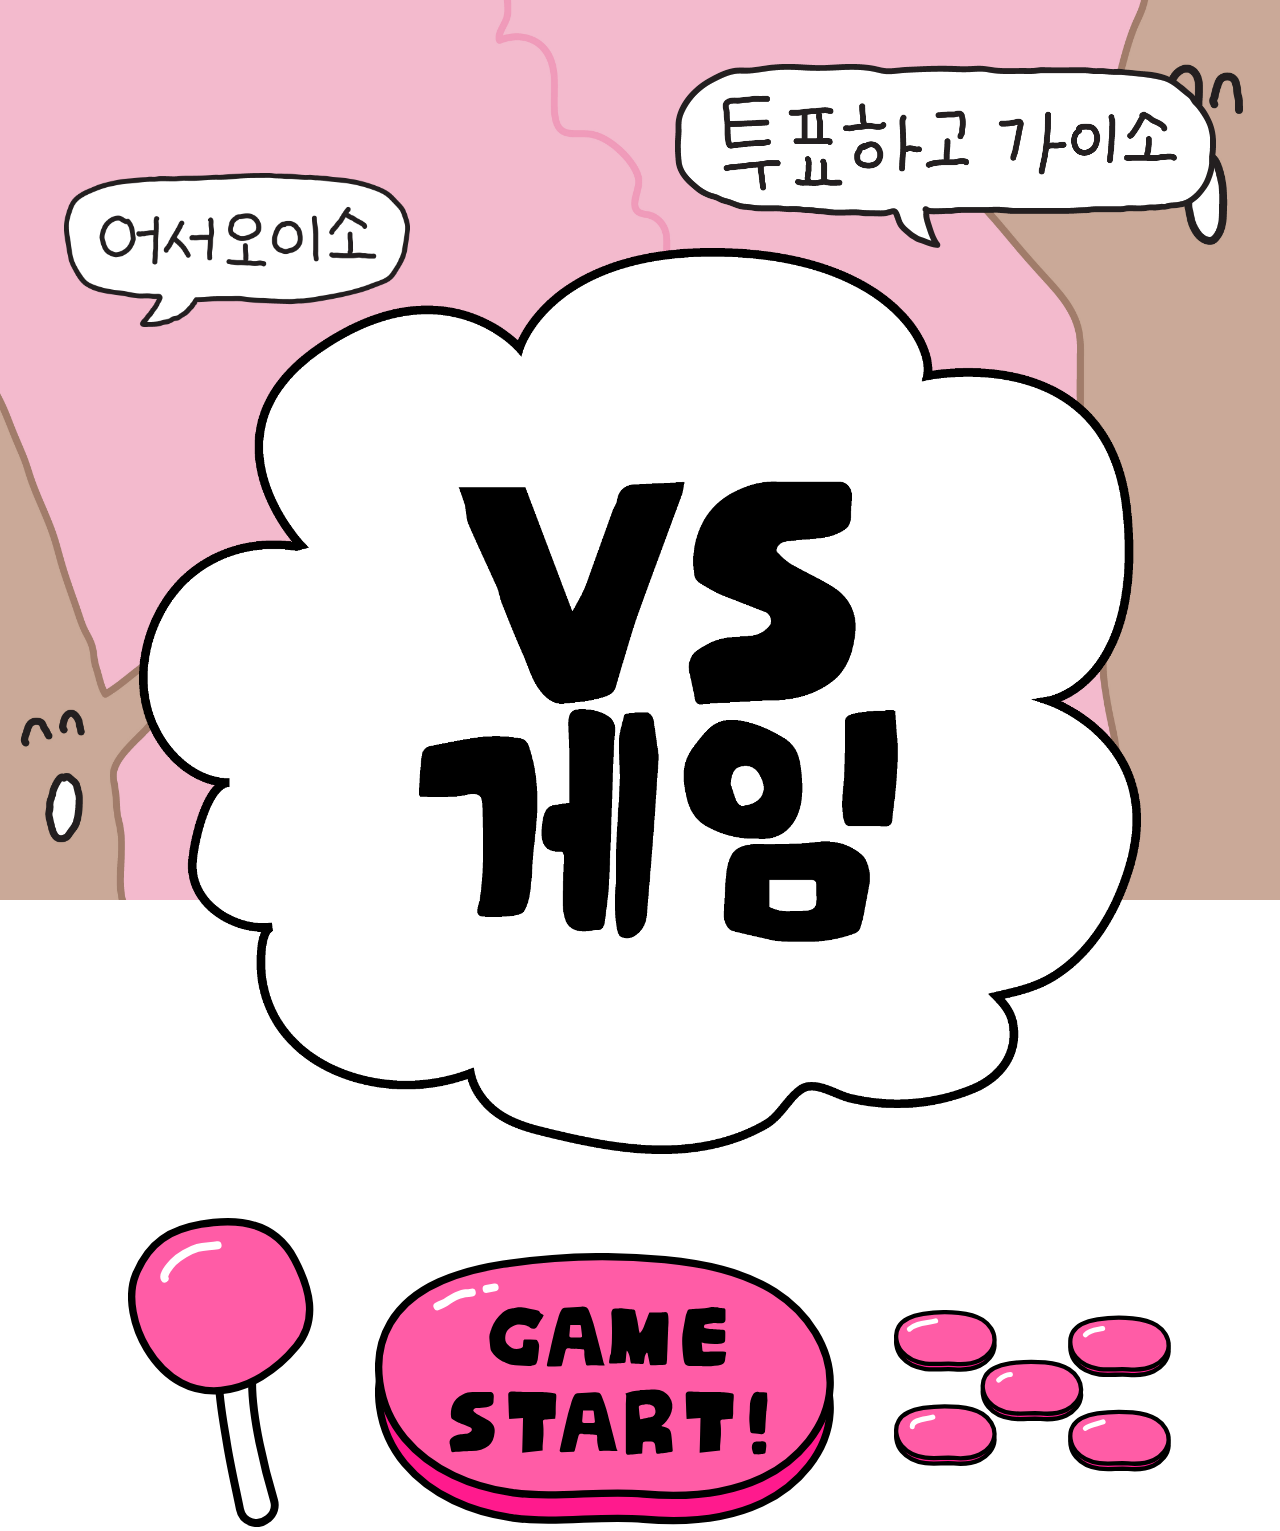
<file: index.html>
<!DOCTYPE html>
<html lang="ko">
<head>
  <meta charset="UTF-8">
  <meta name="viewport" content="width=device-width, initial-scale=1.0">
  <title>VS 게임</title>

  <link rel="stylesheet" href="css/style.css">
  <link rel="stylesheet" href="css/index.css">
</head>
<body class="home-body">
  <div class="sakura-container">
    <img src="images/home/sakura.svg" class="sakura" alt="꽃잎">
    <img src="images/home/sakura.svg" class="sakura" alt="꽃잎">
    <img src="images/home/sakura.svg" class="sakura" alt="꽃잎">
    <img src="images/home/sakura.svg" class="sakura" alt="꽃잎">
    <img src="images/home/sakura.svg" class="sakura" alt="꽃잎">
  </div>
  <!-- 상단 -->
  <header class="home-header">
    <!-- <img src="images/home/header.svg" alt="타이틀"> -->
  </header>

  <!-- 중앙 -->
  <main class="main">
    <div class="bubble-wrap">
      <div class="bubble right-bubble">
        <img src="images/home/right_bubble.png" alt="우측 말풍선">
      </div>
      <div class="bubble main-bubble">
        <img src="images/home/main_bubble.png" alt="메인 말풍선">
      </div>
      <div class="bubble left-bubble">
        <img src="images/home/left_bubble.png" alt="좌측 말풍선">
      </div>
    </div>
  </main>

  <!-- 하단 -->
  <footer class="footer">

    <!-- 좌측 레버 -->
    <div class="left">
      <svg width="22" height="36" viewBox="0 0 22 36" fill="none" xmlns="http://www.w3.org/2000/svg">
        <path d="M10.38 7.81822C11.53 6.90822 13.24 7.51822 13.54 8.95822C14.19 12.0282 14.63 15.0882 14.47 18.3882C14.25 23.0082 16.15 30.0182 17 32.8682C17.23 33.6382 16.97 34.4682 16.35 34.9682L16.21 35.0782C15.05 36.0082 13.33 35.3782 13.04 33.9182C12.53 31.3982 11.94 28.8782 11.52 26.2682C11.1 23.6582 10.6 21.2682 10.55 18.4882C10.52 16.5482 10.74 12.5382 9.76001 10.1882C9.41001 9.35822 9.63001 8.40822 10.34 7.84822C10.35 7.83822 10.37 7.82822 10.38 7.81822Z" fill="white" stroke="black" stroke-width="0.93" stroke-miterlimit="10"/>
        <path d="M8.52001 0.718221C5.01001 1.31822 2.47001 2.73822 0.900011 6.57822C-0.179989 9.21822 0.730011 12.7882 2.21001 15.2282C6.78001 22.7682 14.83 20.7482 19.62 14.9282C22.16 11.8382 21.16 8.17822 19.4 4.82822C17.43 1.05822 14 0.088221 9.93001 0.528221C9.44001 0.578221 8.97001 0.648221 8.52001 0.718221Z" fill="#FF5CA6" stroke="black" stroke-width="0.86" stroke-miterlimit="10"/>
        <path d="M4.26997 7.04821C3.99997 6.57821 4.92997 5.50821 5.24997 5.16821C5.90997 4.45821 7.19997 3.73821 8.09997 3.47821C8.91997 3.24821 9.59997 3.32821 10.43 3.16821" stroke="white" stroke-width="0.93" stroke-miterlimit="10" stroke-linecap="round"/>
      </svg>
    </div>

    <!-- 중앙 시작 버튼 -->
    <a href="juisoon.html" class="start-btn center" id="startBtn">
      <svg width="54" height="32" viewBox="0 0 54 32" fill="none" xmlns="http://www.w3.org/2000/svg">
        <path d="M16.1601 30.9838C11.3701 30.3338 6.58014 28.3538 3.48014 24.6438C0.380144 20.9338 -0.659854 15.3138 1.79015 11.1438C4.40015 6.71384 9.92015 5.04384 15.0001 4.26384C21.2401 3.30384 27.6101 3.12384 33.8901 3.73384C38.3701 4.17384 42.9401 5.05384 46.7401 7.47384C50.5401 9.89384 53.4401 14.1238 53.2101 18.6238C52.9701 23.2838 49.4201 27.2938 45.1801 29.2638C40.8501 31.2838 36.0601 31.5538 31.3901 31.1338C26.3101 30.6838 21.2501 31.6738 16.1501 30.9738L16.1601 30.9838Z" fill="#FF1A8D" stroke="black" stroke-width="0.86" stroke-miterlimit="10"/>
        <path d="M16.1601 28.0338C11.3701 27.3838 6.58014 25.4038 3.48014 21.6938C0.380144 17.9838 -0.659854 12.3638 1.79015 8.19383C4.40015 3.76383 9.92015 2.09383 15.0001 1.31383C21.2401 0.35383 27.6101 0.173829 33.8901 0.78383C38.3701 1.22383 42.9401 2.10383 46.7401 4.52383C50.5401 6.94383 53.4401 11.1738 53.2101 15.6738C52.9701 20.3338 49.4201 24.3438 45.1801 26.3138C40.8501 28.3338 36.0601 28.6038 31.3901 28.1838C26.3101 27.7338 21.2501 28.7238 16.1501 28.0238L16.1601 28.0338Z" fill="#FF5CA6" stroke="black" stroke-width="0.86" stroke-miterlimit="10"/>
        <path d="M19.4501 7.73384C19.1401 8.26384 18.9501 8.58384 18.8901 8.68384C18.8201 8.79384 18.7001 8.85384 18.5301 8.86384C18.3701 8.86384 18.2401 8.82384 18.1401 8.73384C18.0001 8.60384 17.7701 8.49384 17.4501 8.42384C17.0701 8.34384 16.7701 8.33384 16.5501 8.40384C16.1901 8.51384 15.9001 8.66384 15.6801 8.84384C15.4601 9.02384 15.3201 9.27384 15.2601 9.59384C15.2001 9.96384 15.2201 10.2438 15.3201 10.4438C15.4601 10.7038 15.7001 10.9238 16.0201 11.0938C16.2801 11.2338 16.6301 11.2538 17.0601 11.1438C17.2301 11.1038 17.3101 10.9938 17.3101 10.8238C17.3101 10.6738 17.3201 10.4738 17.3601 10.2438C17.3601 10.2138 17.3801 10.1838 17.4201 10.1538C17.4501 10.1238 17.4801 10.1038 17.5101 10.1038C17.9501 10.1038 18.3701 10.1238 18.7601 10.1438C18.8101 10.1438 18.8601 10.1438 18.9001 10.1738C18.9401 10.2038 18.9701 10.2238 19.0001 10.2838C19.0301 10.3338 19.0501 10.3738 19.0601 10.3838C19.0701 10.3938 19.0901 10.4438 19.1201 10.5238C19.1801 10.6538 19.2001 10.7938 19.1901 10.9438C19.1501 11.4938 19.0901 11.9838 19.0301 12.4138C19.0101 12.5538 18.9501 12.7438 18.8401 12.9838C18.8201 13.0338 18.7501 13.0638 18.6401 13.0938C18.6001 13.1038 18.5501 13.1238 18.4801 13.1338C18.4101 13.1538 18.3501 13.1738 18.3001 13.1838C18.2601 13.1938 18.2001 13.2038 18.1401 13.2138C18.0801 13.2138 18.0201 13.2238 17.9701 13.2238C17.2001 13.1938 16.5201 13.1438 15.9501 13.0738C15.8701 13.0638 15.7901 13.0438 15.7101 13.0138C15.6301 12.9838 15.5301 12.9338 15.4201 12.8838C15.3101 12.8338 15.2301 12.7938 15.1801 12.7738C15.1401 12.7538 15.0901 12.7338 15.0201 12.7038C14.9501 12.6738 14.9001 12.6538 14.8801 12.6438C14.3601 12.4138 13.9301 12.0238 13.5901 11.4638C13.5401 11.3838 13.5001 11.2138 13.4701 10.9638C13.4301 10.6038 13.3901 10.2638 13.3701 9.94384C13.3701 9.87384 13.3701 9.82384 13.3701 9.80384C13.3701 9.78384 13.3701 9.74384 13.3801 9.67384C13.4001 9.60384 13.4001 9.55384 13.4001 9.54384C13.4001 9.53384 13.4001 9.48384 13.4301 9.41384C13.4601 9.34384 13.4601 9.30384 13.4701 9.28384C13.4701 9.26384 13.4801 9.22384 13.5101 9.15384C13.5301 9.08384 13.5501 9.04384 13.5501 9.03384C13.5501 9.02384 13.5701 8.97384 13.6001 8.90384C13.6301 8.83384 13.6401 8.79384 13.6401 8.78384C13.9001 8.07384 14.3201 7.46384 14.9301 6.95384C15.2801 6.66384 15.6601 6.49384 16.0901 6.45384C16.1201 6.45384 16.2401 6.43384 16.4501 6.39384C16.6601 6.35384 16.8101 6.34384 16.9301 6.34384C17.1401 6.34384 17.4301 6.38384 17.8101 6.45384C18.1501 6.51384 18.5501 6.60384 19.0301 6.72384C19.1501 6.75384 19.2201 6.80384 19.2401 6.87384C19.2801 7.00384 19.3901 7.10384 19.5601 7.16384C19.5801 7.17384 19.6001 7.18384 19.6201 7.20384C19.6401 7.22384 19.6601 7.24384 19.6801 7.26384C19.7001 7.28384 19.7101 7.29384 19.7201 7.30384C19.5701 7.58384 19.4901 7.72384 19.4801 7.74384L19.4501 7.73384Z" fill="black"/>
        <path d="M26.2201 13.1438C25.9601 13.1438 25.7601 13.1338 25.6201 13.1338C25.3701 13.1338 25.1401 13.1338 24.9201 13.1538C24.8401 13.1638 24.7901 13.1538 24.7501 13.1338C24.7101 13.1138 24.6901 13.0638 24.6701 12.9938C24.5101 12.4138 24.4501 11.9338 24.4801 11.5438C24.4801 11.5338 24.4701 11.4438 24.4401 11.2838C23.6801 11.2438 23.2401 11.2138 23.1201 11.2038C22.9901 11.2038 22.8701 11.1838 22.7401 11.1438C22.6301 11.1138 22.5301 11.1238 22.4501 11.1738C22.3701 11.2238 22.3101 11.3038 22.2801 11.4138C22.2401 11.5838 22.1701 11.8438 22.0801 12.2138C21.9901 12.5838 21.9201 12.8638 21.8701 13.0538C21.8601 13.0938 21.8401 13.1338 21.8101 13.1738C21.7801 13.2138 21.7601 13.2338 21.7301 13.2338C21.2601 13.2638 20.7801 13.2738 20.3101 13.2838C20.2301 13.2838 20.1701 13.2638 20.1301 13.2138C20.0901 13.1638 20.0801 13.0938 20.1101 13.0038C20.2301 12.4438 20.3601 11.8838 20.4901 11.3138C20.7601 10.1438 20.9401 9.36384 21.0301 8.98384C21.0601 8.84384 21.1201 8.63384 21.2101 8.33384C21.3001 8.03384 21.3601 7.82384 21.4001 7.67384C21.5101 7.22384 21.6601 6.86384 21.8501 6.57384C21.9201 6.46384 22.0301 6.40384 22.1601 6.39384C22.9101 6.35384 23.5601 6.31384 24.1301 6.27384C24.3701 6.25384 24.5601 6.28384 24.6901 6.35384C24.8201 6.42384 24.9301 6.56384 25.0101 6.76384C25.2301 7.33384 25.4101 7.83384 25.5501 8.26384C25.5901 8.38384 25.7201 8.89384 25.9601 9.81384L26.4401 11.6738C26.4601 11.7538 26.5101 11.9338 26.5801 12.2138C26.6501 12.4938 26.7001 12.7038 26.7401 12.8538C26.7401 12.8738 26.7501 12.9038 26.7701 12.9338C26.7801 12.9638 26.8001 12.9938 26.8101 13.0138C26.8101 13.0338 26.8301 13.0638 26.8401 13.0838C26.8401 13.1038 26.8501 13.1238 26.8501 13.1338C26.8501 13.1438 26.8501 13.1538 26.8301 13.1538C26.7101 13.1538 26.5101 13.1538 26.2501 13.1438H26.2201ZM22.7301 9.65384C22.7201 9.80384 22.7901 9.87384 22.9401 9.87384C23.5301 9.87384 23.8901 9.87384 24.0201 9.87384C24.1001 9.87384 24.1501 9.85384 24.1801 9.82384C24.2101 9.78384 24.2201 9.73384 24.2101 9.66384C24.1301 8.98384 24.0901 8.60384 24.0701 8.52384C24.0701 8.50384 24.0501 8.48384 24.0301 8.45384C24.0101 8.43384 23.9901 8.41384 23.9701 8.41384C23.8301 8.41384 23.4501 8.41384 22.8301 8.41384C22.7701 9.16384 22.7401 9.57384 22.7301 9.65384Z" fill="black"/>
        <path d="M33.5301 6.93384C33.6301 6.93384 33.7201 6.93384 33.8301 6.91384C33.9701 6.89384 34.0701 6.91384 34.1401 6.96384C34.2101 7.01384 34.2501 7.11384 34.2701 7.26384C34.2901 7.39384 34.3101 7.53384 34.3101 7.69384C34.3101 7.85384 34.3201 7.97384 34.3201 8.04384C34.3201 8.11384 34.3201 8.27384 34.3001 8.50384C34.2801 8.73384 34.2801 8.86384 34.2801 8.88384C34.2601 9.38384 34.2401 9.87384 34.2201 10.3838C34.2201 10.5338 34.2101 10.7538 34.2001 11.0238C34.2001 11.2938 34.1801 11.5438 34.1701 11.7638C34.1601 11.9838 34.1501 12.2038 34.1501 12.4038C34.1501 12.4538 34.1501 12.5238 34.1301 12.6138C34.1201 12.7038 34.1101 12.7838 34.1101 12.8338C34.1101 12.9738 34.0401 13.0438 33.9101 13.0538C33.5301 13.0738 33.0001 13.1038 32.3101 13.1338C32.2501 13.1338 32.2001 13.1338 32.1801 13.0938C32.1601 13.0638 32.1401 13.0138 32.1201 12.9438C32.0701 12.6838 31.9801 12.2738 31.8601 11.7038C31.8601 11.6838 31.8301 11.6538 31.7801 11.6238C31.7601 11.6538 31.7401 11.6938 31.7001 11.7538C31.6601 11.8138 31.6401 11.8638 31.6101 11.9138C31.5901 11.9638 31.5701 12.0138 31.5601 12.0538C31.5401 12.1538 31.5201 12.2938 31.4901 12.4738C31.4601 12.6538 31.4501 12.7838 31.4401 12.8538C31.4401 12.8838 31.4201 12.9038 31.3901 12.9338C31.3601 12.9638 31.3401 12.9738 31.3101 12.9738C31.1601 12.9738 30.9401 12.9538 30.6601 12.9438C30.3801 12.9238 30.1801 12.9138 30.0601 12.9138C29.9901 12.9138 29.9401 12.8938 29.9201 12.8538C29.9001 12.8238 29.8801 12.7738 29.8701 12.6938C29.8401 12.5138 29.8201 12.3738 29.8101 12.2738C29.7901 12.1738 29.7601 12.0538 29.7101 11.9038C29.6601 11.7538 29.6001 11.6238 29.5301 11.5038L29.4501 11.4038C29.4201 11.5238 29.4101 11.5938 29.4101 11.5938C29.3501 12.1738 29.3201 12.5138 29.3101 12.6138C29.3101 12.6938 29.2801 12.7538 29.2501 12.7938C29.2101 12.8238 29.1601 12.8438 29.0901 12.8538C28.9801 12.8538 28.8101 12.8638 28.5601 12.8838C28.3101 12.8938 28.1201 12.9038 28.0001 12.9138C27.9701 12.9138 27.8201 12.9138 27.5501 12.9338C27.4201 12.9338 27.3601 12.8738 27.3701 12.7438C27.3701 12.7138 27.3901 12.5638 27.4301 12.3038C27.4601 12.1238 27.4701 12.0138 27.4901 11.9738C27.4901 11.9538 27.4901 11.9338 27.5101 11.9138C27.5301 11.8938 27.5401 11.8738 27.5401 11.8638C27.5701 11.7938 27.5801 11.7338 27.5901 11.6838C27.6501 11.0138 27.6901 10.6038 27.6901 10.4338C27.7101 10.1438 27.7101 9.74384 27.7101 9.24384C27.7101 8.93384 27.7101 8.57384 27.6901 8.16384C27.6901 8.04384 27.6901 7.88384 27.6701 7.66384C27.6601 7.44384 27.6501 7.30384 27.6401 7.22384C27.6301 7.08384 27.6401 6.99384 27.6401 6.94384C27.6901 6.74384 27.7401 6.62384 27.8001 6.56384C27.8601 6.51384 27.9901 6.48384 28.1801 6.49384C28.2401 6.49384 28.3401 6.49384 28.4701 6.48384C28.6001 6.47384 28.7001 6.46384 28.7701 6.47384C28.8301 6.47384 29.1101 6.50384 29.5901 6.55384C29.9301 6.58384 30.1301 6.60384 30.2001 6.61384C30.2801 6.62384 30.3401 6.65384 30.3801 6.69384C30.4201 6.73384 30.4401 6.79384 30.4501 6.88384C30.4501 6.99384 30.4901 7.15384 30.5501 7.35384C30.6101 7.55384 30.6401 7.69384 30.6501 7.77384C30.6901 7.95384 30.7301 8.19384 30.7801 8.51384C30.8301 8.83384 30.8601 9.03384 30.8801 9.13384C30.8801 9.13384 30.9101 9.22384 30.9601 9.39384C31.1801 9.16384 31.3301 8.91384 31.4201 8.66384C31.4601 8.53384 31.6001 8.17384 31.8301 7.59384C31.8601 7.52384 31.8801 7.45384 31.9101 7.37384C31.9401 7.30384 31.9701 7.22384 32.0101 7.13384C32.0501 7.04384 32.0701 6.98384 32.0901 6.95384H33.5301V6.93384Z" fill="black"/>
        <path d="M38.29 11.4238C38.29 11.4238 38.33 11.4738 38.38 11.5038C38.44 11.5338 38.49 11.5438 38.53 11.5438C38.77 11.5438 39.11 11.5438 39.56 11.5238C40.01 11.5138 40.32 11.5038 40.5 11.5038C40.6 11.5038 40.75 11.5238 40.93 11.5538C41.04 11.5738 41.08 11.6338 41.05 11.7638C40.99 12.0838 40.95 12.3238 40.94 12.4938C40.91 12.8038 40.76 13.0038 40.47 13.0738C39.97 13.2038 39.37 13.2538 38.66 13.2438C38.56 13.2438 37.99 13.2338 36.93 13.2238C36.65 13.2238 36.46 13.1738 36.34 13.0738C36.23 12.9738 36.15 12.7838 36.1 12.5138C36.02 11.9638 35.97 11.4938 35.95 11.1038C35.91 10.4638 35.91 9.97384 35.95 9.64384C35.99 9.27384 36.12 8.53384 36.32 7.43384C36.34 7.31384 36.4 7.11384 36.51 6.83384C36.57 6.67384 36.66 6.59384 36.79 6.58384C36.87 6.58384 37.03 6.57384 37.25 6.55384C37.47 6.53384 37.64 6.52384 37.76 6.52384C38.31 6.52384 38.83 6.46384 39.34 6.32384C39.45 6.32384 39.51 6.32384 39.53 6.31384C39.55 6.31384 39.61 6.31384 39.73 6.33384C39.84 6.35384 39.91 6.35384 39.93 6.35384C40.02 6.35384 40.11 6.37384 40.2 6.39384C40.3 6.40384 40.4 6.42384 40.52 6.43384C40.64 6.45384 40.73 6.46384 40.8 6.47384C40.92 6.49384 40.98 6.56384 40.98 6.70384C40.98 6.83384 40.98 7.01384 40.98 7.24384V7.79384C40.98 7.91384 40.94 8.01384 40.86 8.09384C40.78 8.17384 40.67 8.21384 40.55 8.21384C40.54 8.21384 40.36 8.21384 40.02 8.20384C39.68 8.19384 39.5 8.20384 39.49 8.20384C39.22 8.22384 38.92 8.27384 38.59 8.36384C38.55 8.36384 38.5 8.46384 38.46 8.64384C38.46 8.66384 38.46 8.68384 38.49 8.71384C38.52 8.74384 38.54 8.76384 38.56 8.77384C38.89 8.84384 39.14 8.88384 39.3 8.89384C39.48 8.91384 39.72 8.92384 40.04 8.94384C40.36 8.96384 40.57 8.97384 40.68 8.97384C40.79 8.97384 40.86 9.00384 40.9 9.05384C40.94 9.09384 40.96 9.17384 40.96 9.27384C40.96 9.74384 40.96 10.0738 40.94 10.2738C40.94 10.3138 40.92 10.3638 40.88 10.4038C40.85 10.4538 40.81 10.4838 40.77 10.5038C40.63 10.5638 40.48 10.6038 40.33 10.6238C40.12 10.6438 39.91 10.6438 39.71 10.6438C39.32 10.6438 38.93 10.6138 38.53 10.5538C38.53 10.5538 38.42 10.5138 38.2 10.4638C38.25 11.0038 38.28 11.3238 38.3 11.4238H38.29Z" fill="black"/>
        <path d="M13.5001 16.2638C13.6201 16.2638 13.7101 16.3138 13.7901 16.4138C13.8701 16.5138 13.9001 16.6338 13.8901 16.7738C13.8701 17.1038 13.8601 17.3038 13.8601 17.3738C13.8601 17.5038 13.8201 17.6138 13.7601 17.6838C13.7001 17.7538 13.6101 17.8238 13.4801 17.8838C13.3401 17.9538 13.1901 18.0038 13.0301 18.0238C12.8701 18.0538 12.6901 18.0738 12.4801 18.0838C12.2701 18.0938 12.1201 18.1138 12.0301 18.1238C12.0101 18.1238 11.9701 18.1238 11.8901 18.1338C11.8101 18.1438 11.7601 18.1538 11.7301 18.1538C11.7001 18.1538 11.6601 18.1838 11.6101 18.2138C11.5701 18.2438 11.5301 18.2938 11.5101 18.3438C11.4801 18.4138 11.4801 18.4638 11.5101 18.4838C11.5201 18.5038 11.5501 18.5338 11.6101 18.5838C11.6601 18.6338 11.7001 18.6738 11.7301 18.6938C11.7501 18.7138 11.7901 18.7438 11.8301 18.7738C11.8701 18.8138 11.9201 18.8438 11.9601 18.8638C12.0601 18.9238 12.2701 19.0338 12.5901 19.1938C12.9101 19.3638 13.1501 19.4938 13.3201 19.6038C13.5501 19.7538 13.7301 19.9538 13.8501 20.1838C13.9701 20.4138 14.0201 20.6738 13.9901 20.9538C13.9301 21.6738 13.7001 22.1938 13.2901 22.5338C12.7701 22.9538 12.1001 23.1638 11.2801 23.1638C11.1101 23.1638 10.6201 23.1838 9.8201 23.2338C9.7301 23.2338 9.60009 23.2338 9.44009 23.2538C9.28009 23.2638 9.17009 23.2738 9.11009 23.2838C8.99009 23.2938 8.92009 23.2338 8.90009 23.1038C8.89009 23.0238 8.84009 22.7838 8.76009 22.4038C8.73009 22.3038 8.72009 22.2138 8.72009 22.1238C8.72009 22.0438 8.72009 21.9638 8.76009 21.9038C8.79009 21.8438 8.8101 21.7838 8.8401 21.7438C8.8701 21.7038 8.91009 21.6538 8.98009 21.6038C9.05009 21.5538 9.10009 21.5138 9.15009 21.4938C9.19009 21.4638 9.27009 21.4238 9.37009 21.3738C9.47009 21.3238 9.58009 21.2738 9.70009 21.2438C9.82009 21.2138 9.92009 21.1938 10.0101 21.1838C10.0901 21.1838 10.2101 21.1638 10.3701 21.1538C10.5301 21.1438 10.6401 21.1338 10.6901 21.1338C10.9201 21.1138 11.1201 21.0038 11.2701 20.8238C11.3301 20.7538 11.3401 20.6738 11.3101 20.5638C11.2801 20.4638 11.2101 20.3938 11.1201 20.3638C10.2901 20.0338 9.84009 19.8638 9.79009 19.8438C9.58009 19.7538 9.3401 19.6238 9.0701 19.4538C8.9701 19.3938 8.92009 19.3038 8.90009 19.1938C8.83009 18.7038 8.88009 18.2538 9.04009 17.8238C9.26009 17.2338 9.67009 16.8038 10.2601 16.5338C10.7201 16.3138 11.1701 16.2238 11.6001 16.2638H13.5001Z" fill="black"/>
        <path d="M15.6901 19.4239C15.6601 18.9939 15.6501 18.7639 15.6501 18.7339C15.6401 18.4639 15.6301 18.0938 15.6101 17.6138C15.5901 17.1338 15.5901 16.7938 15.5801 16.6138C15.5701 16.3238 15.7101 16.1738 15.9901 16.1838C16.1601 16.1838 16.4201 16.2039 16.7901 16.2239C17.1601 16.2439 17.4401 16.2638 17.6301 16.2638C17.8501 16.2638 18.2201 16.2638 18.7201 16.2638C19.2201 16.2638 19.5901 16.2638 19.8101 16.2738C20.0701 16.2738 20.4301 16.3139 20.9101 16.3939C21.0301 16.4139 21.1101 16.4439 21.1501 16.4939C21.1901 16.5439 21.2101 16.6338 21.2001 16.7638C21.2001 16.8638 21.2001 16.9939 21.1801 17.1739C21.1601 17.3539 21.1501 17.4739 21.1501 17.5439C21.1501 17.5839 21.1401 17.8239 21.1301 18.2439C21.1301 18.5939 21.1301 18.7839 21.1301 18.8039C21.1301 18.8239 21.1101 19.0239 21.0701 19.3839C20.3901 19.4339 20.0201 19.4639 19.9601 19.4739C19.8201 19.4839 19.7201 19.5139 19.6801 19.5539C19.6401 19.5939 19.6301 19.6939 19.6401 19.8339C19.6701 20.0539 19.6901 20.2939 19.7001 20.5539C19.7001 20.8139 19.7001 21.0338 19.7001 21.2038C19.7001 21.3738 19.6701 21.6238 19.6501 21.9438C19.6201 22.2738 19.6101 22.4938 19.6001 22.6238V23.0839L17.2101 23.3638C17.2501 21.9738 17.2801 20.6239 17.3101 19.2939L15.6901 19.4139V19.4239Z" fill="black"/>
        <path d="M27.7201 23.1438C27.4601 23.1438 27.2601 23.1338 27.1201 23.1338C26.8701 23.1338 26.6401 23.1338 26.4201 23.1538C26.3401 23.1638 26.2901 23.1538 26.2501 23.1338C26.2101 23.1138 26.1901 23.0638 26.1701 22.9938C26.0101 22.4138 25.9501 21.9338 25.9801 21.5438C25.9801 21.5338 25.9701 21.4438 25.9401 21.2838C25.1801 21.2438 24.7401 21.2138 24.6201 21.2038C24.4901 21.2038 24.3701 21.1838 24.2401 21.1438C24.1301 21.1138 24.0301 21.1238 23.9501 21.1738C23.8701 21.2238 23.8101 21.3038 23.7801 21.4138C23.7401 21.5838 23.6701 21.8438 23.5801 22.2138C23.4901 22.5838 23.4201 22.8638 23.3701 23.0538C23.3601 23.0938 23.3401 23.1338 23.3101 23.1738C23.2801 23.2138 23.2601 23.2338 23.2301 23.2338C22.7601 23.2638 22.2801 23.2738 21.8101 23.2838C21.7301 23.2838 21.6701 23.2638 21.6301 23.2138C21.5901 23.1638 21.5801 23.0938 21.6101 23.0038C21.7301 22.4438 21.8601 21.8838 21.9901 21.3138C22.2601 20.1438 22.4401 19.3638 22.5301 18.9838C22.5601 18.8438 22.6201 18.6338 22.7101 18.3338C22.8001 18.0338 22.8601 17.8238 22.9001 17.6738C23.0101 17.2238 23.1601 16.8638 23.3501 16.5738C23.4201 16.4638 23.5301 16.4038 23.6601 16.3938C24.4101 16.3538 25.0601 16.3138 25.6301 16.2738C25.8701 16.2538 26.0601 16.2838 26.1901 16.3538C26.3201 16.4238 26.4301 16.5638 26.5101 16.7638C26.7301 17.3338 26.9101 17.8338 27.0501 18.2638C27.0901 18.3838 27.2201 18.8938 27.4601 19.8138L27.9401 21.6738C27.9601 21.7538 28.0101 21.9338 28.0801 22.2138C28.1501 22.4938 28.2001 22.7038 28.2401 22.8538C28.2401 22.8738 28.2501 22.9038 28.2701 22.9338C28.2801 22.9638 28.3001 22.9938 28.3101 23.0138C28.3101 23.0338 28.3301 23.0638 28.3401 23.0838C28.3401 23.1038 28.3501 23.1238 28.3501 23.1338C28.3501 23.1438 28.3501 23.1538 28.3301 23.1538C28.2101 23.1538 28.0101 23.1538 27.7501 23.1438H27.7201ZM24.2301 19.6538C24.2201 19.8038 24.2901 19.8738 24.4401 19.8738C25.0301 19.8738 25.3901 19.8738 25.5201 19.8738C25.6001 19.8738 25.6501 19.8538 25.6801 19.8238C25.7101 19.7838 25.7201 19.7338 25.7101 19.6638C25.6301 18.9838 25.5901 18.6038 25.5701 18.5238C25.5701 18.5038 25.5501 18.4838 25.5301 18.4538C25.5101 18.4338 25.4901 18.4138 25.4701 18.4138C25.3301 18.4138 24.9501 18.4138 24.3301 18.4138C24.2701 19.1638 24.2401 19.5738 24.2301 19.6538Z" fill="black"/>
        <path d="M30.93 16.0438C31.06 16.0438 31.33 16.0238 31.75 16.0038C32.17 15.9838 32.49 15.9738 32.72 15.9738C33.47 15.9938 34.05 16.2938 34.46 16.8838C34.79 17.3638 34.86 17.9238 34.67 18.5638C34.5 19.1138 34.2 19.5938 33.77 19.9938C33.76 19.9938 33.67 20.0638 33.5 20.2038L33.54 20.2638C33.9 20.3738 34.09 20.4238 34.11 20.4338C34.4 20.5138 34.57 20.7438 34.63 21.1338C34.66 21.3238 34.68 21.5238 34.7 21.7338C34.72 21.9438 34.74 22.1838 34.76 22.4638C34.78 22.7438 34.8 22.9438 34.81 23.0638C34.82 23.1838 34.76 23.2438 34.63 23.2638C33.82 23.3738 33.32 23.4438 33.13 23.4738C33.03 23.4938 32.97 23.4738 32.93 23.4438C32.89 23.4038 32.87 23.3438 32.85 23.2538C32.84 23.1538 32.82 23.0138 32.8 22.8338C32.78 22.6538 32.76 22.5238 32.75 22.4638C32.71 22.1738 32.55 22.0238 32.25 22.0338H31.65C31.53 22.0338 31.44 22.0538 31.39 22.1038C31.34 22.1438 31.31 22.2338 31.3 22.3538C31.3 22.4038 31.28 22.7638 31.24 23.4338C31.22 23.4438 31.21 23.4538 31.2 23.4538C31 23.4738 30.72 23.4938 30.35 23.5238C29.98 23.5538 29.72 23.5738 29.57 23.5838C29.5 23.5938 29.44 23.5738 29.4 23.5138C29.35 23.4538 29.33 23.3738 29.33 23.2538C29.33 23.2038 29.33 22.9338 29.33 22.4438V20.1538C29.33 20.0538 29.33 19.7238 29.33 19.1538C29.33 18.5838 29.33 18.1438 29.33 17.8438C29.33 17.7138 29.33 17.5138 29.35 17.2638C29.36 17.0138 29.37 16.8238 29.37 16.7038C29.37 16.6738 29.37 16.6538 29.36 16.6238C29.36 16.5938 29.34 16.5638 29.32 16.5238C29.3 16.4838 29.29 16.4538 29.29 16.4238C29.88 16.1938 30.43 16.0738 30.96 16.0638L30.93 16.0438ZM32.07 19.2238C32.07 19.2238 32.14 19.2138 32.21 19.1938C32.28 19.1838 32.33 19.1638 32.37 19.1538C32.41 19.1438 32.45 19.1238 32.49 19.1038C32.53 19.0838 32.57 19.0638 32.6 19.0338C32.81 18.8138 32.86 18.5338 32.73 18.1838C32.65 17.9538 32.44 17.8038 32.11 17.7238C32.02 17.7038 31.93 17.6938 31.83 17.6838C31.73 17.6738 31.63 17.6838 31.53 17.7038C31.43 17.7238 31.34 17.7438 31.27 17.7538C31.2 17.7738 31.1 17.7938 30.99 17.8238C30.88 17.8538 30.84 17.9238 30.85 18.0238C30.85 18.1038 30.87 18.2338 30.88 18.4238C30.9 18.6138 30.91 18.7538 30.92 18.8638C30.92 18.8838 30.95 19.0738 31.01 19.4438C31.66 19.3038 32.02 19.2238 32.08 19.2038L32.07 19.2238Z" fill="black"/>
        <path d="M36.4401 19.4239C36.4101 18.9939 36.4001 18.7639 36.4001 18.7339C36.3901 18.4639 36.3801 18.0938 36.3601 17.6138C36.3401 17.1338 36.3401 16.7938 36.3301 16.6138C36.3201 16.3238 36.4601 16.1738 36.7401 16.1838C36.9101 16.1838 37.1701 16.2039 37.5401 16.2239C37.9101 16.2439 38.1901 16.2638 38.3801 16.2638C38.6001 16.2638 38.9701 16.2638 39.4701 16.2638C39.9701 16.2638 40.3401 16.2638 40.5601 16.2738C40.8201 16.2738 41.1801 16.3139 41.6601 16.3939C41.7801 16.4139 41.8601 16.4439 41.9001 16.4939C41.9401 16.5439 41.9601 16.6338 41.9501 16.7638C41.9501 16.8638 41.9501 16.9939 41.9301 17.1739C41.9101 17.3539 41.9001 17.4739 41.9001 17.5439C41.9001 17.5839 41.8901 17.8239 41.8801 18.2439C41.8801 18.5939 41.8801 18.7839 41.8801 18.8039C41.8801 18.8239 41.8601 19.0239 41.8201 19.3839C41.1401 19.4339 40.7701 19.4639 40.7101 19.4739C40.5701 19.4839 40.4701 19.5139 40.4301 19.5539C40.3901 19.5939 40.3801 19.6939 40.3901 19.8339C40.4201 20.0539 40.4401 20.2939 40.4501 20.5539C40.4501 20.8139 40.4501 21.0338 40.4501 21.2038C40.4501 21.3738 40.4201 21.6238 40.4001 21.9438C40.3701 22.2738 40.3601 22.4938 40.3501 22.6238V23.0839L37.9601 23.3638C38.0001 21.9738 38.0301 20.6239 38.0601 19.2939L36.4401 19.4139V19.4239Z" fill="black"/>
        <path d="M45.7601 18.4638C45.7601 18.4638 45.7201 19.1438 45.6401 20.4138C45.6201 20.6738 45.6101 20.8338 45.6001 20.9038C45.6001 20.9738 45.5501 21.0338 45.4501 21.1038C45.3601 21.1638 45.2601 21.1938 45.1701 21.1838C44.9801 21.1738 44.6301 21.1438 44.1301 21.0838C43.9701 21.0638 43.8801 20.9738 43.8701 20.8238C43.8101 20.1138 43.7701 19.6638 43.7701 19.4738C43.7701 19.3038 43.7701 19.0538 43.8001 18.7338C43.8301 18.4138 43.8301 18.1738 43.8301 18.0138C43.8301 17.4438 43.9501 16.9538 44.2001 16.5538C44.3601 16.2938 44.5801 16.1838 44.8501 16.2438C44.9901 16.2738 45.2601 16.2838 45.6701 16.3038C45.7301 16.3038 45.7801 16.3238 45.8101 16.3438C45.8401 16.3638 45.8501 16.4038 45.8501 16.4738C45.8501 16.5138 45.8601 16.7738 45.8901 17.2438C45.8201 18.0138 45.7801 18.4238 45.7801 18.4738L45.7601 18.4638ZM44.6701 23.5338C44.4601 23.5338 44.3301 23.5238 44.2901 23.4938C44.2501 23.4638 44.1901 23.3638 44.1501 23.1938C44.1101 23.0438 44.0901 22.9138 44.0701 22.8238C44.0601 22.7338 44.0701 22.6138 44.0901 22.4838C44.1201 22.3538 44.1801 22.2338 44.2701 22.1438C44.3101 22.1038 44.3901 22.0738 44.4901 22.0638C44.5401 22.0638 44.6301 22.0638 44.7701 22.0538C44.9101 22.0438 45.0101 22.0538 45.0801 22.0338C45.3301 21.9938 45.5101 22.0138 45.6201 22.1138C45.7301 22.2038 45.7701 22.3738 45.7501 22.6238C45.7301 22.8438 45.7001 23.0838 45.6601 23.3238C45.6601 23.3538 45.6401 23.3738 45.6101 23.4038C45.5801 23.4338 45.5601 23.4538 45.5401 23.4538C45.4601 23.4738 45.2001 23.5038 44.7501 23.5638V23.5438H44.6801L44.6701 23.5338Z" fill="black"/>
        <path d="M7.30017 6.23382C7.86017 5.92382 8.03017 5.92382 8.24017 5.78382C8.45017 5.64382 9.31017 5.10382 9.54017 5.01382C10.6602 4.59382 10.1402 4.80382 11.3202 4.63382" stroke="white" stroke-width="0.93" stroke-miterlimit="10" stroke-linecap="round"/>
        <path d="M13.0502 4.19383C13.5202 4.09383 13.9902 4.02383 13.9902 4.02383" stroke="white" stroke-width="0.93" stroke-miterlimit="10" stroke-linecap="round"/>
        </svg>
      </a>

    <!-- 우측 버튼 -->
    <div class="right">
      <svg width="31" height="18" viewBox="0 0 31 18" fill="none" xmlns="http://www.w3.org/2000/svg">
        <path d="M3.43358 16.7557C2.45358 16.6257 1.48357 16.2157 0.853574 15.4657C0.223574 14.7157 0.0135781 13.5657 0.513578 12.7157C1.04358 11.8157 2.17357 11.4757 3.20357 11.3157C4.47357 11.1157 5.77357 11.0857 7.05357 11.2057C7.96357 11.2957 8.89357 11.4757 9.67357 11.9657C10.4536 12.4557 11.0336 13.3157 10.9936 14.2357C10.9436 15.1857 10.2236 16.0057 9.36358 16.4057C8.48358 16.8157 7.50357 16.8757 6.55357 16.7857C5.52357 16.6957 4.49357 16.8957 3.45357 16.7557H3.43358Z" fill="#FF1A8D" stroke="black" stroke-width="0.47" stroke-miterlimit="10"/>
        <path d="M3.43358 16.1557C2.45358 16.0257 1.48357 15.6157 0.853574 14.8657C0.223574 14.1157 0.0135781 12.9657 0.513578 12.1157C1.04358 11.2157 2.17357 10.8757 3.20357 10.7157C4.47357 10.5157 5.77357 10.4857 7.05357 10.6057C7.96357 10.6957 8.89357 10.8757 9.67357 11.3657C10.4536 11.8557 11.0336 12.7157 10.9936 13.6357C10.9436 14.5857 10.2236 15.4057 9.36358 15.8057C8.48358 16.2157 7.50357 16.2757 6.55357 16.1857C5.52357 16.0957 4.49357 16.2957 3.45357 16.1557H3.43358Z" fill="#FF5CA6" stroke="black" stroke-width="0.47" stroke-miterlimit="10"/>
        <path d="M22.4836 17.3558C21.5036 17.2258 20.5336 16.8158 19.9036 16.0658C19.2736 15.3158 19.0636 14.1658 19.5636 13.3158C20.0936 12.4158 21.2236 12.0758 22.2536 11.9158C23.5236 11.7158 24.8236 11.6858 26.1036 11.8058C27.0136 11.8958 27.9436 12.0758 28.7236 12.5658C29.5036 13.0558 30.0836 13.9158 30.0436 14.8358C29.9936 15.7858 29.2736 16.6058 28.4136 17.0058C27.5336 17.4158 26.5536 17.4758 25.6036 17.3858C24.5736 17.2958 23.5436 17.4958 22.5036 17.3558H22.4836Z" fill="#FF1A8D" stroke="black" stroke-width="0.47" stroke-miterlimit="10"/>
        <path d="M22.4836 16.7557C21.5036 16.6257 20.5336 16.2157 19.9036 15.4657C19.2736 14.7157 19.0636 13.5657 19.5636 12.7157C20.0936 11.8157 21.2236 11.4757 22.2536 11.3157C23.5236 11.1157 24.8236 11.0857 26.1036 11.2057C27.0136 11.2957 27.9436 11.4757 28.7236 11.9657C29.5036 12.4557 30.0836 13.3157 30.0436 14.2357C29.9936 15.1857 29.2736 16.0057 28.4136 16.4057C27.5336 16.8157 26.5536 16.8757 25.6036 16.7857C24.5736 16.6957 23.5436 16.8957 22.5036 16.7557H22.4836Z" fill="#FF5CA6" stroke="black" stroke-width="0.47" stroke-miterlimit="10"/>
        <path d="M3.43358 6.45576C2.45358 6.32576 1.48357 5.91576 0.853574 5.16576C0.223574 4.41576 0.0135781 3.26576 0.513578 2.41576C1.04358 1.51576 2.17357 1.17576 3.20357 1.01576C4.47357 0.81576 5.77357 0.78576 7.05357 0.90576C7.96357 0.99576 8.89357 1.17576 9.67357 1.66576C10.4536 2.15576 11.0336 3.01576 10.9936 3.93576C10.9436 4.88576 10.2236 5.70576 9.36358 6.10576C8.48358 6.51576 7.50357 6.57576 6.55357 6.48576C5.52357 6.39576 4.49357 6.59576 3.45357 6.45576H3.43358Z" fill="#FF1A8D" stroke="black" stroke-width="0.47" stroke-miterlimit="10"/>
        <path d="M3.43358 5.85575C2.45358 5.72575 1.48357 5.31575 0.853574 4.56575C0.223574 3.81575 0.0135781 2.66576 0.513578 1.81576C1.04358 0.915755 2.17357 0.575754 3.20357 0.415754C4.47357 0.215754 5.77357 0.185754 7.05357 0.305754C7.96357 0.395754 8.89357 0.575755 9.67357 1.06575C10.4536 1.55575 11.0336 2.41575 10.9936 3.33575C10.9436 4.28575 10.2236 5.10575 9.36358 5.50575C8.48358 5.91575 7.50357 5.97575 6.55357 5.88575C5.52357 5.79575 4.49357 5.99575 3.45357 5.85575H3.43358Z" fill="#FF5CA6" stroke="black" stroke-width="0.47" stroke-miterlimit="10"/>
        <path d="M22.4836 7.05577C21.5036 6.92577 20.5336 6.51577 19.9036 5.76577C19.2736 5.01577 19.0636 3.86577 19.5636 3.01577C20.0936 2.11577 21.2236 1.77577 22.2536 1.61577C23.5236 1.41577 24.8236 1.38577 26.1036 1.50577C27.0136 1.59577 27.9436 1.77577 28.7236 2.26577C29.5036 2.75577 30.0836 3.61577 30.0436 4.53577C29.9936 5.48577 29.2736 6.30577 28.4136 6.70577C27.5336 7.11577 26.5536 7.17577 25.6036 7.08577C24.5736 6.99577 23.5436 7.19577 22.5036 7.05577H22.4836Z" fill="#FF1A8D" stroke="black" stroke-width="0.47" stroke-miterlimit="10"/>
        <path d="M22.4836 6.45576C21.5036 6.32576 20.5336 5.91576 19.9036 5.16576C19.2736 4.41576 19.0636 3.26576 19.5636 2.41576C20.0936 1.51576 21.2236 1.17576 22.2536 1.01576C23.5236 0.81576 24.8236 0.78576 26.1036 0.90576C27.0136 0.99576 27.9436 1.17576 28.7236 1.66576C29.5036 2.15576 30.0836 3.01576 30.0436 3.93576C29.9936 4.88576 29.2736 5.70576 28.4136 6.10576C27.5336 6.51576 26.5536 6.57576 25.6036 6.48576C24.5736 6.39576 23.5436 6.59576 22.5036 6.45576H22.4836Z" fill="#FF5CA6" stroke="black" stroke-width="0.47" stroke-miterlimit="10"/>
        <path d="M4.55359 1.18576C3.61359 1.44576 2.44359 1.35576 1.68359 2.09576" stroke="white" stroke-width="0.55" stroke-miterlimit="10" stroke-linecap="round"/>
        <path d="M1.99356 12.7658C1.96356 11.9158 3.65356 11.9458 4.24356 11.7258" stroke="white" stroke-width="0.55" stroke-miterlimit="10" stroke-linecap="round"/>
        <path d="M20.9336 2.72576C21.4036 2.15576 22.1836 2.16576 22.8236 2.02576" stroke="white" stroke-width="0.55" stroke-miterlimit="10" stroke-linecap="round"/>
        <path d="M20.9336 12.9458C21.4636 12.5158 22.2636 12.4758 22.8736 12.2458" stroke="white" stroke-width="0.55" stroke-miterlimit="10" stroke-linecap="round"/>
        <path d="M12.9036 11.8858C11.9236 11.7558 10.9536 11.3458 10.3236 10.5958C9.69355 9.84575 9.48355 8.69575 9.98355 7.84575C10.5135 6.94575 11.6435 6.60575 12.6735 6.44575C13.9435 6.24575 15.2435 6.21575 16.5235 6.33575C17.4335 6.42575 18.3635 6.60575 19.1435 7.09575C19.9235 7.58575 20.5035 8.44575 20.4635 9.36575C20.4135 10.3158 19.6936 11.1358 18.8336 11.5358C17.9536 11.9458 16.9735 12.0058 16.0235 11.9158C14.9935 11.8258 13.9635 12.0258 12.9235 11.8858H12.9036Z" fill="#FF1A8D" stroke="black" stroke-width="0.47" stroke-miterlimit="10"/>
        <path d="M12.9036 11.2857C11.9236 11.1557 10.9536 10.7457 10.3236 9.99575C9.69355 9.24575 9.48355 8.09575 9.98355 7.24575C10.5135 6.34575 11.6435 6.00575 12.6735 5.84575C13.9435 5.64575 15.2435 5.61575 16.5235 5.73575C17.4335 5.82575 18.3635 6.00575 19.1435 6.49575C19.9235 6.98575 20.5035 7.84575 20.4635 8.76575C20.4135 9.71575 19.6936 10.5357 18.8336 10.9357C17.9536 11.3457 16.9735 11.4057 16.0235 11.3157C14.9935 11.2257 13.9635 11.4257 12.9235 11.2857H12.9036Z" fill="#FF5CA6" stroke="black" stroke-width="0.47" stroke-miterlimit="10"/>
        <path d="M12.7336 7.04575C12.2336 7.05575 11.7936 7.34574 11.4436 7.66574" stroke="white" stroke-width="0.55" stroke-miterlimit="10" stroke-linecap="round"/>
        </svg>
    </div>

  </footer>

  <script src="js/api.js"></script>
  <script>
    document.getElementById('startBtn').addEventListener('click', async function(e) {
      e.preventDefault();

      localStorage.removeItem('answers');
      localStorage.removeItem('sessionId');

      const result = await apiCreateSession();
      if (result && result.sessionId) {
        localStorage.setItem('sessionId', result.sessionId);
      }

      window.location.href = 'juisoon.html';
    });
  </script>
</body>
</html>
</file>
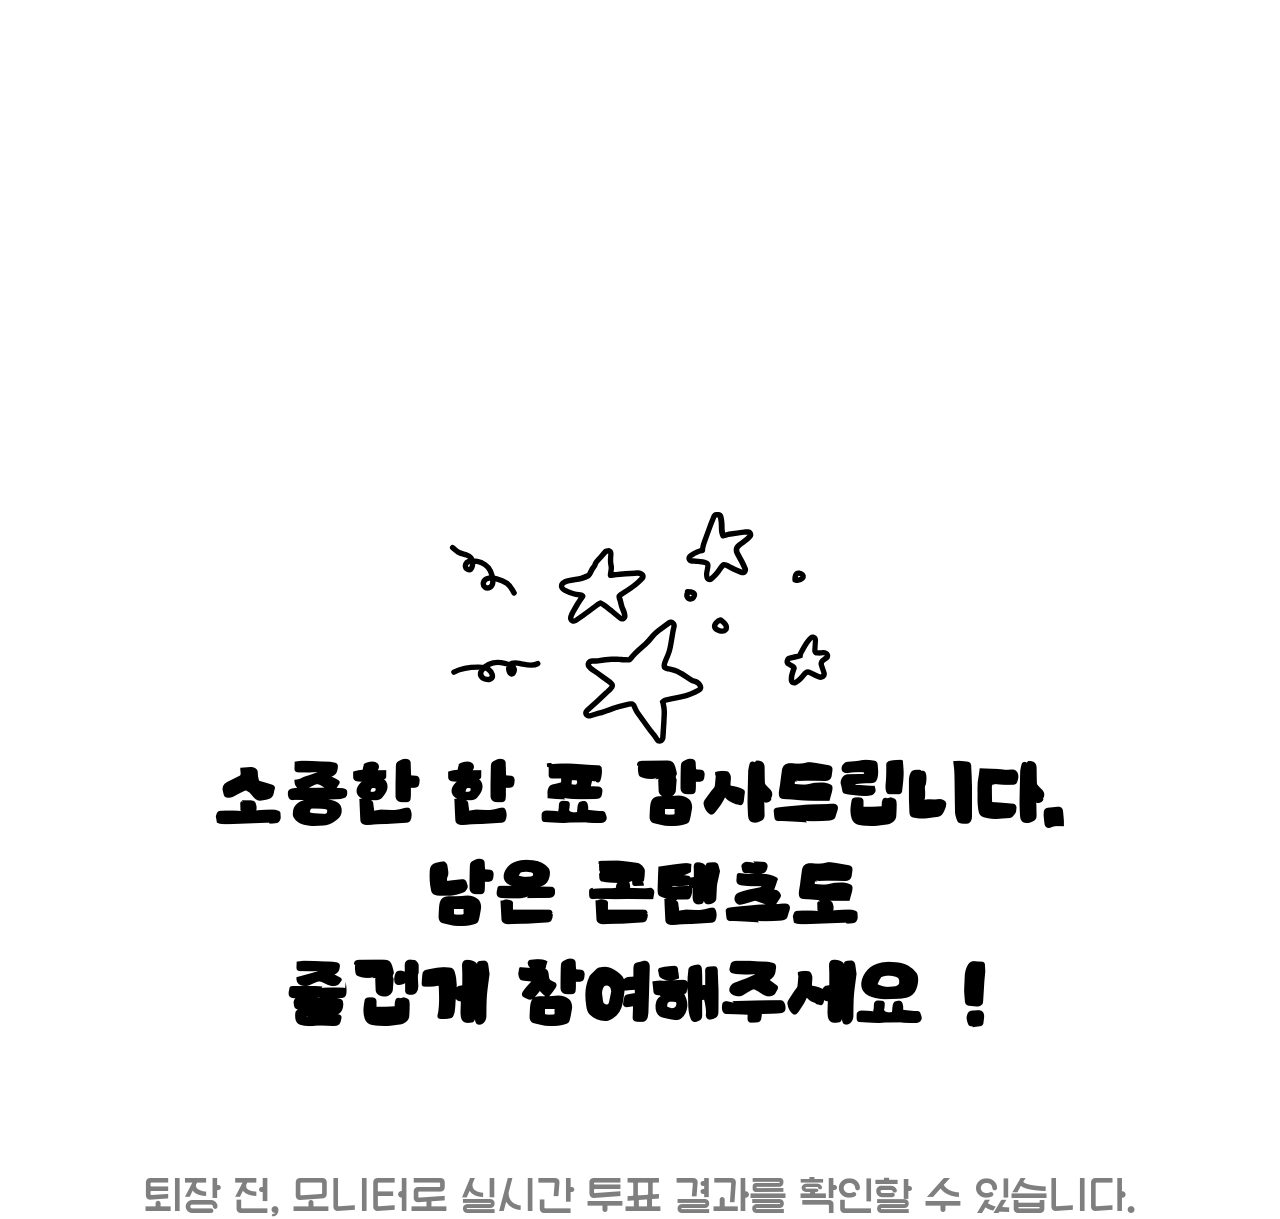
<file: complete.html>
<!DOCTYPE html>
<html lang="ko">
<head>
  <meta charset="UTF-8">
  <meta name="viewport" content="width=device-width, initial-scale=1.0">
  <title>VS 게임</title>

  <link rel="stylesheet" href="css/style.css">
  <link rel="stylesheet" href="css/complete.css">
</head>
<body class="complete-body">
  <main class="complete-wrap">
    <div class="icon-wrap">
      <svg  width="381" height="232" viewBox="0 0 381 232" fill="none" xmlns="http://www.w3.org/2000/svg">
        <path d="M2.69775 35.606C4.54746 36.9932 6.3972 38.9971 8.32398 40.1532C10.7903 41.6175 13.9502 42.0799 16.7248 43.0819C20.4242 44.3921 22.1197 45.7794 22.5822 49.71C22.9675 52.4075 22.428 59.1898 17.4955 57.3401C15.3375 56.5693 15.1063 53.4094 16.0311 51.7139C17.9579 48.2456 24.0465 48.9393 27.2835 49.4017C32.5244 50.2495 38.3818 53.9489 40.5398 58.9586C42.3124 63.0433 45.2411 72.6772 40.0773 75.2977C36.3009 77.2245 32.5244 74.4499 33.6034 70.211C34.9906 65.1243 42.4666 65.6638 46.7055 66.8198C49.7883 67.5905 54.1814 69.3632 56.9559 71.2129C60.8095 73.9104 61.8885 77.3015 64.2007 80.9239" stroke="black" stroke-width="5.39499" stroke-linecap="round" stroke-linejoin="round"/>
        <path d="M4.00732 160.078C11.8686 156.147 19.9611 155.068 28.6701 155.145C31.9842 155.145 35.5295 155.145 38.4582 157.226C41.541 159.461 44.9322 165.242 39.9996 167.168C38.5352 167.785 34.99 167.323 33.7568 166.552C26.358 161.85 34.2963 154.452 38.6894 152.448C42.7742 150.598 46.4736 149.904 50.7896 150.598C54.3349 151.215 66.8204 152.987 63.8917 160.078C61.5025 165.935 56.1846 156.841 60.2694 152.448C62.8898 149.673 68.2077 151.138 71.5218 151.831C76.8397 152.91 82.9283 154.683 87.8609 151.6" stroke="black" stroke-width="5.39499" stroke-linecap="round" stroke-linejoin="round"/>
        <path d="M220.811 112.909L221.581 113.526C220.965 116.3 220.58 117.996 220.194 120.154L218.961 127.553L218.267 131.637C216.341 142.967 214.491 142.89 211.87 151.522C211.562 152.447 211.562 154.605 211.87 155.684C212.718 158.304 216.418 159.152 218.422 159.614L221.504 160.308C224.587 161.002 227.747 162.389 230.522 164.239L238.691 169.557C244.317 173.256 246.167 171.175 248.094 175.491C243.393 178.42 236.533 180.963 231.601 181.965L225.743 183.275L221.736 184.123L215.03 185.587C213.104 186.05 210.946 187.668 209.79 189.287C212.333 197.071 211.716 202.004 211.254 209.711L210.714 217.88L210.252 225.279L209.635 226.435C206.398 220.809 203.701 218.651 200.541 214.258L191.755 202.004C190.059 199.691 188.672 197.688 187.67 195.221C186.822 193.14 185.589 190.443 183.354 189.595C182.583 189.287 181.813 189.21 180.965 189.21C179.346 189.21 177.728 189.672 176.341 189.98L169.173 191.83C164.703 192.986 160.387 194.682 155.994 196.146L150.599 197.996C150.059 198.15 148.98 198.381 148.287 198.612L143.739 199.923L139.732 201.156C139.732 201.156 139.732 201.156 139.578 201.156C139.269 201.156 138.576 201.079 138.653 201.002C138.73 200.925 139.038 200.385 139.192 200.231L142.815 196.994L148.441 191.984L158.229 182.736C160.926 180.192 168.479 174.952 163.47 169.711C162.237 168.4 160.695 167.399 159.308 166.32L153.759 162.235C150.83 160.077 148.21 158.073 145.127 156.223C143.662 155.298 141.89 153.757 141.042 152.601C141.042 151.753 142.121 151.676 143.739 151.676C144.202 151.676 144.741 151.676 145.281 151.676C146.283 151.676 147.362 151.676 148.518 151.522L152.448 150.905C157.766 150.135 161.158 149.903 164.009 149.903C168.633 149.903 171.87 150.52 179.732 150.52C180.657 150.52 182.121 149.133 182.892 148.208C185.281 145.433 189.289 141.348 191.832 139.113L197.535 134.104C202.391 129.788 205.011 124.624 210.252 120.77L220.965 112.909M220.811 107.514C219.732 107.514 218.576 107.822 217.651 108.593L206.938 116.454C203.47 118.998 201.081 121.849 198.845 124.624C197.227 126.551 195.686 128.4 193.836 130.096L188.133 135.106C185.589 137.418 181.273 141.657 178.653 144.74C178.576 144.894 178.422 144.971 178.344 145.125C174.799 145.125 172.333 144.894 170.098 144.74C167.94 144.585 166.09 144.431 164.009 144.431C160.541 144.431 156.764 144.74 151.678 145.51L147.747 146.127C146.899 146.281 146.052 146.281 145.281 146.281H144.51H143.739C142.121 146.281 139.423 146.281 137.42 148.285C136.264 149.441 135.647 150.982 135.647 152.601C135.647 153.757 136.032 154.836 136.649 155.761C137.882 157.456 140.194 159.614 142.275 160.847C144.973 162.466 147.285 164.162 149.982 166.165L150.599 166.628L156.148 170.713L156.533 171.021C157.689 171.869 158.845 172.716 159.693 173.564C159.693 173.564 159.693 173.564 159.77 173.564C159.308 174.72 156.842 176.801 155.917 177.649C155.454 178.111 154.992 178.497 154.607 178.805L144.818 188.054L139.269 192.986L135.647 196.223C135.107 196.686 134.722 197.225 134.414 197.688C133.104 199.306 132.872 201.387 133.797 203.314C134.337 204.547 135.878 206.551 139.578 206.551C140.117 206.551 140.811 206.474 141.273 206.32L145.281 205.086L149.751 203.853L150.599 203.622C151.292 203.468 151.909 203.314 152.371 203.16L157.766 201.31C159 200.847 160.233 200.462 161.543 200C164.626 198.921 167.554 197.842 170.56 197.071L177.728 195.221C178.884 194.913 180.117 194.605 181.042 194.605C181.35 194.605 181.504 194.605 181.504 194.605C181.504 194.605 181.89 195.298 182.738 197.225C184.048 200.308 185.743 202.697 187.439 205.009L196.225 217.264C197.458 219.036 198.691 220.424 199.847 221.888C201.543 223.892 203.007 225.664 204.703 228.439C204.78 228.67 204.934 228.979 205.088 229.21C206.09 230.828 207.786 231.753 209.712 231.753C214.028 231.753 215.647 227.206 215.724 225.51L216.186 218.111L216.726 209.942V208.246C217.188 202.235 217.574 197.302 215.955 190.905C216.032 190.905 216.109 190.828 216.186 190.828L222.892 189.364L226.899 188.516L232.757 187.206C237.843 186.127 245.474 183.429 250.946 179.961C253.181 178.574 254.106 175.722 253.027 173.256C251.1 168.863 248.479 167.707 245.705 166.782C244.549 166.397 243.393 166.011 241.697 164.932L233.528 159.614C230.059 157.379 226.36 155.761 222.738 154.913L219.655 154.219C219.038 154.065 217.805 153.834 217.034 153.449C217.034 153.217 217.034 152.986 217.034 152.832C217.882 150.058 218.73 148.208 219.501 146.435C220.888 143.198 222.275 140.115 223.585 132.485L224.279 128.4L225.512 121.002C225.82 119.152 226.206 117.688 226.668 115.453L226.822 114.682C227.285 112.755 226.591 110.751 225.127 109.441L224.356 108.824C223.354 107.9 222.044 107.514 220.811 107.514Z" fill="black"/>
        <path d="M158.385 41.618L158.077 45.4715C157.537 52.0997 159.001 54.1806 158.693 56.4157L157.845 62.8126C157.768 63.5062 158.308 65.0477 158.77 65.433C159.233 65.8184 160.158 65.8954 160.928 65.8954C161.237 65.8954 161.545 65.8954 161.776 65.8954L166.632 65.3559L170.177 64.9706L175.957 64.5082L185.206 63.9687L187.287 63.7374C187.287 63.7374 187.441 63.7374 187.518 63.7374C188.212 63.7374 189.213 64.0457 190.292 64.5082C185.206 70.2114 177.113 75.6835 171.179 79.2288C169.791 80.0766 168.481 81.0014 167.325 82.2346C165.553 84.2384 167.171 87.3213 167.865 90.0958L168.944 94.4118C169.946 98.2654 171.872 100.346 172.181 104.277L165.475 98.6507C163.626 97.1093 152.913 88.3232 150.909 88.3232C149.445 88.4773 146.978 89.7875 145.514 91.0207C141.044 94.643 136.651 97.4947 132.027 100.886L124.628 106.204C124.628 106.204 124.011 106.589 123.857 106.589C122.701 106.589 125.398 101.502 125.475 101.348L129.714 94.0265C131.179 91.4831 132.72 89.0939 134.493 86.7818C135.572 85.3945 136.343 83.9301 134.647 82.0804C132.72 80.0766 129.56 80.3848 126.94 79.8453C124.165 79.3058 114.069 75.7606 114.3 74.1421C114.608 72.5236 118.847 71.5216 120.312 71.2904L125.861 70.2885L129.252 69.749C132.181 69.2866 137.807 67.3598 140.196 65.6642C142.894 63.7374 143.664 59.4215 145.745 57.0322C148.597 53.7952 146.747 53.4099 149.984 50.0958C151.063 49.0168 151.988 47.9378 152.99 46.8588L157.383 41.7721H158.539M158.385 36.223H157.229C155.687 36.223 154.3 36.9166 153.298 38.0727L148.905 43.1594C147.98 44.1613 147.133 45.1633 146.131 46.1652C143.741 48.6315 143.048 50.327 142.508 51.9455C142.354 52.485 142.277 52.6392 141.66 53.3328C140.273 54.8742 139.425 56.6469 138.655 58.2654C138.192 59.1902 137.422 60.8087 137.036 61.117C135.649 62.1189 130.87 63.8916 128.404 64.2769L125.013 64.8164L119.387 65.8184C113.221 66.9744 109.753 69.3636 109.059 72.986C107.518 81.3868 125.244 84.855 125.938 85.0091C126.786 85.1633 127.633 85.2403 128.481 85.3945C128.558 85.3945 128.635 85.3945 128.712 85.3945C127.479 87.1671 126.246 89.0939 125.013 91.0977L120.774 98.4195C116.766 105.279 118.308 107.822 118.924 108.901C119.849 110.597 121.93 111.753 123.857 111.753C125.784 111.753 127.325 110.751 127.788 110.366L135.186 105.125C136.42 104.2 137.73 103.352 138.886 102.504C142.123 100.192 145.514 97.88 148.905 95.1055C149.445 94.7201 150.061 94.2577 150.678 93.9494C153.298 95.5679 158.77 99.8839 162.084 102.658L168.79 108.285C169.791 109.132 171.025 109.595 172.258 109.595C173.106 109.595 173.953 109.364 174.724 108.978C176.651 107.976 177.807 105.973 177.653 103.737C177.422 100.578 176.42 98.2654 175.572 96.2615C175.032 95.1055 174.647 94.1035 174.339 92.9475L173.26 88.6315C173.106 87.9378 172.874 87.1671 172.643 86.4735C172.489 86.011 172.335 85.4715 172.181 85.0091C172.72 84.5467 173.337 84.1613 174.107 83.6989C180.273 79.9995 188.905 74.2191 194.454 67.9764C195.61 66.6661 196.073 64.8935 195.687 63.1979C195.302 61.5024 194.146 60.1151 192.528 59.4215C190.601 58.5737 189.059 58.2654 187.672 58.2654C187.441 58.2654 187.055 58.2654 186.824 58.2654L184.743 58.4966L175.726 59.0361L169.869 59.4985L166.169 59.8839L163.703 60.1151L164.088 56.9552C164.319 55.2596 164.088 53.8723 163.78 52.485C163.472 50.8665 163.163 49.0939 163.395 45.7028L163.626 42.3116C163.626 42.3116 163.626 41.7721 163.626 41.4638C163.626 38.4581 161.237 36.0688 158.231 36.0688L158.385 36.223Z" fill="black"/>
        <path d="M267.825 5.39491C269.983 14.104 267.671 17.8034 270.676 24.8939C271.216 26.1271 272.218 26.5124 273.297 26.5124C273.99 26.5124 274.761 26.3583 275.455 26.05C277.767 25.1252 280.079 24.7398 282.545 24.4315L287.324 23.8149L290.484 23.3525L294.26 22.813C294.8 22.736 295.339 22.6589 295.956 22.6589C296.418 22.6589 297.035 22.6589 297.728 22.6589C292.873 27.8997 291.1 27.5914 286.168 32.2928C283.316 34.9903 283.085 39.1521 284.858 42.4662L290.021 51.946C291.023 53.7957 291.794 55.8766 292.642 57.8034L287.247 55.5683C281.389 53.102 277.536 50.0963 274.299 50.0963C273.066 50.0963 271.987 50.4816 270.908 51.5606C267.748 54.4893 265.359 60.655 259.578 64.7398C259.424 63.3525 259.27 62.1194 259.424 61.3487L260.272 56.7244C260.734 54.104 261.274 51.0982 258.73 49.2485C255.57 46.9363 246.63 46.6281 241.698 46.3198C244.318 44.393 247.555 42.4662 250.638 41.4643C250.638 41.4643 255.108 41.6184 255.185 38.7668C255.262 35.9922 256.187 32.9864 257.189 30.1348L260.965 19.6531L263.201 13.6415L266.515 5.39491H267.825ZM267.902 -7.7154e-05C267.902 -7.7154e-05 267.594 -7.7154e-05 267.517 -7.7154e-05H266.206C264.125 0.231137 262.353 1.54135 261.582 3.46813L258.268 11.7148L256.033 17.8805L252.256 28.3622C251.486 30.5202 250.561 33.2176 250.175 36.1464C249.79 36.1464 249.405 36.3005 249.096 36.3776C244.626 37.8419 240.542 40.5394 238.615 42.0038C236.842 43.3911 236.071 45.7032 236.688 47.8612C237.305 50.0192 239.231 51.5606 241.544 51.7148H243.239C246.014 51.946 253.258 52.4084 255.416 53.4103C255.416 54.0269 255.185 55.1059 255.108 55.7225L254.26 60.3467C253.952 61.8882 254.106 63.5067 254.414 65.4334C254.646 67.2832 255.879 68.9017 257.574 69.6724C258.268 69.9807 259.039 70.1348 259.732 70.1348C260.811 70.1348 261.89 69.8265 262.815 69.1329C267.131 66.05 269.829 62.1965 271.987 59.1136C272.989 57.6492 273.991 56.262 274.761 55.5683C275.301 55.5683 277.536 56.8015 279.154 57.6492C280.927 58.5741 282.931 59.6531 285.32 60.655L290.715 62.8901C291.409 63.1984 292.102 63.2755 292.796 63.2755C294.183 63.2755 295.57 62.736 296.649 61.657C298.191 60.1155 298.653 57.7263 297.806 55.7225L297.189 54.181C296.572 52.7167 295.879 51.0211 295.031 49.4026L289.867 39.9228C289.251 38.7668 289.096 37.2254 290.098 36.2234C292.025 34.3737 293.335 33.4489 294.8 32.524C296.804 31.1367 298.885 29.6724 301.967 26.3583C303.355 24.8169 303.817 22.6589 303.046 20.7321C302.276 18.8053 300.503 17.4951 298.422 17.341C297.574 17.341 296.881 17.2639 296.341 17.2639C295.493 17.2639 294.723 17.2639 293.875 17.418L290.098 17.9575L286.939 18.42L282.314 18.9595C280.079 19.2677 277.69 19.576 275.301 20.4238C274.838 18.5741 274.761 16.8785 274.761 14.7205C274.761 11.946 274.607 8.55484 273.528 4.00763C272.911 1.54135 270.753 -0.0771484 268.287 -0.0771484L267.902 -7.7154e-05Z" fill="black"/>
        <path d="M363.007 127.86L362.699 132.408L362.313 137.88C362.159 140.654 363.932 143.275 366.706 143.583C367.708 143.66 368.556 143.737 369.327 143.737C371.562 143.737 372.641 143.352 373.566 143.352C374.028 143.352 374.491 143.429 374.953 143.737C370.252 146.666 367.4 149.363 369.173 154.527L371.639 161.849C371.639 161.849 370.868 162.465 370.637 162.465L366.629 160.693L361.311 158.149C360.001 157.533 358.922 157.302 357.92 157.302C352.68 157.302 350.753 164.932 344.279 168.169C344.279 165.548 344.51 163.698 345.281 161.463L346.899 156.608C347.207 155.606 346.051 153.371 345.204 152.677C343.97 151.675 341.735 150.519 340.04 149.671L340.425 148.824L345.512 147.668L348.363 147.051C349.365 146.82 351.6 146.203 352.525 145.818C353.065 145.664 352.834 143.583 353.065 143.043C354.837 139.344 359.539 130.635 362.93 127.86M363.007 122.465C363.007 122.465 362.93 122.465 362.853 122.465C361.62 122.465 360.464 122.928 359.539 123.698C354.221 128.014 348.286 140.577 348.209 140.731C348.055 141.04 347.978 141.271 347.901 141.579C347.593 141.579 347.362 141.733 347.13 141.733L344.279 142.35L339.192 143.506C337.496 143.891 336.109 145.047 335.416 146.589L335.03 147.436C333.874 150.057 335.03 153.063 337.419 154.373L337.805 154.604C338.807 155.144 340.194 155.837 341.119 156.454L340.04 159.691C339.038 162.619 338.653 165.086 338.807 168.323C338.807 170.172 339.886 171.868 341.427 172.793C342.275 173.332 343.2 173.564 344.202 173.564C345.049 173.564 345.897 173.409 346.591 173.024C350.599 171.02 353.142 168.014 355.146 165.548C355.994 164.469 357.304 162.928 357.92 162.697C357.92 162.697 358.229 162.697 358.922 163.082L364.24 165.625L368.402 167.475C369.096 167.783 369.866 167.937 370.637 167.937C372.256 167.937 374.645 167.09 375.955 165.24C376.957 163.853 377.265 161.926 376.726 160.23L374.259 152.908C373.797 151.521 373.643 151.059 377.805 148.361C379.423 147.359 380.348 145.587 380.348 143.737C380.348 141.887 379.346 140.115 377.651 139.19C376.34 138.419 375.03 138.034 373.489 138.034C372.949 138.034 372.256 138.034 371.485 138.188C370.945 138.265 370.252 138.342 369.173 138.342C368.71 138.342 368.171 138.342 367.554 138.342L367.863 132.87L368.171 128.785C368.171 128.785 368.171 128.246 368.171 127.937C368.171 124.932 365.782 122.542 362.776 122.542L363.007 122.465Z" fill="black"/>
        <path d="M237.614 81.0027C234.762 85.704 241.005 89.2493 243.703 85.2416C247.017 80.309 241.005 79.7695 237.614 79.7695" stroke="black" stroke-width="5.39499" stroke-linecap="round" stroke-linejoin="round"/>
        <path d="M270.519 107.977C267.899 108.362 263.737 112.678 264.893 115.376C266.203 118.382 273.371 120.617 275.606 117.842C278.612 114.143 273.911 110.366 271.367 108.362" stroke="black" stroke-width="5.39499" stroke-linecap="round" stroke-linejoin="round"/>
        <path d="M349.362 61.1943C345.277 60.4236 345.123 64.9708 345.123 67.8995C350.595 69.5951 357.146 64.2771 350.595 61.5796" stroke="black" stroke-width="5.39499" stroke-linecap="round" stroke-linejoin="round"/>
        </svg>
    </div>
    <div class="text-wrap">
      <h1>소중한 한 표 감사드립니다. <br>
        남은 콘텐츠도 <br>
      즐겁게 참여해주세요 !</h1>
      <p class="font_aone">퇴장 전, 모니터로 실시간 투표 결과를 확인할 수 있습니다.</p>
    </div>

  </main>

  <script>
    window.addEventListener('load', () => {
      document.body.classList.add('show');
    });
    setTimeout(() => {
      window.location.href = 'index.html';
    }, 5000);
  </script>
</body>
</html>
</file>
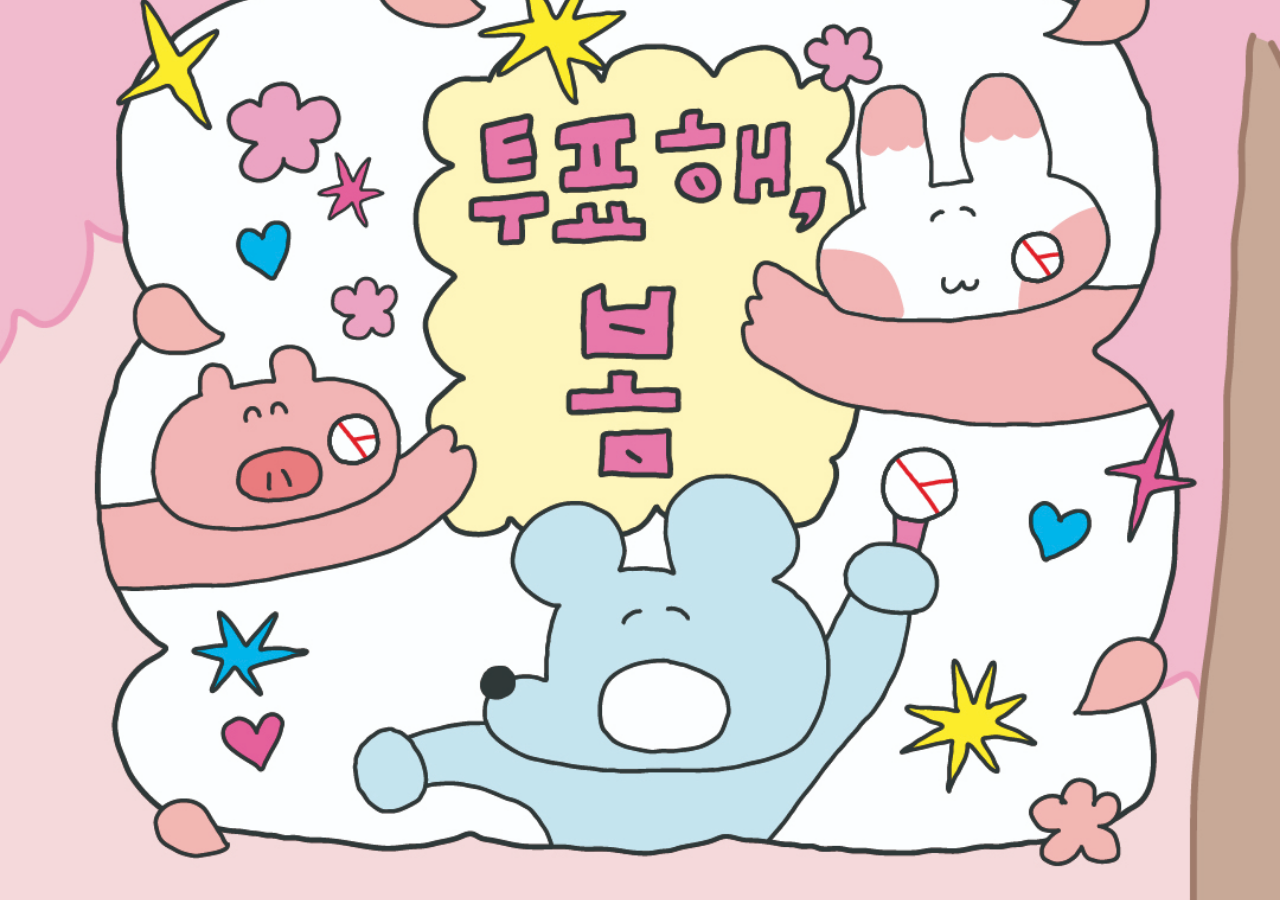
<file: end.html>
<!DOCTYPE html>
<html lang="en">
<head>
  <meta charset="UTF-8">
  <meta name="viewport" content="width=device-width, initial-scale=1.0">
  <title>VS 게임</title>

  <link rel="stylesheet" href="css/style.css">
  <link rel="stylesheet" href="css/end.css">
</head>
<body class="end-body">

  <script>
    setTimeout(() => {
      // 기존 답변 초기화
      localStorage.removeItem('answers');
      localStorage.removeItem('sessionId');

      window.location.href = 'index.html';
    }, 5000);
  </script>
</body>
</html>
</file>
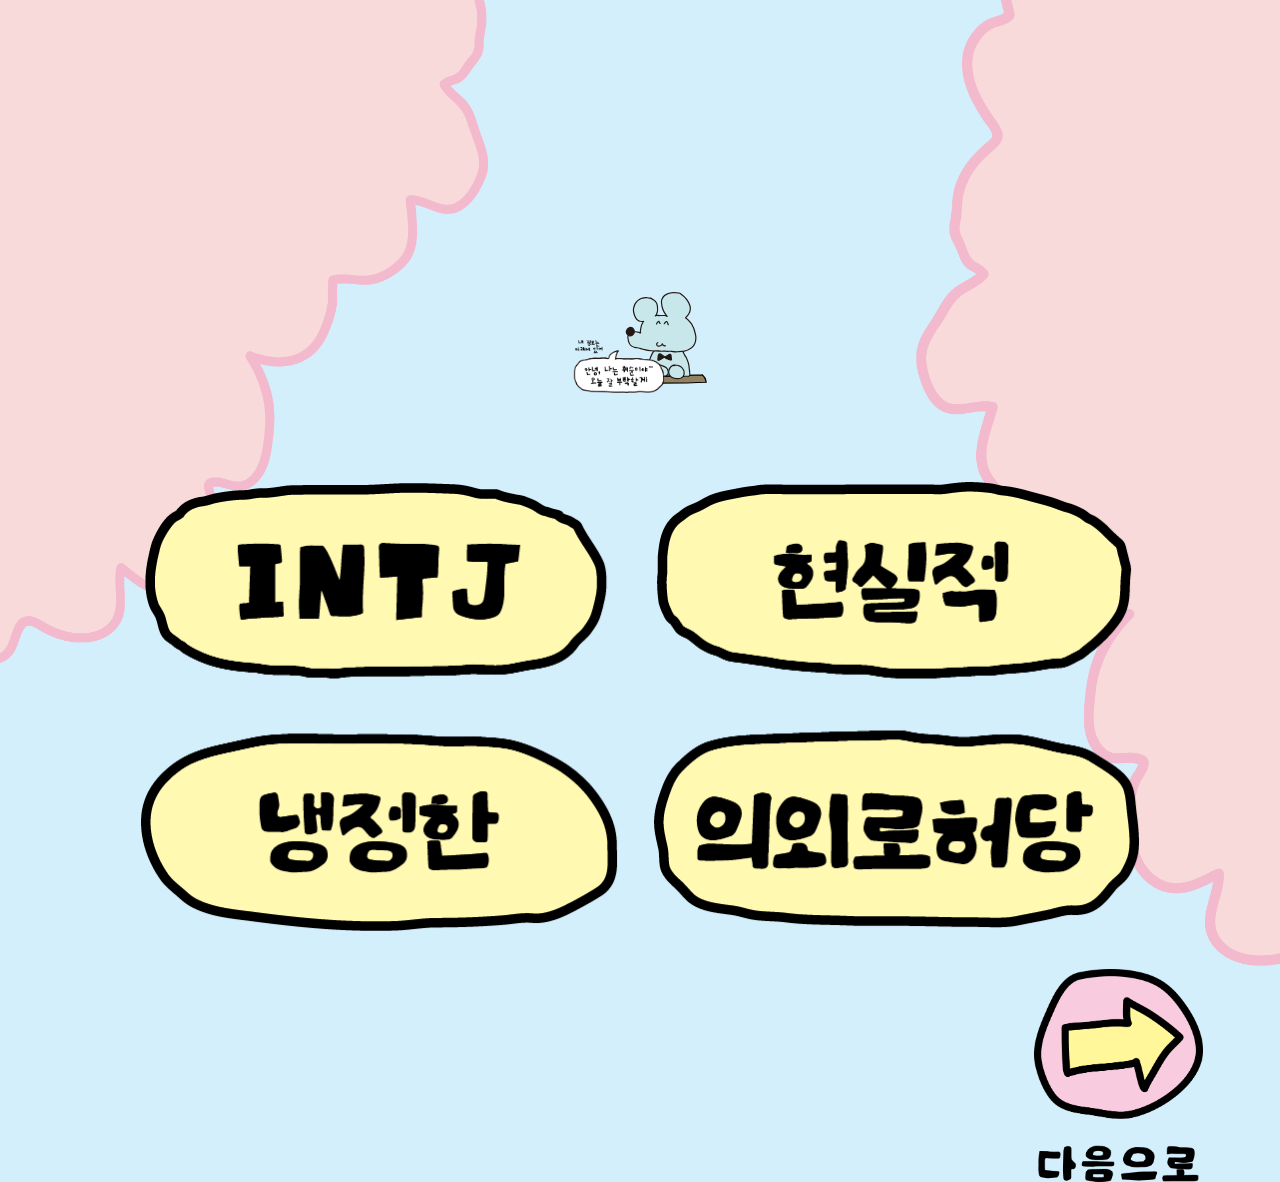
<file: juisoon.html>
<!DOCTYPE html>
<html lang="en">
<head>
  <meta charset="UTF-8">
  <meta name="viewport" content="width=device-width, initial-scale=1.0">
  <title>VS 게임</title>

  <link rel="stylesheet" href="css/style.css">
  <link rel="stylesheet" href="css/character.css">
</head>
<body class="character-body">
  <main class="character-wrap">
    <div class="character-intro juisoon">
      <img class="subtext" src="images/character/juisoon_subtext.png" alt="쥐순">
      <img class="greetings" src="images/character/juisoon_greetings.png" alt="쥐순">
      <img class="character" src="images/character/juisoon.svg" alt="쥐순">
      <img src="images/character/juisoon_bg.svg" alt="배경">
    </div>
    <div class="info-wrap">
      <img src="images/character/juisoon_info.png" alt="">
    </div>
    <div class="btn-wrap">
      <a href="ttora.html" class="next-btn">
        <img src="images/character/next.png" alt="다음으로">
      </a>
    </div>
  </main>
  <script>
    window.addEventListener('load', () => {
      document.body.classList.add('show');
    });
</script>
</body>
</html>
</file>
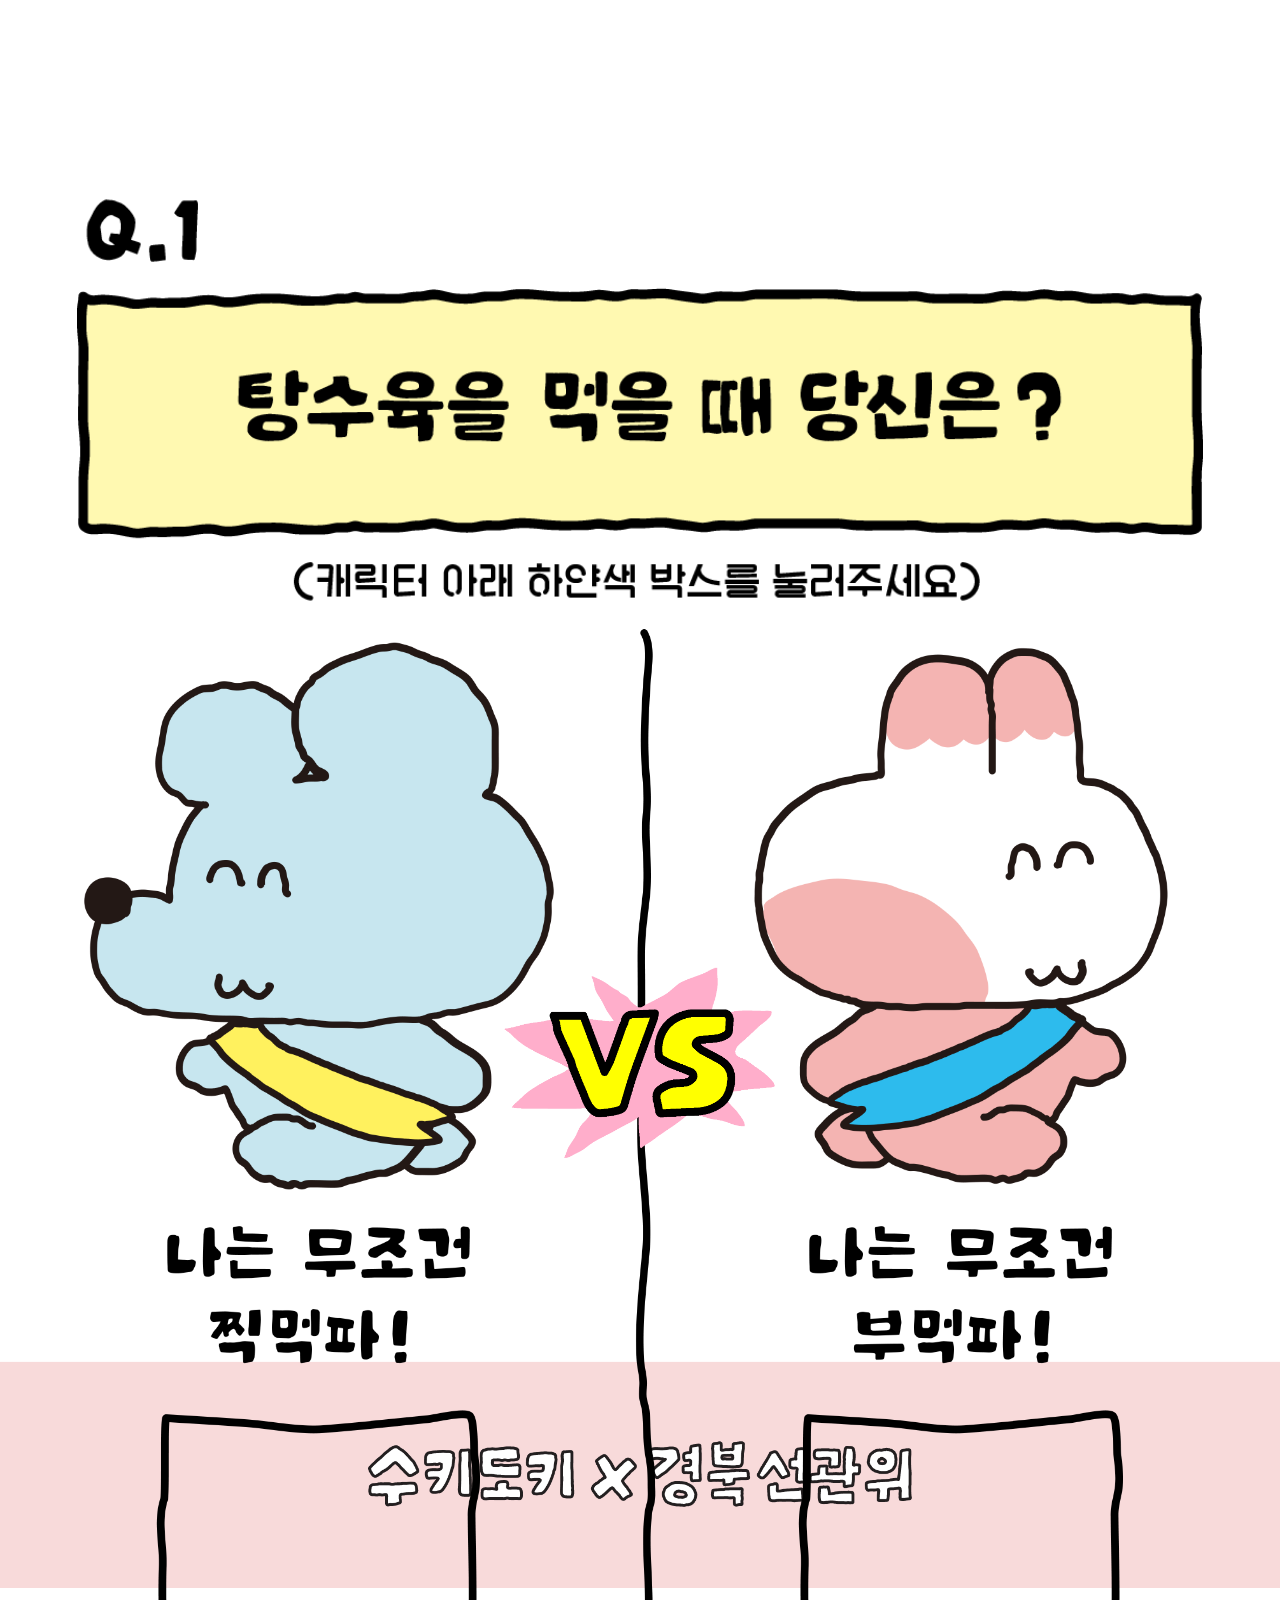
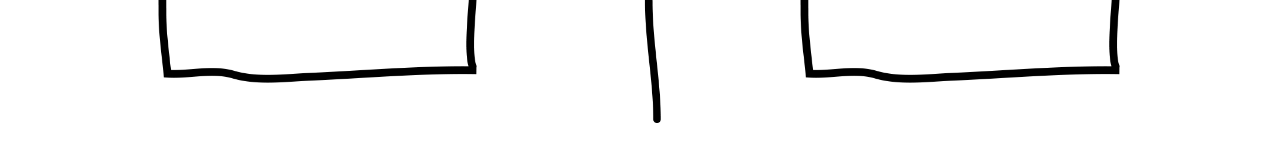
<file: question.html>
<!DOCTYPE html>
<html lang="ko">
<head>
  <meta charset="UTF-8">
  <meta name="viewport" content="width=device-width, initial-scale=1.0">
  <title>VS 질문</title>

  <link rel="stylesheet" href="css/style.css">
  <link rel="stylesheet" href="css/question.css">
</head>
<body class="question-body">

  <main class="question-wrap">
    <!-- 질문 -->
    <div class="question-title">
      <img id="questionImg" src="images/question/q_01.png" alt="">
    </div>

    <div class="vs-container">

      <!-- 왼쪽 -->
      <div class="choice-wrap left" data-choice="left">
        <div class="character-wrap">
          <img src="images/question/juisoon.png" alt="쥐순" />
        </div>
        <div class="text">
          <img id="leftImg" src="images/question/q_01_a.png" alt="">
        </div>
        <button class="checkbox">
          <img class="check-icon" src="images/question/check_icon.png" alt="check">
          <img src="images/question/left_checkbox.png" alt="checkbox">
        </button>
      </div>
      <!-- VS -->
      <div class="vs-wrap">
        <div class="vs-icon">
          <img src="images/question/vs.png" alt="vs">
        </div>
      </div>
      <!-- 오른쪽 -->
      <div class="choice-wrap right" data-choice="right">
        <div class="character-wrap">
          <img src="images/question/ttora.png" alt="또라" />
        </div>
        <div class="text">
          <img id="rightImg" src="images/question/q_01_b.png" alt="">
        </div>
        <button class="checkbox">
          <img class="check-icon" src="images/question/check_icon.png" alt="check">
          <img src="images/question/left_checkbox.png" alt="checkbox">
        </button>
      </div>
    </div>

    </div>
  </main>
  <script src="js/api.js"></script>
  <script src="js/question.js"></script>
</body>
</html>
</file>
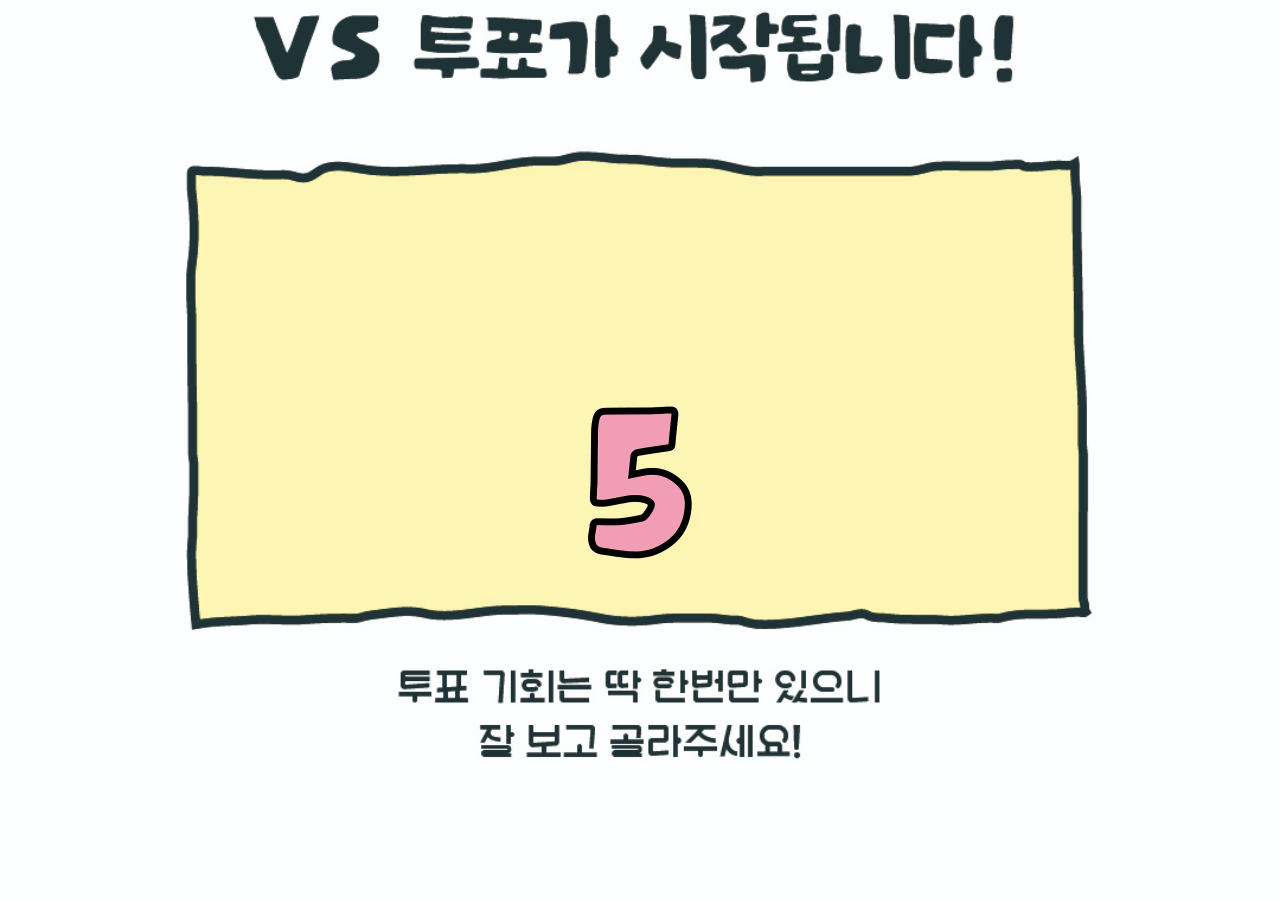
<file: ready.html>
<!DOCTYPE html>
<html lang="en">
<head>
  <meta charset="UTF-8">
  <meta name="viewport" content="width=device-width, initial-scale=1.0">
  <title>VS 게임</title>

  <link rel="stylesheet" href="css/style.css">
  <link rel="stylesheet" href="css/ready.css">
</head>
<body class="ready-body">
  <main>
    <div class="count_wrap">
      <img class="count_img" src="" alt="">
    </div>
  </main>
  <script>
    const numbers = [5,4,3,2,1,0];
    let index = 0;

    const imgEl = document.querySelector('.count_img');

    setTimeout(() => {
      showNext();
    }, 400);

    function showNext() {
      imgEl.classList.remove('active');

      setTimeout(() => {
        imgEl.src = `images/ready/count_0${numbers[index]}.png`;
        imgEl.classList.add('active');
        index++;

        if (index < numbers.length) {
          setTimeout(showNext, 800);
        } else {
          setTimeout(() => {
            window.location.href = 'question.html';
          }, 800);
        }
      }, 100);
    }
  </script>
</body>
</html>
</file>
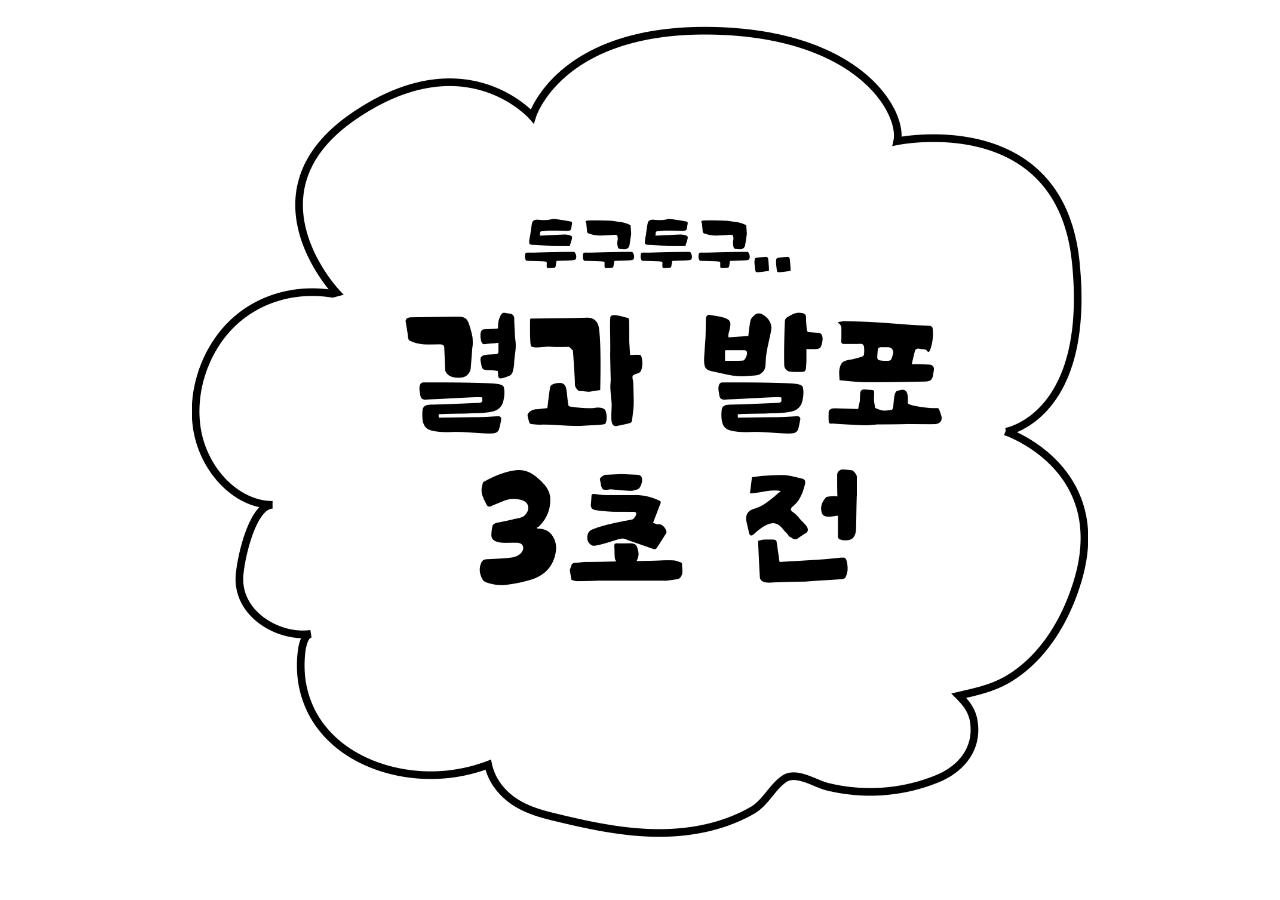
<file: result-countdown.html>
<!DOCTYPE html>
<html lang="ko">
<head>
  <meta charset="UTF-8">
  <meta name="viewport" content="width=device-width, initial-scale=1.0">
  <title>VS 게임</title>

  <link rel="stylesheet" href="css/style.css">
  <link rel="stylesheet" href="css/countdown.css">
</head>
<body class="countdown-body">
  <main class="countdown-wrap">
    <div class="count-wrap">
      <img id="countImg" src="images/countdown/count_03.png" alt="3초 전">
    </div>
  </main>

  <script>
    const images = [
      'images/countdown/count_03.png',
      'images/countdown/count_02.png',
      'images/countdown/count_01.png',
      'images/countdown/count_00.png'
    ];

    let index = 0;
    const countImg = document.getElementById('countImg');

    window.addEventListener('load', () => {

      setTimeout(() => {

        countImg.classList.add('pulse-animation');

        const timer = setInterval(() => {
          index++;
          if(index < images.length){
            countImg.src = images[index];
          } else {
            clearInterval(timer);
            window.location.href = 'result.html';
          }
        }, 1000);

      }, 500);

    });
  </script>
</body>
</html>
</file>
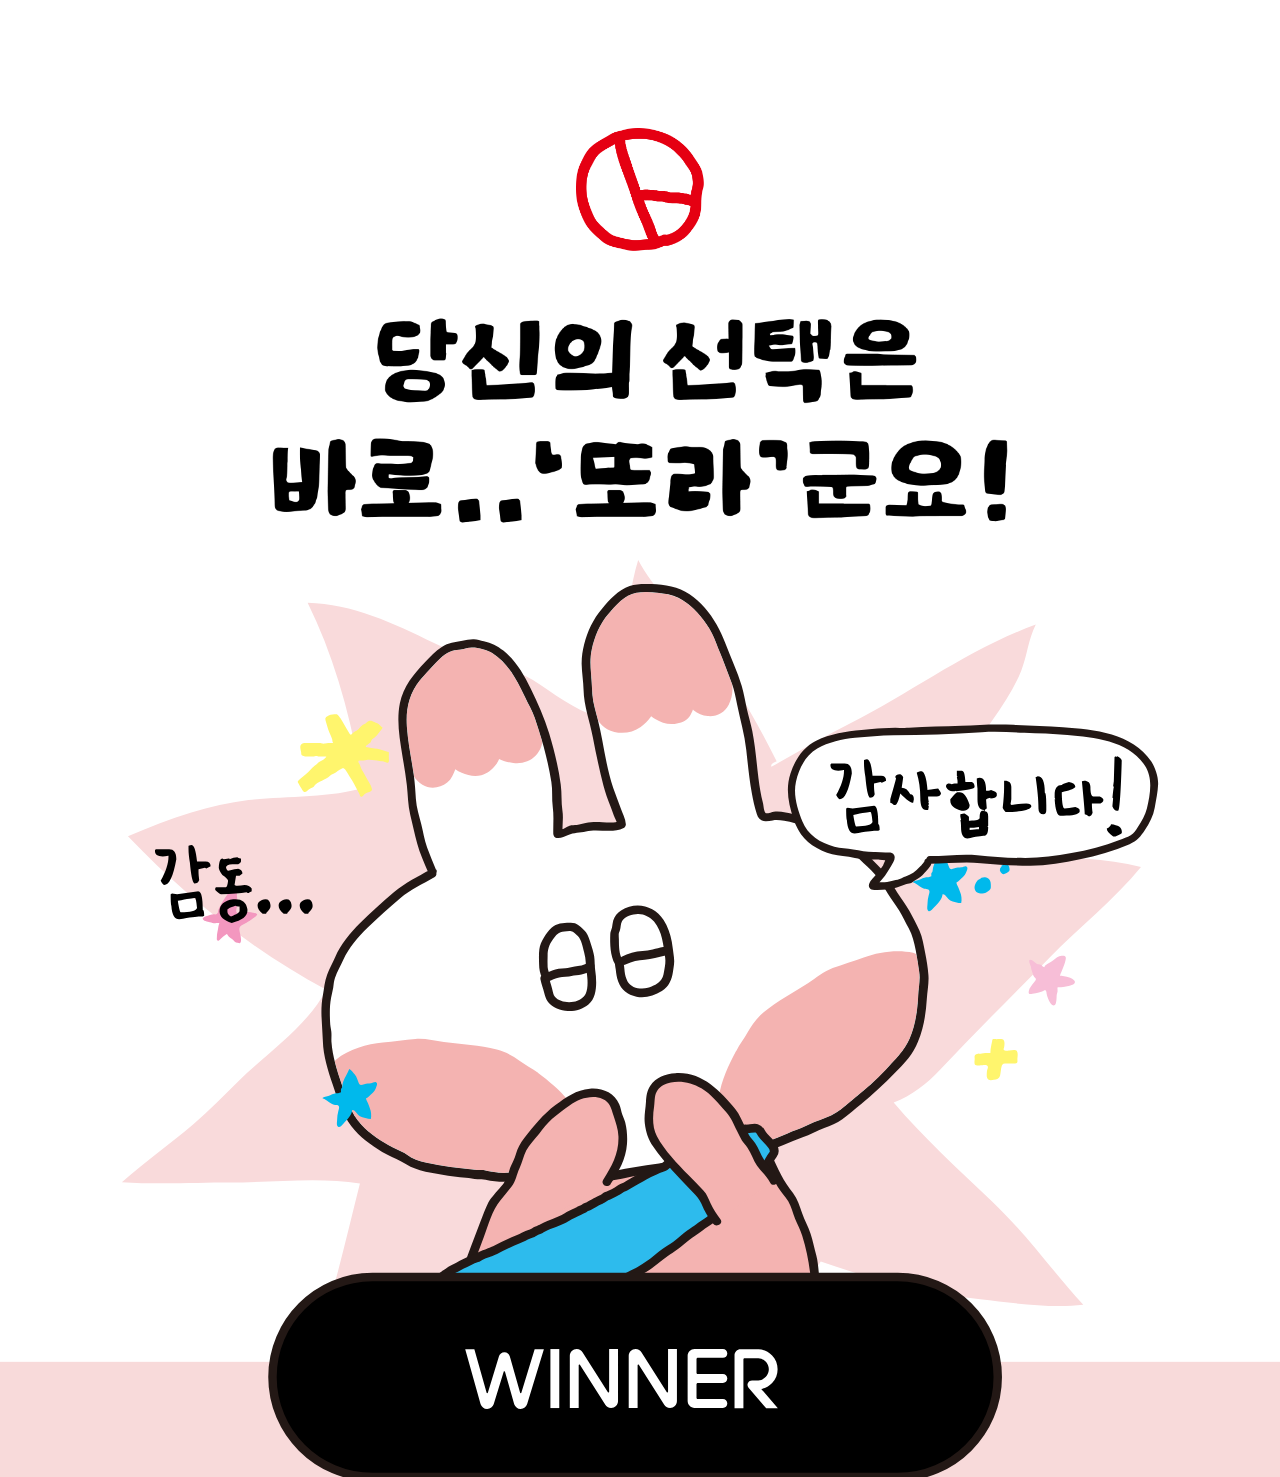
<file: result.html>
<!DOCTYPE html>
<html lang="ko">
<head>
  <meta charset="UTF-8">
  <meta name="viewport" content="width=device-width, initial-scale=1.0">
  <title>VS 게임 - 결과</title>

  <link rel="stylesheet" href="css/style.css">
  <link rel="stylesheet" href="css/result.css">
</head>
<body class="result-body">
  <main class="result-wrap">
      <div class="result-box">
        <div class="stamp-wrap">
          <img src="images/result/stamp.png" alt="투표 도장">
        </div>
        <div class="result-text" id="finalResultText"></div>
      </div>

      <div class="result-character">
        <img class="thank" src="images/result/thank.svg" alt="감사합니다">
        <img id="characterText" class="subtext" src="images/result/ttora_text.svg" alt="">
        <img id="characterImg" class="character" src="images/result/ttora.svg" alt="">
        <svg class="star-group" width="930" height="820" viewBox="0 0 930 820" fill="none" xmlns="http://www.w3.org/2000/svg">
          <path d="M166.222 541.156C166.222 540.309 165.99 538.921 166.222 538.151C166.453 537.226 167.146 537.149 167.301 536.301C167.763 534.374 167.609 532.756 168.38 530.752C169.998 526.205 172.696 522.351 174.468 517.881C176.472 518.497 178.707 522.043 180.017 523.507C182.252 526.05 182.638 529.133 183.948 532.062C185.258 534.991 186.645 533.989 189.497 533.218C191.886 532.602 193.736 532.447 196.202 532.216C197.667 532.139 199.902 530.521 201.212 531.291C203.216 532.447 201.828 535.222 201.212 536.686C200.441 538.921 199.285 540.463 197.513 542.158C195.74 543.854 193.505 546.243 191.27 547.322C191.27 549.018 192.503 550.79 193.197 552.332C193.967 554.027 194.43 555.723 195.123 557.495C196.279 560.27 196.819 564.894 196.048 567.9C192.965 567.9 187.956 566.667 185.104 565.28C182.561 564.047 180.326 558.497 177.397 559.114C177.166 564.047 172.079 569.133 168.765 572.447C167.378 573.835 164.218 578.074 162.445 574.837C161.597 573.295 162.445 569.827 162.368 568.054C162.368 565.434 162.83 563.045 163.447 560.501C164.064 557.958 165.605 554.798 162.137 554.104C160.518 553.796 159.902 554.104 158.36 553.411C157.05 552.794 155.663 551.869 154.353 551.176C152.888 550.328 151.732 549.172 150.345 548.401C149.42 547.862 148.341 547.707 147.57 546.937C149.882 545.395 152.965 545.549 155.432 544.239C158.283 542.698 160.056 542.235 163.216 542.235" fill="#00B9EC"/>
          <path d="M870.189 414.837C872.656 412.371 875.661 411.215 878.513 409.211C881.056 407.438 883.523 405.049 886.837 404.818C888.378 404.741 890.305 404.432 890.922 406.205C891.461 407.746 889.997 411.908 889.611 413.373C888.918 415.608 887.839 417.612 887.068 419.77C886.529 421.311 885.218 423.469 885.295 425.01C886.76 424.471 887.839 424.856 889.303 425.242C890.999 425.704 892.925 425.935 894.544 426.475C896.394 427.091 901.095 429.249 900.016 431.716C898.86 434.413 892.54 435.03 890.074 435.646C887.608 436.263 885.218 435.8 882.829 436.34C882.444 437.727 882.983 439.037 882.752 440.425C882.444 442.12 881.827 443.43 881.827 445.203C881.827 446.976 881.596 453.604 879.669 454.298C876.818 455.299 874.428 449.982 873.581 448.132C872.81 446.513 872.116 444.895 871.885 443.122C871.731 441.735 871.731 439.654 870.266 438.96C866.49 441.118 861.789 442.197 857.627 442.814C855.006 443.199 853.311 443.353 854.004 439.962C854.698 436.494 857.241 433.951 859.322 431.176C860.016 430.328 861.095 429.326 861.095 428.17C861.095 426.86 860.093 426.783 859.477 426.012C858.166 424.317 858.089 422.313 857.241 420.386C856.471 418.613 856.394 417.535 856.008 415.608C855.546 413.296 853.927 411.523 854.621 408.98C857.164 407.824 860.016 411.677 861.943 412.679C863.176 413.373 864.717 413.219 866.028 413.835C867.338 414.452 868.031 416.224 869.496 416.147" fill="#F7BED7"/>
          <path d="M756.588 325.28C756.588 324.432 756.357 323.045 756.588 322.274C756.819 321.349 757.513 321.272 757.667 320.424C758.129 318.497 757.975 316.879 758.746 314.875C760.364 310.328 763.062 306.474 764.834 302.004C766.838 302.621 769.073 306.166 770.384 307.63C772.619 310.174 773.004 313.257 774.314 316.185C775.624 319.114 777.012 318.112 779.863 317.341C782.253 316.725 784.102 316.571 786.569 316.339C788.033 316.262 790.268 314.644 791.578 315.415C793.582 316.571 792.195 319.345 791.578 320.81C790.807 323.045 789.651 324.586 787.879 326.282C786.106 327.977 783.871 330.366 781.636 331.445C781.636 333.141 782.869 334.914 783.563 336.455C784.333 338.151 784.796 339.846 785.489 341.619C786.646 344.393 787.185 349.018 786.414 352.023C783.332 352.023 778.322 350.79 775.47 349.403C772.927 348.17 770.692 342.621 767.763 343.237C767.532 348.17 762.445 353.257 759.131 356.571C757.744 357.958 754.584 362.197 752.811 358.96C751.964 357.418 752.811 353.95 752.734 352.178C752.734 349.557 753.197 347.168 753.813 344.625C754.507 342.004 755.971 338.921 752.503 338.228C750.884 337.919 750.268 338.228 748.727 337.534C747.416 336.917 746.029 335.993 744.719 335.299C743.254 334.451 742.098 333.295 740.711 332.524C739.786 331.985 738.707 331.831 737.937 331.06C740.249 329.519 743.332 329.673 745.798 328.363C748.649 326.821 750.422 326.359 753.582 326.359" fill="#00B9EC"/>
          <path d="M805.526 327.823C805.064 328.362 804.216 328.439 803.6 328.825C802.829 329.21 802.444 329.672 801.981 330.443C800.825 332.216 799.823 334.142 799.746 336.223C799.669 337.688 800.363 340.077 801.596 340.925C803.523 342.235 805.295 342.466 807.53 342.466C809.842 342.466 812.232 341.464 813.927 339.846C814.852 338.921 815.777 338.15 816.008 336.763C816.162 335.607 816.008 334.374 816.008 333.14C816.008 330.828 814.929 328.054 812.694 327.052C811.923 326.744 810.998 326.358 810.228 326.204C808.918 325.973 807.838 326.589 806.682 326.744" fill="#00B9EC"/>
          <path d="M827.34 315.03C825.567 316.417 824.257 318.575 825.644 320.81C825.953 321.35 826.8 322.429 827.34 322.737C828.727 323.662 829.96 323.045 831.271 322.352C832.427 321.735 834.431 320.579 834.739 319.269C834.97 318.267 834.508 316.109 834.122 315.184C833.429 313.565 832.118 313.411 830.577 313.488C828.419 313.565 827.417 314.028 825.876 315.569" fill="#00B9EC"/>
          <path d="M43.215 361.195C42.9838 360.193 43.9858 358.035 44.3711 357.11C45.0648 355.415 45.9125 353.719 46.8374 352.178C48.6871 349.095 50.5368 345.935 52.8489 343.16C53.7738 342.004 54.9299 340.386 56.0089 339.461C56.6254 338.921 57.242 338.613 57.8586 338.073C58.4752 337.534 58.4751 336.686 59.4 336.532C62.0204 336.147 61.2497 339.538 61.4809 340.694C61.6351 341.388 61.9434 341.85 62.0975 342.544C62.2516 343.468 61.9434 344.393 62.0975 345.318C62.2516 347.168 62.7911 348.632 62.637 350.482C62.5599 352.563 62.1746 354.952 61.7892 356.956C61.558 358.189 61.2497 359.731 61.6351 361.041C62.0975 362.659 63.6389 362.428 65.1033 362.043C65.9511 361.888 66.4135 361.657 67.3384 361.657C67.8779 361.657 68.8798 361.811 69.4193 361.657C70.8836 361.349 72.1168 361.041 73.7353 361.118C75.2767 361.118 76.741 361.503 78.2825 361.657C79.4385 361.734 81.6736 362.351 82.4443 363.199C82.059 364.894 78.899 367.129 77.4347 367.977C75.4308 369.056 73.6582 370.675 71.6543 371.677C70.3441 372.293 69.111 372.987 67.8778 373.68C67.0301 374.143 66.0281 374.605 65.4116 375.376C63.9472 376.994 64.7179 379.769 65.1033 381.696C65.6428 383.931 66.2594 386.166 66.1823 388.478C66.1823 389.403 66.3364 390.251 65.874 391.176C65.1033 392.717 64.2555 392.1 63.0224 391.792C61.8663 391.484 61.0185 391.407 60.0166 390.636C59.0146 389.865 58.2439 388.709 57.242 387.939C56.2401 387.168 55.1611 386.551 54.1592 385.704C53.1572 384.856 52.926 383.546 51.9241 382.929C49.689 384.779 47.2227 386.243 45.2189 388.401C44.5252 389.095 43.3692 390.405 42.3673 389.249C41.7507 388.478 42.136 386.397 42.136 385.472C42.136 383.006 42.6755 380.848 43.138 378.459C43.5233 376.532 43.6775 374.143 44.6023 372.293C43.5233 371.831 41.5965 372.216 40.4405 372.216C38.4366 372.216 36.9723 371.677 35.0455 371.214C33.1187 370.752 27.9549 369.981 27.8008 367.515C29.8046 365.434 32.4251 365.048 35.0455 364.124C36.3557 363.661 37.4347 363.353 38.822 363.353C39.8239 363.353 41.5195 363.738 42.2131 362.813" fill="#F397BF"/>
          <path d="M157.587 190.328C157.896 188.71 156.431 185.627 155.815 184.163C155.044 182.236 154.119 180.54 153.426 178.382C152.655 175.993 151.884 173.604 151.268 171.215C150.574 168.517 149.726 167.053 152.192 165.511C154.505 163.97 157.279 163.276 160.054 163.353C160.824 163.353 161.672 163.122 162.443 163.43C163.445 163.816 164.986 166.436 165.68 167.361C167.452 169.827 168.763 172.679 170.381 175.299C171.46 177.072 172.462 179.076 173.618 180.771C174.081 181.465 175.16 183.469 175.93 183.854C177.318 183.238 178.32 181.696 179.63 180.848C180.94 180.001 182.404 179.23 183.637 178.151C185.102 176.764 186.412 174.914 188.108 173.758C188.801 173.295 189.649 173.218 190.343 172.833C191.113 172.371 191.576 171.6 192.269 171.06C195.352 168.748 196.894 169.75 200.054 171.215C201.364 171.831 202.674 171.985 203.83 172.987C205.217 174.143 206.065 175.531 207.761 176.378C207.452 178.151 205.372 179.924 204.293 181.388C202.982 183.161 201.441 185.01 199.822 186.552C198.975 187.322 197.819 187.631 197.125 188.556C196.508 189.403 196.431 190.405 195.815 191.33C194.967 192.563 190.728 194.49 191.036 195.877C194.89 196.879 198.743 197.033 202.597 197.727C204.524 198.035 206.296 198.729 208.069 199.191C210.073 199.654 211.846 200.502 213.926 200.964C214.235 202.428 214.004 204.124 214.004 205.665C214.004 207.207 214.389 209.057 214.004 210.521C213.464 212.833 211.768 211.6 210.15 211.06C208.377 210.367 206.605 210.444 204.832 210.058C201.287 209.365 198.281 208.902 194.504 208.825C192.424 208.825 190.882 209.211 188.878 209.519C187.26 209.827 185.41 209.211 183.792 209.673C183.252 211.137 184.177 212.062 184.794 213.218C185.641 214.837 185.95 216.687 186.874 218.382C188.262 220.925 189.803 223.006 191.036 225.704C192.192 228.17 193.734 230.328 195.044 232.64C195.429 233.334 195.969 234.182 196.2 234.952C196.508 235.8 197.356 238.112 197.125 239.037C196.662 240.81 191.576 241.658 190.034 242.891C189.187 243.584 188.493 244.972 187.414 245.434C185.102 246.513 185.256 244.355 184.485 242.737C182.944 239.5 180.94 236.571 179.476 233.334C178.242 230.636 176.624 227.939 174.928 225.627C173.387 223.546 172.308 221.234 170.767 219.076C168.84 216.224 167.452 217.303 164.832 218.845C163.445 219.615 162.366 220.771 160.978 221.465C159.437 222.313 157.896 222.852 156.431 223.854C155.352 224.548 154.505 225.55 153.503 226.243C152.192 227.168 150.651 227.708 149.341 228.556C146.643 230.328 142.867 231.176 140.709 233.488C139.63 234.644 139.167 235.646 137.703 236.571C136.624 237.265 135.391 237.573 134.312 238.267C132.616 239.346 130.844 242.274 128.686 240.579C127.838 239.885 127.144 238.189 126.528 237.342C125.449 235.8 124.678 234.105 123.753 232.486C122.674 230.791 122.52 230.868 123.907 229.326C125.294 227.785 126.913 226.552 128.609 225.319C131.923 222.852 134.774 219.847 137.549 216.764C138.782 215.376 140.169 214.683 141.557 213.45C142.636 212.448 143.406 211.446 144.716 210.752C147.26 209.442 149.957 208.055 151.653 205.665C149.11 204.895 146.104 206.051 143.483 205.434C141.479 204.972 141.788 204.818 139.938 205.357C138.551 205.742 137.086 205.511 135.622 205.511C133.002 205.511 130.381 205.82 127.992 204.741C126.219 203.97 126.528 203.353 126.373 201.504C126.142 199.423 125.14 197.265 125.603 195.107C126.451 191.33 130.612 192.024 133.541 192.024C136.162 192.024 138.782 192.024 141.402 192.024C142.79 192.024 144.254 191.87 145.564 192.024C147.337 192.332 148.262 193.026 150.189 192.563C152.886 191.87 155.429 191.947 158.281 191.947" fill="#FFF56D"/>
          <path d="M815.625 501.235C815.625 497.227 816.627 493.836 817.398 489.905C817.629 488.826 817.089 488.672 818.168 488.132C818.785 487.824 820.789 488.132 821.482 488.132C823.563 488.132 827.725 487.285 828.958 489.134C830.114 490.83 829.652 494.298 829.344 496.148C829.112 497.381 828.188 498.306 829.421 499.308C830.346 500.001 833.351 499.385 834.584 499.385C836.434 499.385 839.132 498.845 840.904 499.308C843.91 500.156 842.6 505.628 842.6 508.171C842.6 510.714 843.294 512.41 840.211 512.487C837.436 512.564 834.507 512.487 831.733 512.487C828.958 512.487 827.725 512.487 826.877 515.262C825.953 518.344 826.03 521.504 825.259 524.664C824.565 527.516 821.945 528.364 819.016 528.826C815.933 529.366 812.773 529.674 812.08 525.974C811.771 524.433 812.003 522.66 812.08 521.119C812.08 519.5 812.85 518.267 813.082 516.803C813.544 513.412 809.922 514.183 807.687 514.183C806.068 514.183 801.136 515.03 800.057 513.412C799.286 512.333 799.902 509.404 799.902 508.094C799.902 507.092 799.517 505.396 800.057 504.549C801.367 502.236 804.912 503.161 806.916 502.622C809.768 501.851 812.542 501.928 815.548 501.928" fill="#FFF56D"/>
        </svg>
        <img class="winner-box" src="images/result/winner_box.svg" alt="별 배경">
        <img class="bg" src="images/result/star_bg.svg" alt="별 배경">
      </div>
      <div class="detail-text font_aone" id="detailText"></div>


  </main>
  <script src="js/api.js"></script>
  <script>
    const storedAnswers = localStorage.getItem('answers');
    const answers = storedAnswers ? JSON.parse(storedAnswers) : [];

    const finalResultText = document.getElementById('finalResultText');
    const characterText = document.getElementById('characterText');
    const characterImg = document.getElementById('characterImg');
    const detailText = document.getElementById('detailText');

    const detailMessages = {
      1: { left: '탕수육은 무조건 찍먹파!', right: '탕수육은 무조건 부먹파!' },
      2: { left: '치킨은 바삭한 후라이드지!', right: '치킨은 달달한 양념이지!' },
      3: { left: '그렇게 사게된 우산만 어느새 5개째..', right: '비.. 조금 있으면 그치지 않을까..?' },
      4: { left: '여행가면 시간 단위로 계획 세우기', right: '오늘 가고 싶은 곳은 오늘의 나에게!' },
      5: { left: '문자는.. 내가 더 안 봐 사실', right: '문자 안보네.. 신경이 쓰여...' }
    };

    function renderResult(winner) {
      const resultImg = document.createElement('img');
      if (winner === 'JJISUNI' || winner === 'left') {
        resultImg.src = 'images/result/result_a.png';
        resultImg.alt = 'A 유형';
        characterText.src = 'images/result/juisoon_text.svg';
        characterImg.src = 'images/result/juisoon.svg';
      } else {
        resultImg.src = 'images/result/result_b.png';
        resultImg.alt = 'B 유형';
        characterText.src = 'images/result/ttora_text.svg';
        characterImg.src = 'images/result/ttora.svg';
      }
      finalResultText.textContent = '';
      finalResultText.appendChild(resultImg);
    }

    // 상세 메시지 렌더링 (항상 localStorage 기반)
    answers.forEach(item => {
      const p = document.createElement('p');
      p.textContent = '-  ' + detailMessages[item.question][item.answer];
      detailText.appendChild(p);
    });

    // API 결과 조회 → 실패 시 localStorage 폴백
    (async function() {
      const sessionId = localStorage.getItem('sessionId');
      let winner = null;

      if (sessionId) {
        const apiResult = await apiGetResult(sessionId);
        if (apiResult && apiResult.winner) {
          winner = apiResult.winner;
        }
      }

      if (!winner) {
        const aCount = answers.filter(item => item.answer === 'left').length;
        const bCount = answers.filter(item => item.answer === 'right').length;
        winner = (aCount > bCount) ? 'left' : 'right';
      }

      renderResult(winner);
    })();

    window.addEventListener('load', () => {
      document.body.classList.add('show');
    });

    setTimeout(() => {
      window.location.href = 'complete.html';
    }, 8000);
  </script>
</body>
</html>
</file>
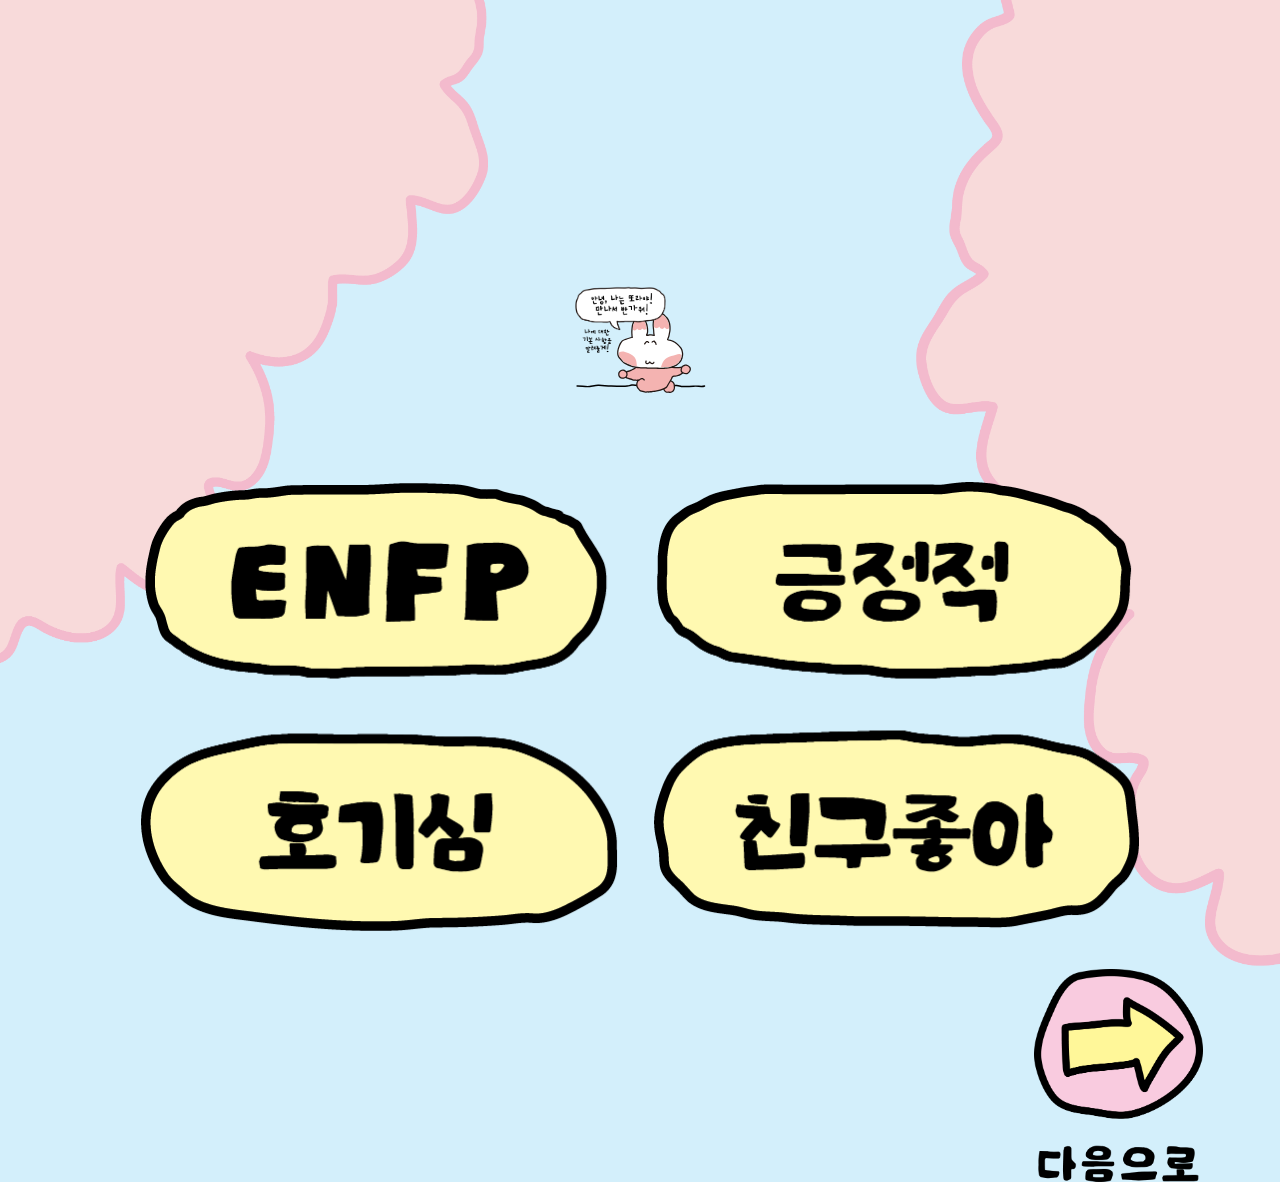
<file: ttora.html>
<!DOCTYPE html>
<html lang="en">
<head>
  <meta charset="UTF-8">
  <meta name="viewport" content="width=device-width, initial-scale=1.0">
  <title>VS 게임</title>

  <link rel="stylesheet" href="css/style.css">
  <link rel="stylesheet" href="css/character.css">
</head>
<body class="character-body">
  <main class="character-wrap">
    <div class="character-intro ttora">
      <img class="subtext" src="images/character/ttora_subtext.png" alt="쥐순">
      <img class="greetings" src="images/character/ttora_greetings.png" alt="쥐순">
      <img class="character" src="images/character/ttora.svg" alt="쥐순">
      <img src="images/character/ttora_bg.svg" alt="배경">
    </div>
    <div class="info-wrap">
      <img src="images/character/ttora_info.png" alt="">
    </div>
    <div class="btn-wrap">
      <a href="ready.html" class="next-btn">
        <img src="images/character/next.png" alt="다음으로">
      </a>
    </div>
  </main>
  <script>
      window.addEventListener('load', () => {
        document.body.classList.add('show');
      });
  </script>
</body>
</html>
</file>
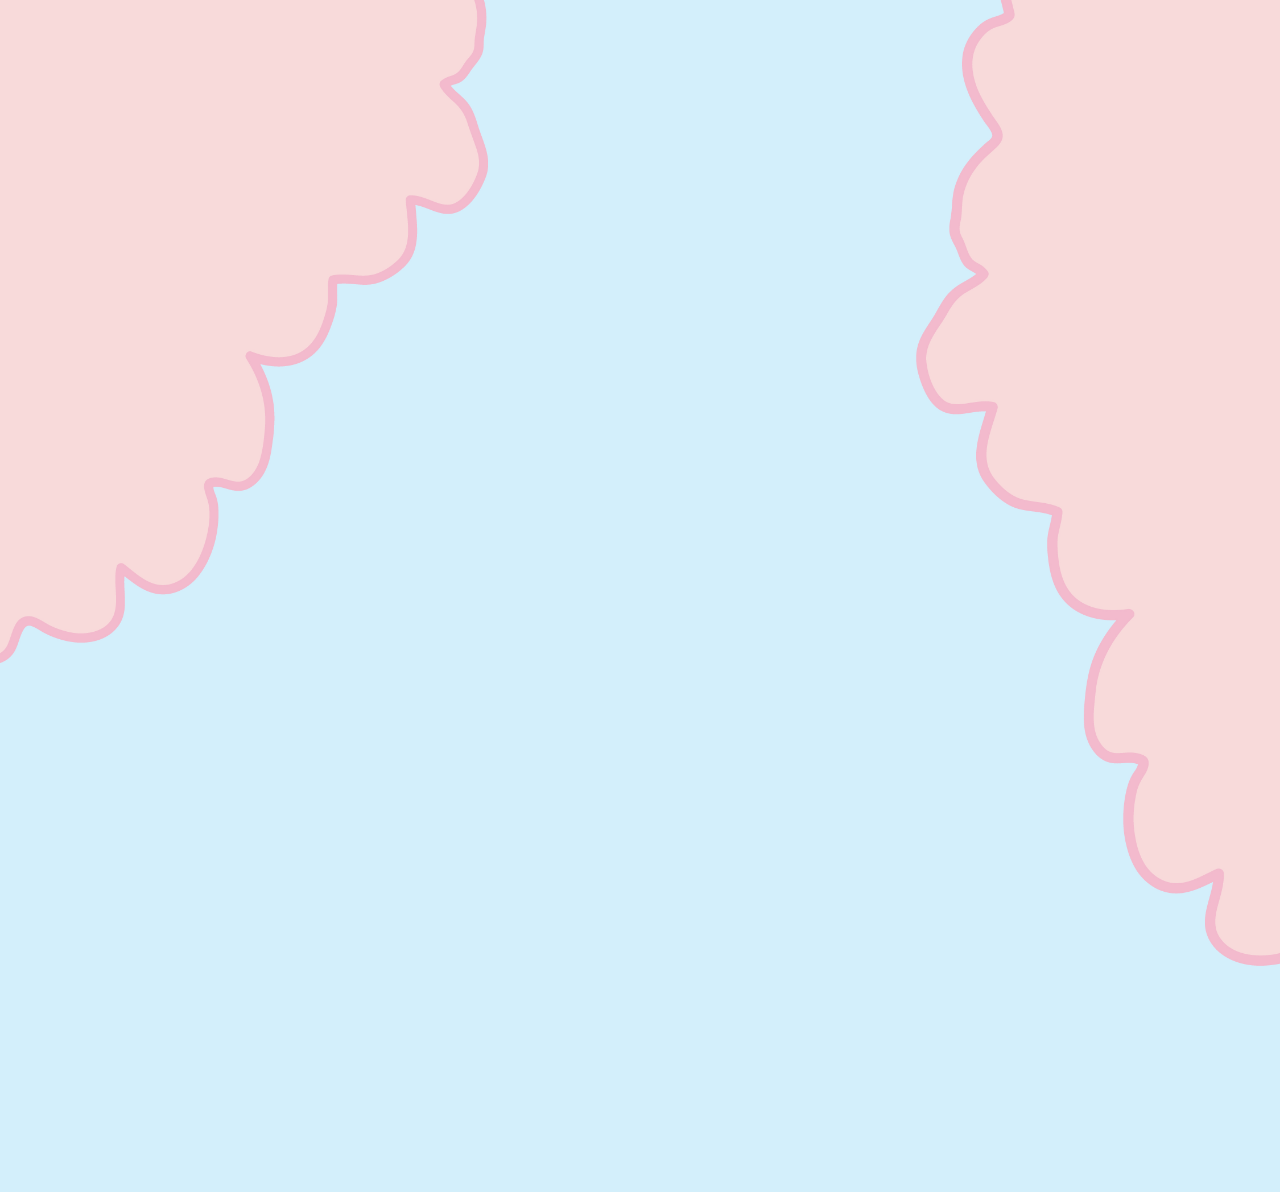
<file: character/juisoon.html>
<!DOCTYPE html>
<html lang="en">
<head>
  <meta charset="UTF-8">
  <meta name="viewport" content="width=device-width, initial-scale=1.0">
  <title>VS 게임</title>

  <link rel="stylesheet" href="../css/style.css">
  <link rel="stylesheet" href="../css/character.css">
</head>
<body class="character-body">
  <main class="character-wrap">
    <div class="character-intro">
      <svg width="115" height="87" viewBox="0 0 115 87" fill="none" xmlns="http://www.w3.org/2000/svg">
        <path d="M110.465 71.02C98.9845 71.04 87.7845 72.37 76.3845 72.35C64.9845 72.33 54.5045 73.01 43.5445 73.01C30.7145 73.01 17.4546 72.03 4.66455 73.08C5.71455 74.35 6.90455 75.7 6.78455 77.24C19.4746 80.15 33.9945 78 47.0745 78H68.9645C83.8745 78 98.7846 78.09 113.645 77.28C113.295 75.06 113.115 73.05 110.465 71.01V71.02Z" fill="#938261" stroke="black" stroke-miterlimit="10"/>
        <path d="M70.2746 48.2899C69.0246 50.0599 67.6446 51.84 66.7846 53.84C66.0346 55.58 65.3746 57.27 64.7446 59.06C63.8246 61.68 63.4146 64.5799 63.2346 67.3799C63.1946 67.9699 62.9946 68.7999 63.5246 69.2499C63.8146 69.4999 64.4246 69.5599 64.7946 69.6799C65.3846 69.8699 66.0146 69.7399 66.6146 69.8799C67.5846 70.0999 68.5646 70.34 69.5246 70.59C72.4346 71.36 75.4646 71.4299 78.4646 71.6099L82.3246 71.8499C83.7046 71.9399 84.9846 71.8099 86.3646 71.8899C88.5646 72.0299 90.7646 72.1599 92.9646 72.2999C93.9346 72.3599 94.8346 72.2399 95.7946 72.2699C96.2446 72.2799 96.6246 72.1299 97.0546 72.1299C97.4546 72.1299 97.8946 72.2599 98.2946 72.2299C99.6646 72.1299 99.5946 70.4699 99.5346 69.4099C99.4946 68.6999 99.2546 68.0099 99.2346 67.2899C99.2046 66.3099 99.0646 65.3599 98.9246 64.3799C98.8346 63.7699 98.8346 63.1499 98.7146 62.5399C98.5946 61.9299 98.3346 61.3599 98.2346 60.7399C98.0646 59.7299 97.7246 59.0299 97.2946 58.1199C97.0146 57.5199 96.8946 56.8299 96.5846 56.2499C96.2446 55.6099 95.6946 55.07 95.3146 54.45C94.9346 53.81 94.6646 53.1 94.2946 52.45C93.8546 51.68 93.7846 50.8499 93.2246 50.1599C92.7746 49.6099 92.4846 48.9299 91.9846 48.4099C91.4146 47.8199 90.4946 47.5999 89.8046 47.1899" fill="#C8E7EA"/>
        <path d="M69.8446 48.03C68.9546 49.28 68.0346 50.51 67.2546 51.83C66.4746 53.15 65.9546 54.48 65.4046 55.86C64.2346 58.8 63.3446 61.71 62.9646 64.86C62.8746 65.62 62.8046 66.38 62.7546 67.14C62.7146 67.72 62.5846 68.33 62.7546 68.89C63.0946 70.06 64.6846 70.23 65.7146 70.28C67.2846 70.35 68.8046 70.95 70.3346 71.28C71.8646 71.61 73.5446 71.79 75.1646 71.9C78.3746 72.13 81.6146 72.39 84.8346 72.35C88.0546 72.31 91.3646 72.89 94.6446 72.78C95.3746 72.75 96.0746 72.73 96.7946 72.64C97.5146 72.55 98.1846 72.85 98.8746 72.6C99.7646 72.28 100.025 71.33 100.075 70.48C100.155 69.16 99.8246 67.85 99.7146 66.55C99.6546 65.86 99.5546 65.17 99.4646 64.49C99.3446 63.64 99.3346 62.78 99.1046 61.95C98.8746 61.12 98.7246 60.31 98.4546 59.53C98.2046 58.81 97.8246 58.14 97.5746 57.42C97.3246 56.7 97.1346 56.08 96.7146 55.48C96.2246 54.79 95.7246 54.17 95.3446 53.39C94.9946 52.67 94.6146 51.97 94.3346 51.22C94.0546 50.47 93.6546 49.92 93.2246 49.26C92.8646 48.7 92.5346 48.13 91.9846 47.73C91.4046 47.3 90.6946 47.1 90.0646 46.74C89.5046 46.42 88.9946 47.29 89.5646 47.6C90.0346 47.87 90.5546 48.04 91.0346 48.3C91.6646 48.64 91.9946 49.16 92.3646 49.75C92.6946 50.27 93.0846 50.72 93.3046 51.29C93.5246 51.86 93.7546 52.42 94.0346 52.97C94.3446 53.56 94.5846 54.19 94.9446 54.76C95.2846 55.3 95.7346 55.76 96.0646 56.3C96.3946 56.84 96.5046 57.46 96.7446 58.04C96.9846 58.65 97.3046 59.23 97.5146 59.86C97.7246 60.49 97.8046 61.12 97.9946 61.75C98.2246 62.51 98.3146 63.23 98.3946 64.01C98.4746 64.73 98.6046 65.45 98.6746 66.17C98.7446 66.89 98.7446 67.56 98.8746 68.25C99.0346 69.13 99.3146 70.4 98.9046 71.27C98.6646 71.78 98.1746 71.72 97.6946 71.67C97.0046 71.59 96.3846 71.75 95.6946 71.75C94.2046 71.75 92.7546 71.77 91.2746 71.67C89.7946 71.57 88.1746 71.48 86.6346 71.38C85.0946 71.28 83.6946 71.4 82.2246 71.32C80.7546 71.24 79.2646 71.13 77.7746 71.05C76.2846 70.97 74.7746 70.89 73.2746 70.73C71.7746 70.57 70.3446 70.25 68.8946 69.89C68.2246 69.72 67.5546 69.55 66.8746 69.4C66.1946 69.25 65.4746 69.3 64.7946 69.13C64.1646 68.97 63.6746 68.94 63.6846 68.17C63.6846 67.52 63.7846 66.86 63.8446 66.22C63.9846 64.58 64.2246 62.95 64.6046 61.35C64.9846 59.75 65.5546 58.26 66.1346 56.76C66.7146 55.26 67.2746 53.79 68.0746 52.42C68.8746 51.05 69.8146 49.8 70.7246 48.52C71.0946 47.99 70.2346 47.49 69.8646 48.02L69.8446 48.03Z" fill="#231815"/>
        <path d="M59.9846 25.25C58.5446 25.16 56.6646 25.37 55.4246 24.56C53.4246 23.25 52.1646 20.52 51.6746 18.29C51.4746 17.38 51.1846 16.43 51.1546 15.5C51.1246 14.23 51.5846 13.05 51.9646 11.86C52.2346 11.01 52.4146 10.37 52.9946 9.66C53.6946 8.79 54.3446 7.85001 55.2146 7.15001C57.5946 5.24001 60.6546 4.67 63.6446 4.95C64.5746 5.04 65.7046 5.17001 66.5746 5.54001C67.0846 5.75001 67.4346 6.19 67.9146 6.45C68.1646 6.5 68.4046 6.59001 68.6246 6.72001C68.7746 6.88001 68.9346 7.03 69.0846 7.19C69.5146 7.57 69.9746 7.82 70.3146 8.3C70.9146 9.16 71.4046 10.28 71.5846 11.3C71.8146 12.61 71.9946 14.09 71.9046 15.42C71.8646 15.96 71.9146 16.63 71.7546 17.16C71.6246 17.45 71.4946 17.74 71.3546 18.02C71.3146 18.28 71.2646 18.54 71.2146 18.8C70.9646 19.54 70.3846 19.83 69.9546 20.41C70.4146 20.46 70.9246 20.2 71.3846 20.14C71.8446 20.08 72.2946 20.14 72.7546 20.18C73.7846 20.26 74.7546 20.09 75.7846 20.16C77.0546 20.24 79.2146 19.97 80.1546 20.98C79.6946 20.64 79.5246 19.95 79.1246 19.54C78.5046 18.91 78.0446 18.2 77.6246 17.42C76.4346 15.2 75.6346 12.77 75.3946 10.25C75.2946 9.21 75.1246 7.99 75.3746 6.95C75.5546 6.2 76.0546 5.49 76.4046 4.82C77.2146 3.27 79.0646 2.2 80.6246 1.52C83.6946 0.170001 87.1546 0.390005 90.3746 1C91.0446 1.13 91.4646 1.47 92.0046 1.85C92.8946 2.48 93.8046 3.00001 94.5746 3.79001C95.1346 4.36001 95.6846 4.99001 96.1746 5.61001C97.0346 6.68001 97.9146 7.77 98.4946 9.03C99.1846 10.52 100.065 12.31 100.025 13.98C99.9846 15.58 99.7046 17.01 98.9446 18.42C98.3346 19.55 97.5646 20.59 96.5646 21.42C96.0946 21.8 95.6846 21.98 96.2346 22.49C96.4746 22.72 96.8346 22.86 97.0946 23.12C97.3546 23.38 97.6646 23.58 97.9246 23.83C98.9746 24.84 99.9246 26.05 100.865 27.15C101.515 27.91 101.715 28.84 102.225 29.67C102.615 30.31 102.875 30.81 103.095 31.52C103.465 32.72 103.835 33.86 104.085 35.1C104.335 36.34 104.805 37.54 104.755 38.76C104.705 39.87 104.755 41.17 104.495 42.25C104.175 43.53 103.405 45.12 102.635 46.17C101.905 47.17 100.975 48.02 99.9246 48.67C99.3346 49.03 98.6346 49.28 98.0146 49.6C97.1746 50.03 96.3146 50.31 95.3846 50.49C93.6246 50.84 91.8346 50.89 90.0546 51.09C89.3146 51.17 88.5946 51.33 87.8546 51.27C87.1646 51.22 86.4846 51.18 85.7946 51.14C84.4646 51.06 83.1646 50.65 81.8446 50.79C80.5146 50.93 79.1746 50.67 77.8446 50.64C77.3446 50.63 76.8846 50.77 76.3846 50.77C75.8246 50.77 75.2546 50.7 74.7046 50.66C73.4046 50.58 72.1146 50.51 70.8146 50.42C70.1746 50.37 69.5946 50.54 68.9646 50.53C68.2246 50.53 67.4746 50.42 66.7246 50.38C65.9146 50.33 65.1546 50.23 64.3546 50.07C63.5546 49.91 62.7446 49.92 61.9246 49.66C61.5546 49.54 61.1846 49.44 60.8146 49.33C60.2446 49.17 59.7146 49.17 59.1446 49.02C58.1146 48.75 57.0946 48.37 56.0646 48.09C55.6246 47.97 55.1946 47.8 54.7546 47.74C54.2746 47.68 53.8046 47.74 53.3346 47.61C52.1746 47.31 51.1446 47.29 50.0946 46.63C49.5646 46.3 48.9946 45.93 48.5946 45.45C47.9946 44.74 47.6446 43.81 47.2146 42.99C46.7546 42.11 46.7846 41.17 46.6046 40.21C46.4946 39.63 46.3046 39.08 46.3346 38.48C46.4046 37 47.4946 35.75 48.8346 35.23C50.2546 34.67 51.8446 33.99 53.4046 34.04C54.1246 34.07 54.7546 34.17 55.4446 34.38C55.6946 34.46 55.9446 34.47 56.1846 34.58C56.4246 34.69 56.6846 34.96 56.9246 35.01C57.6946 35.19 57.2046 34.53 57.1246 34.06C57.0146 33.44 57.2146 32.92 57.3546 32.33C57.4746 31.8 57.3946 31.26 57.5146 30.73C57.6546 30.14 57.8246 29.57 57.9746 28.98C58.1246 28.39 58.2346 27.82 58.5346 27.29C58.7046 26.99 58.9546 26.75 59.1246 26.44C59.3446 26.06 59.4046 25.53 59.7146 25.21" fill="#C8E7EA"/>
        <path d="M59.9846 24.75C58.4446 24.67 56.6946 24.92 55.3846 23.93C54.1746 23.01 53.3346 21.6 52.7846 20.2C52.5246 19.54 52.3246 18.85 52.1646 18.16C51.9446 17.21 51.6446 16.26 51.6646 15.28C51.6846 14.37 51.9746 13.49 52.2546 12.63C52.5146 11.82 52.7146 10.96 53.1946 10.24C54.1446 8.82 55.3346 7.5 56.8346 6.67C58.3346 5.84 59.9546 5.47 61.6046 5.4C62.4146 5.36 63.2246 5.4 64.0246 5.49C64.8846 5.58 65.8846 5.68 66.6346 6.14C66.9446 6.33 67.1946 6.6 67.4946 6.78C67.7946 6.96 68.1246 6.99 68.4146 7.22C69.0746 7.75 69.7646 8.31 70.1946 9.05C71.2146 10.79 71.4646 12.98 71.4146 14.96C71.4046 15.43 71.3946 15.91 71.3646 16.38C71.3246 16.95 71.0346 17.34 70.8746 17.87C70.7246 18.36 70.7646 18.76 70.4146 19.18C70.1546 19.48 69.8546 19.73 69.6046 20.05C69.3446 20.38 69.4946 20.9 69.9546 20.9C70.4146 20.9 70.8446 20.74 71.3146 20.65C71.7846 20.56 72.2746 20.65 72.7446 20.68C73.7546 20.75 74.7646 20.62 75.7746 20.66C77.0046 20.71 78.8346 20.39 79.7946 21.33L80.5046 20.62C80.0746 20.25 79.9046 19.67 79.5346 19.24C79.0446 18.66 78.5946 18.11 78.2146 17.44C77.5046 16.19 76.9446 14.85 76.5346 13.48C76.1246 12.11 75.8946 10.62 75.7846 9.15C75.7346 8.46 75.6846 7.74 75.8546 7.07C76.0346 6.35 76.4746 5.7 76.8346 5.06C78.0546 2.88 80.9346 1.65 83.2846 1.22C84.7146 0.950001 86.1946 0.959996 87.6446 1.09C88.3646 1.16 89.0846 1.26 89.8046 1.39C90.5246 1.52 91.0046 1.75 91.5846 2.16C92.7446 2.97 93.8646 3.71 94.8146 4.77C95.7646 5.83 96.6746 6.93 97.4346 8.12C98.1946 9.31 98.7746 10.65 99.1946 11.97C99.6146 13.29 99.5946 14.74 99.2746 16.12C98.9546 17.5 98.2946 18.74 97.4246 19.81C97.0246 20.31 96.5646 20.74 96.0746 21.15C95.7346 21.42 95.3946 21.73 95.4946 22.22C95.5946 22.71 96.0446 22.96 96.4046 23.21C96.9946 23.62 97.5446 24.12 98.0346 24.64C98.4946 25.12 98.9346 25.63 99.3646 26.14C99.8446 26.71 100.405 27.27 100.785 27.91C101.105 28.43 101.305 29.02 101.585 29.56C101.915 30.19 102.305 30.77 102.535 31.45C103.015 32.84 103.355 34.26 103.695 35.69C103.865 36.43 104.105 37.16 104.205 37.91C104.305 38.66 104.235 39.43 104.205 40.18C104.165 41.63 103.845 42.93 103.195 44.23C102.615 45.4 101.855 46.46 100.875 47.33C99.8946 48.2 98.6046 48.79 97.3646 49.35C95.9846 49.97 94.4546 50.18 92.9646 50.32C91.4746 50.46 89.9946 50.68 88.5146 50.77C87.0346 50.86 85.4246 50.61 83.9446 50.4C82.4646 50.19 80.9846 50.38 79.4846 50.25C78.8046 50.19 78.0946 50.09 77.4146 50.16C76.6446 50.24 75.9546 50.26 75.1746 50.2C73.6546 50.08 72.0946 49.91 70.5746 49.91C69.8846 49.91 69.2146 50.05 68.5146 50.01C67.7546 49.97 66.9946 49.91 66.2446 49.84C65.4946 49.77 64.7346 49.61 63.9746 49.5C63.2146 49.39 62.4746 49.3 61.7246 49.08C61.0846 48.89 60.4646 48.75 59.8046 48.65C59.0646 48.53 58.3446 48.28 57.6346 48.05C56.9246 47.82 56.2546 47.62 55.5546 47.42C54.7946 47.2 54.0246 47.25 53.2646 47.09C51.8446 46.79 50.5546 46.52 49.4146 45.56C48.9146 45.14 48.5846 44.6 48.2846 44.03C47.9646 43.4 47.5746 42.74 47.4046 42.05C47.2446 41.41 47.2246 40.75 47.1046 40.1C46.9646 39.36 46.7446 38.67 46.9546 37.92C47.3346 36.56 48.4846 35.93 49.7146 35.45C51.0846 34.92 52.4646 34.45 53.9546 34.6C54.5746 34.66 55.2946 34.8 55.8946 35.02C56.3946 35.2 56.7746 35.69 57.3646 35.55C57.7046 35.47 57.8846 35.19 57.8846 34.85C57.8846 34.31 57.5646 33.92 57.6646 33.34C57.7746 32.69 57.9246 32.1 57.9746 31.44C58.0246 30.65 58.3046 29.9 58.4946 29.14C58.6746 28.42 58.8346 27.77 59.2946 27.16C59.6546 26.68 59.7546 26.04 60.1146 25.59C60.5146 25.09 59.8146 24.38 59.4046 24.88C59.0346 25.34 58.9446 25.9 58.6246 26.38C58.1746 27.06 57.8346 27.63 57.6346 28.43C57.4446 29.16 57.2246 29.88 57.0746 30.62C57.0046 30.97 56.9946 31.31 56.9646 31.66C56.9346 32.14 56.7946 32.59 56.7046 33.06C56.6146 33.53 56.5446 34.22 56.8246 34.66C56.8446 34.69 56.8746 34.87 56.8946 34.87L57.0946 34.53C57.0046 34.49 56.9146 34.44 56.8446 34.38C56.5646 34.2 56.3146 34.07 55.9846 33.99C54.5646 33.61 53.2046 33.4 51.7546 33.72C51.0046 33.88 50.2846 34.15 49.5746 34.42C48.9246 34.67 48.2546 34.9 47.6846 35.32C46.7246 36.01 46.0446 37.05 45.9046 38.23C45.8346 38.88 45.9946 39.49 46.1246 40.12C46.2846 40.91 46.2946 41.73 46.5246 42.5C46.7146 43.13 47.0646 43.73 47.3546 44.32C47.6746 44.96 48.0346 45.6 48.5646 46.1C49.6246 47.09 50.8846 47.6 52.2846 47.88C52.9746 48.02 53.6146 48.15 54.3146 48.2C55.1846 48.26 56.0246 48.57 56.8446 48.83C57.5746 49.06 58.2946 49.32 59.0446 49.5C59.7946 49.68 60.6046 49.77 61.3746 50C62.8246 50.43 64.4046 50.63 65.9146 50.8C66.6746 50.88 67.4446 50.93 68.2046 50.98C69.0146 51.04 69.7946 50.9 70.5946 50.9C72.2846 50.9 73.9946 51.11 75.6846 51.23C76.4246 51.28 77.1246 51.13 77.8646 51.13C78.6946 51.13 79.5146 51.26 80.3346 51.3C81.1546 51.34 81.8946 51.23 82.6746 51.25C83.4546 51.27 84.3046 51.45 85.1146 51.55C86.7046 51.75 88.2746 51.8 89.8546 51.6C91.4346 51.4 93.1746 51.34 94.8146 51.08C96.2746 50.85 97.5246 50.34 98.8546 49.73C100.185 49.12 101.355 48.38 102.345 47.3C103.265 46.29 103.965 45.1 104.485 43.84C105.005 42.58 105.205 41.24 105.245 39.82C105.265 39.11 105.305 38.39 105.205 37.68C105.085 36.83 104.825 36 104.635 35.17C104.295 33.66 103.935 32.09 103.335 30.65C103.065 30.02 102.685 29.46 102.385 28.84C102.085 28.22 101.855 27.59 101.455 27.03C100.575 25.83 99.5246 24.64 98.4646 23.59C97.9946 23.13 97.4746 22.7 96.9346 22.32C96.5946 22.08 96.4746 22.1 96.8046 21.84C97.1146 21.59 97.4146 21.33 97.6846 21.04C98.6146 20.07 99.3546 18.9 99.8546 17.65C100.355 16.4 100.615 14.9 100.535 13.53C100.445 12.04 99.8246 10.65 99.2046 9.32C98.5846 7.99 97.8046 6.81 96.8846 5.66C95.9646 4.51 95.0346 3.37 93.8546 2.5C92.7946 1.71 91.6246 0.709999 90.2946 0.459999C88.8446 0.179999 87.3646 0.01 85.8846 0C83.0546 0 80.2046 0.759997 77.8946 2.45C76.7746 3.28 76.0946 4.28 75.4346 5.49C74.7146 6.81 74.6646 8.12 74.8146 9.59C75.1046 12.63 75.9146 15.6 77.5046 18.23C77.8446 18.8 78.2446 19.3 78.6846 19.8C79.1246 20.3 79.2946 20.9 79.7846 21.32C80.2746 21.74 80.9546 21.07 80.4946 20.61C79.3746 19.51 77.6246 19.69 76.1846 19.66C75.1846 19.64 74.1946 19.7 73.2046 19.68C72.6646 19.68 72.1346 19.57 71.5946 19.6C71.0246 19.63 70.5046 19.89 69.9346 19.89L70.2846 20.74C70.7846 20.11 71.4846 19.64 71.6946 18.81C71.9246 17.87 72.3246 17.06 72.3546 16.07C72.4146 14.05 72.4246 11.89 71.7146 9.97C71.4146 9.15 71.0046 8.27 70.3946 7.63C70.0946 7.32 69.7246 7.1 69.4046 6.81C69.0146 6.45 68.7846 6.22 68.2846 6.03C67.8846 5.88 67.6046 5.61 67.2546 5.37C66.8846 5.11 66.4546 4.95 66.0246 4.83C65.1146 4.58 64.1446 4.47 63.2046 4.41C61.3146 4.28 59.3646 4.48999 57.5946 5.18999C55.7346 5.91999 54.3446 7.08 53.1246 8.64C52.5746 9.34 52.0646 9.98 51.7446 10.82C51.3846 11.76 51.0646 12.75 50.8346 13.73C50.3646 15.68 50.8746 17.72 51.4746 19.6C52.0746 21.48 52.9646 23.19 54.4046 24.43C56.0246 25.83 57.9446 25.64 59.9546 25.74C60.5946 25.77 60.5946 24.77 59.9546 24.74L59.9846 24.75Z" fill="#231815"/>
        <path d="M47.2746 30.95C46.3646 31.26 45.8546 31.71 45.4946 32.62C45.3146 33.08 45.0046 33.55 45.0146 34.05C45.0246 34.55 45.2546 35.21 45.4546 35.66C45.7446 36.3 46.4346 36.83 47.0046 37.22C47.6446 37.66 48.8746 37.62 49.5646 37.33C51.3346 36.6 52.2646 34.86 51.7746 33.01C51.6646 32.58 51.5846 32.29 51.2946 31.94C50.9746 31.54 50.6746 30.97 50.2246 30.69C49.6246 30.32 47.8346 30.15 47.2746 30.74" fill="#231815"/>
        <path d="M47.1446 30.47C46.3946 30.73 45.7546 31.14 45.3346 31.82C45.1046 32.19 44.9546 32.61 44.7746 33.01C44.5746 33.48 44.4846 33.91 44.5646 34.42C44.7046 35.32 45.0746 36.21 45.7346 36.84C46.3946 37.47 47.0546 37.92 47.9346 38.01C49.5646 38.19 51.2346 37.26 51.9646 35.79C52.3346 35.05 52.4646 34.23 52.3546 33.42C52.2946 32.99 52.1846 32.55 52.0046 32.14C51.8246 31.73 51.5446 31.42 51.2946 31.09C51.0246 30.72 50.7246 30.36 50.3046 30.16C49.9446 29.99 49.5546 29.92 49.1546 29.88C48.4146 29.8 47.4846 29.83 46.9146 30.38C46.4546 30.83 47.1646 31.54 47.6246 31.09C47.9246 30.8 48.5746 30.83 48.9846 30.86C49.4746 30.9 49.9146 31 50.2446 31.36C50.7046 31.87 51.1046 32.46 51.2746 33.13C51.4246 33.74 51.4246 34.35 51.2246 34.95C50.8546 36.06 49.7446 36.94 48.5746 37.02C48.2946 37.04 48.0046 37.04 47.7346 36.97C47.4146 36.9 47.1646 36.73 46.9046 36.53C46.3046 36.08 45.9146 35.59 45.6846 34.88C45.5646 34.52 45.4446 34.12 45.5446 33.74C45.6446 33.36 45.8446 32.98 46.0146 32.63C46.3046 32.01 46.7546 31.64 47.3946 31.42C47.9946 31.21 47.7346 30.24 47.1246 30.46L47.1446 30.47Z" fill="#231815"/>
        <path d="M71.3746 27.65C71.6146 27.19 71.8646 26.74 72.1746 26.32C72.2146 26.27 72.1246 26.38 72.1746 26.32C72.2046 26.29 72.2245 26.26 72.2445 26.23C72.2945 26.18 72.3345 26.12 72.3845 26.07C72.4345 26.02 72.4846 25.97 72.5346 25.93C72.5646 25.91 72.5846 25.8799 72.6146 25.8599C72.5746 25.8999 72.5546 25.8999 72.6146 25.8599C72.6746 25.8199 72.7145 25.7899 72.7745 25.7699H72.8045C72.8045 25.7699 72.8445 25.7399 72.7745 25.7699C72.7745 25.7599 72.8346 25.7499 72.8446 25.7499C72.8646 25.7499 72.8946 25.74 72.9246 25.73C73.0146 25.7 72.8145 25.73 72.9145 25.73C72.9445 25.73 72.9846 25.73 73.0046 25.73C73.0946 25.73 72.8946 25.71 73.0046 25.73L72.7046 25.4999C72.6246 25.3199 72.7046 25.5199 72.7346 25.5799C72.7646 25.6599 72.8046 25.7499 72.8346 25.8299C72.9346 26.0599 73.0245 26.29 73.1345 26.51C73.3145 26.87 73.5546 27.34 73.9746 27.45C74.2246 27.51 74.5246 27.3699 74.5946 27.0999C74.6646 26.8299 74.5145 26.55 74.2445 26.48C74.2045 26.47 74.3646 26.5499 74.2846 26.4899C74.2846 26.4899 74.3846 26.5799 74.3346 26.5299C74.3346 26.5199 74.3145 26.5099 74.3045 26.4999C74.2745 26.4599 74.1945 26.4199 74.3045 26.4999C74.2745 26.4799 74.2546 26.43 74.2346 26.4C74.1346 26.24 74.0445 26.0599 73.9645 25.8899C73.9245 25.7999 73.8846 25.7099 73.8446 25.6099C73.8446 25.5899 73.8246 25.57 73.8146 25.54C73.8146 25.55 73.8546 25.64 73.8146 25.56C73.7946 25.52 73.7846 25.4799 73.7646 25.4399C73.6846 25.2399 73.6246 24.9799 73.4546 24.8499C73.2346 24.6799 72.8845 24.6999 72.6345 24.7699C72.4345 24.8199 72.2445 24.92 72.0745 25.04C71.6945 25.32 71.3945 25.68 71.1345 26.07C70.9045 26.41 70.7145 26.7699 70.5245 27.1399C70.4045 27.3699 70.4546 27.69 70.7046 27.82C70.9346 27.94 71.2645 27.8899 71.3845 27.6399L71.3746 27.65Z" fill="#231815"/>
        <path d="M78.0846 27.43C78.3846 26.91 78.7046 26.52 79.1246 26.09C79.2146 26 79.3046 25.91 79.3946 25.83C79.3246 25.89 79.4546 25.8 79.4746 25.79C79.4246 25.81 79.4146 25.82 79.4446 25.81C79.4846 25.81 79.4646 25.81 79.4046 25.81C79.4646 25.81 79.4546 25.81 79.3946 25.81C79.4246 25.81 79.4546 25.83 79.4846 25.84C79.4146 25.81 79.5546 25.89 79.5646 25.89C79.6446 25.92 79.5046 25.83 79.5646 25.89C79.5946 25.92 79.6346 25.95 79.6646 25.99C79.6846 26.01 79.7846 26.14 79.7046 26.04C79.7246 26.07 79.7546 26.11 79.7746 26.14C79.8346 26.24 79.8946 26.34 79.9546 26.44C80.0046 26.53 80.0446 26.63 80.0946 26.73C80.1146 26.79 80.1146 26.78 80.0946 26.73C80.1046 26.76 80.1146 26.79 80.1346 26.82C80.1546 26.86 80.1646 26.91 80.1846 26.95C80.3246 27.33 80.4446 27.73 80.4946 28.13C80.5146 28.3 80.6946 28.44 80.8446 28.48L81.0146 28.53C81.6346 28.7 81.9046 27.74 81.2846 27.57L81.1146 27.52L81.4646 27.87C81.3646 27.12 81.0846 26.31 80.6646 25.67C80.4246 25.31 80.1146 24.97 79.6746 24.86C79.0946 24.71 78.6946 25.11 78.3246 25.5C77.8946 25.94 77.5146 26.42 77.2146 26.95C77.0846 27.18 77.1546 27.5 77.3946 27.63C77.6346 27.76 77.9446 27.69 78.0746 27.45L78.0846 27.43Z" fill="#231815"/>
        <path d="M71.6946 43.0201C71.3946 43.2901 71.0446 43.53 70.8346 43.89C70.6046 44.29 70.5746 44.7801 70.6546 45.2301C70.8146 46.1501 71.5846 46.7001 72.4846 46.8101C74.0646 47.0101 75.9446 46.02 76.4546 44.47L75.4746 44.3401C75.4746 45.3301 76.3646 46.03 77.2146 46.36C77.7646 46.58 78.9246 46.87 79.0746 46C79.1946 45.37 78.2246 45.1001 78.1146 45.7301C78.1146 45.6901 78.2646 45.6001 78.2646 45.5901C78.2646 45.5801 78.2346 45.5901 78.2046 45.5901C78.1546 45.5601 78.0246 45.5601 77.9646 45.5501C77.7946 45.5101 77.6246 45.46 77.4646 45.39C77.0546 45.21 76.4846 44.8401 76.4846 44.3401C76.4846 43.7601 75.6746 43.6801 75.5046 44.2101C75.1746 45.2301 73.8746 45.8501 72.8646 45.8401C72.3546 45.8401 71.8046 45.66 71.6646 45.11C71.4946 44.41 71.9546 44.1401 72.4146 43.7301C72.8746 43.3201 72.1846 42.6001 71.7046 43.0201H71.6946Z" fill="#231815"/>
        <path d="M77.5946 55.23C76.5846 54.5 75.4746 53.68 74.3746 53.08C72.8846 52.28 72.4546 54.15 72.3546 55.31C72.3146 55.79 72.3046 56.27 72.2746 56.75C72.2546 57.12 72.1146 57.64 72.1846 58.01C72.3446 58.85 73.1246 58.4 73.6646 58.13C74.3746 57.78 75.0646 57.38 75.7746 57.01C76.5046 56.63 77.0446 56.01 77.7846 55.66" fill="#231815"/>
        <path d="M77.8446 54.8C77.2246 54.35 76.6046 53.89 75.9646 53.47C75.4046 53.1 74.7846 52.62 74.1246 52.45C73.0546 52.18 72.3846 53.03 72.1046 53.95C71.9646 54.39 71.9046 54.85 71.8546 55.31C71.8246 55.68 71.8046 56.05 71.7946 56.41C71.7846 56.77 71.7146 57.14 71.6846 57.5C71.6246 58.07 71.7746 58.79 72.4146 58.95C72.9046 59.07 73.4046 58.8 73.8346 58.59C74.6046 58.21 75.3646 57.8 76.1046 57.38C76.7846 57 77.3246 56.42 78.0346 56.08C78.2746 55.96 78.3446 55.62 78.2146 55.4C78.0646 55.15 77.7746 55.1 77.5346 55.22C76.9946 55.48 76.5546 55.87 76.0746 56.22C75.5446 56.6 74.9446 56.88 74.3646 57.19C73.9146 57.43 73.4546 57.71 72.9846 57.9C72.9046 57.93 72.8146 57.97 72.7246 57.98C72.6646 57.99 72.6546 57.99 72.6546 57.98C72.6246 57.93 72.7046 58 72.7046 58.01C72.6946 57.89 72.6646 57.8 72.6646 57.67C72.6646 57.41 72.7346 57.15 72.7546 56.89C72.7946 56.55 72.7946 56.2 72.8146 55.85C72.8346 55.37 72.8646 55 72.9646 54.56C73.0446 54.2 73.1346 53.88 73.3446 53.59C73.3946 53.53 73.4546 53.46 73.5646 53.4C73.4946 53.44 73.6446 53.38 73.6746 53.37C73.6246 53.37 73.8146 53.39 73.8146 53.39C74.0846 53.45 74.3246 53.62 74.5546 53.75C74.8746 53.94 75.1846 54.13 75.4846 54.34C76.1146 54.76 76.7146 55.2 77.3246 55.64C77.5446 55.8 77.8846 55.68 78.0046 55.46C78.1546 55.21 78.0446 54.93 77.8246 54.78L77.8446 54.8Z" fill="#231815"/>
        <path d="M78.8446 55.3101C79.4546 54.8301 80.1946 54.5501 80.8646 54.1701C81.3246 53.9101 82.2046 53.3601 82.7546 53.4301C83.2346 53.5001 83.3146 53.87 83.4146 54.33C83.6146 55.25 83.5946 56.32 83.7246 57.27C83.7846 57.72 83.9646 58.3101 83.2846 58.2601C83.0746 58.2501 82.5146 58.07 82.2846 58.03C81.9546 57.97 81.7246 57.8501 81.4246 57.7101C80.0546 57.0901 78.5746 56.5801 77.5846 55.4301" fill="#231815"/>
        <path d="M79.0946 55.74C79.5546 55.39 80.0846 55.14 80.6046 54.87C81.0246 54.66 81.4146 54.41 81.8346 54.2C82.0346 54.1 82.5646 53.79 82.7746 53.96C82.8646 54.04 82.8846 54.26 82.9146 54.38C82.9746 54.64 83.0146 54.91 83.0446 55.18C83.1046 55.79 83.1246 56.4 83.1946 57C83.2146 57.22 83.2646 57.44 83.2846 57.66C83.2846 57.7 83.2846 57.79 83.2846 57.84C83.3346 58 83.2646 57.88 83.2846 57.87C83.2946 57.87 83.3846 57.73 83.3746 57.77C83.3746 57.77 83.2546 57.76 83.2846 57.77C83.1846 57.75 83.0946 57.73 83.0046 57.7C82.8146 57.65 82.6146 57.6 82.4246 57.55C81.9146 57.43 81.4446 57.17 80.9646 56.96C79.8646 56.48 78.7546 55.99 77.9446 55.08C77.5146 54.6 76.8146 55.31 77.2346 55.79C78.0946 56.77 79.2846 57.32 80.4546 57.83C81.0546 58.09 81.6246 58.39 82.2646 58.54C82.7446 58.65 83.2946 58.9 83.7746 58.69C84.3146 58.46 84.3346 57.9 84.2546 57.4C84.1546 56.76 84.1246 56.11 84.0746 55.46C84.0246 54.81 83.9746 54.14 83.7046 53.57C83.4346 53 82.8446 52.85 82.2746 52.97C81.7046 53.09 81.1546 53.43 80.6446 53.72C79.9646 54.11 79.2246 54.39 78.6046 54.87C78.3946 55.03 78.2746 55.3 78.4246 55.55C78.5446 55.76 78.8946 55.89 79.1046 55.73L79.0946 55.74Z" fill="#231815"/>
        <path d="M69.8146 62.49C68.1246 63.14 66.6246 64.39 66.2446 66.27C65.8246 68.3 66.8446 69.68 68.4246 70.78C69.1246 71.26 69.7746 71.82 70.5746 72.13C71.4846 72.48 72.6046 72.63 73.5646 72.65C74.5646 72.68 75.5446 72.59 76.5346 72.54C77.3346 72.51 78.0146 72.15 78.7246 71.83C79.2746 71.58 79.8846 71.44 80.3046 70.97C80.6346 70.61 80.9346 69.9001 81.0746 69.4201C81.3546 68.4501 80.9446 67.72 80.6946 66.82C80.4846 66.04 80.0846 65.53 79.4746 64.98C78.0246 63.69 76.2446 63.21 74.4446 62.62C73.2746 62.24 71.8346 62.28 70.6146 62.38C69.8346 62.44 69.1046 62.75 68.3446 62.83" fill="#C8E7EA"/>
        <path d="M69.6845 62.01C67.2445 62.98 65.1145 65.28 65.7545 68.1C66.0445 69.39 66.9845 70.35 68.0145 71.11C68.6245 71.56 69.2446 72.05 69.9246 72.39C70.6446 72.75 71.4245 72.93 72.2145 73.04C72.9645 73.14 73.7146 73.17 74.4746 73.15C75.3346 73.12 76.2446 73.15 77.0846 72.98C77.8246 72.84 78.4945 72.46 79.1845 72.17C79.8145 71.91 80.4145 71.67 80.8245 71.11C81.1945 70.6 81.4746 69.95 81.5946 69.34C81.7446 68.56 81.5146 67.84 81.2846 67.1C81.0846 66.45 80.8945 65.86 80.4645 65.32C79.9845 64.71 79.3546 64.21 78.6946 63.8C77.9646 63.35 77.1546 63.01 76.3446 62.73C75.5346 62.45 74.6345 62.09 73.7445 61.94C72.8545 61.79 71.9245 61.79 71.0145 61.85C70.1045 61.91 69.2345 62.21 68.3245 62.32C67.6945 62.4 67.6845 63.4 68.3245 63.32C68.9245 63.24 69.5046 63.07 70.0946 62.95C70.8146 62.81 71.5745 62.8 72.3045 62.81C73.6545 62.84 74.9045 63.27 76.1645 63.72C77.4245 64.17 78.6245 64.76 79.5145 65.74C79.9545 66.22 80.1246 66.75 80.3146 67.36C80.5246 68.03 80.7545 68.66 80.5445 69.36C80.3945 69.88 80.1446 70.49 79.6946 70.81C79.2446 71.13 78.5845 71.33 78.0545 71.57C76.7245 72.17 75.2045 72.16 73.7645 72.15C72.4945 72.14 71.1446 71.98 70.0346 71.31C69.0246 70.71 67.8746 69.95 67.2046 68.97C66.4546 67.89 66.4745 66.5 67.0745 65.35C67.6745 64.2 68.7546 63.44 69.9246 62.98C70.5146 62.75 70.2545 61.78 69.6545 62.02L69.6845 62.01Z" fill="#231815"/>
        <path d="M86.5245 63.11C86.0945 62.63 85.0746 62.83 84.5946 63.08C83.7646 63.51 83.0746 64.14 82.5946 64.94C81.3746 66.95 80.9046 69.44 82.3546 71.44C84.3746 74.22 88.8545 74.74 91.9145 73.75C92.5845 73.53 93.1546 73.12 93.5446 72.54C93.9446 71.95 94.5045 71.07 94.6645 70.4C94.8245 69.73 94.7646 68.99 94.6446 68.32C94.5746 67.93 94.5545 67.46 94.4145 67.08C94.2945 66.75 94.0546 66.54 93.8846 66.24C93.0646 64.84 92.0846 63.73 90.4646 63.18C88.8346 62.63 87.0246 62.71 85.3146 62.6" fill="#C8E7EA"/>
        <path d="M86.8745 62.76C85.8745 61.83 84.3545 62.51 83.4545 63.23C82.2545 64.18 81.4845 65.6699 81.1345 67.1399C80.4445 70.0699 81.9845 72.71 84.6845 73.9C86.9745 74.91 90.0545 75.1099 92.3845 74.1099C93.7045 73.5499 94.6746 72.05 95.0846 70.71C95.3046 69.96 95.2545 69.17 95.1445 68.41C95.0145 67.54 94.9045 66.91 94.4145 66.18C93.4945 64.81 92.6345 63.57 91.0545 62.9C89.2445 62.13 87.2245 62.24 85.3045 62.13C84.6645 62.09 84.6645 63.09 85.3045 63.13C87.9345 63.28 90.7845 63.1 92.6345 65.32C92.9845 65.75 93.2445 66.23 93.5545 66.68C93.7745 67.01 93.9445 67.23 94.0345 67.63C94.1045 67.97 94.1446 68.33 94.1946 68.67C94.3946 70.1 93.9045 71.4099 92.9545 72.4999C92.2245 73.3399 90.9845 73.56 89.9345 73.67C88.8845 73.78 87.7645 73.74 86.7145 73.51C84.5745 73.04 82.4045 71.7 82.0145 69.38C81.7745 67.94 82.2845 66.42 83.0345 65.2C83.4145 64.59 83.9145 64.08 84.5345 63.7C84.9445 63.45 85.7645 63.0699 86.1845 63.4699C86.6545 63.9099 87.3645 63.2 86.8945 62.76H86.8745Z" fill="#231815"/>
        <path d="M35.8045 57.39L35.9345 57.36C36.0345 57.01 35.9345 56.6 35.9545 56.23C36.0045 55.39 36.3645 54.44 36.6145 53.65C36.9645 52.52 37.4445 51.21 38.1945 50.28C37.6545 50.28 36.9645 50.57 36.4445 50.71C35.9245 50.85 35.4845 51.05 35.0045 51.24C34.7845 51.33 34.5545 51.36 34.3345 51.44C34.0445 51.54 33.9445 51.7 33.7045 51.85C33.4845 51.99 33.2545 52.03 33.0445 52.21C32.7845 52.43 32.5445 52.65 32.2845 52.86C31.8745 53.19 31.4545 53.59 31.1045 53.99C30.7045 54.44 30.4745 55.21 30.2745 55.77C30.1545 56.11 29.9445 56.91 29.5545 57.02C29.4145 57.06 28.9745 56.91 28.8245 56.88C28.4045 56.78 27.9945 56.61 27.5545 56.59C26.8045 56.55 26.0345 56.59 25.2845 56.59C24.8945 56.59 24.5045 56.59 24.1145 56.59C23.4745 56.59 22.8745 56.74 22.2545 56.76C20.5845 56.8 18.9045 56.65 17.2445 56.76C16.8345 56.78 16.5045 56.93 16.0645 56.92C15.7145 56.92 15.4345 56.98 15.1045 57.05C13.9545 57.27 12.6345 57.28 11.5345 57.77C11.0745 57.98 10.6045 58.04 10.0945 58.14C8.61454 58.43 6.73454 58.53 5.44454 59.43C5.01454 59.72 4.75454 59.96 4.46454 60.39C4.14454 60.86 3.74454 61.3 3.39454 61.74C2.79454 62.49 2.22454 63.22 1.70454 64.03C1.21454 64.79 1.08454 65.9 0.864541 66.79C0.444541 68.52 0.52454 70.11 0.59454 71.9C0.63454 72.85 0.66454 73.88 1.00454 74.76C1.20454 75.27 1.34454 75.8 1.53454 76.32C1.67454 76.72 1.88454 77 2.06454 77.37C2.27454 77.8 2.24454 78.32 2.47454 78.73C2.65454 79.05 2.83454 79.39 3.02454 79.71C3.38454 80.3 4.07454 80.84 4.60454 81.28C5.68454 82.18 6.87454 83.51 8.28454 83.85C8.76454 83.97 9.30454 83.97 9.79454 84.08C10.7445 84.28 11.7045 84.39 12.6645 84.59C14.2545 84.93 15.8045 85.2 17.4345 85.16C18.7345 85.13 19.9745 85.32 21.2645 85.32C22.4845 85.32 23.7145 85.32 24.9345 85.32C26.1545 85.32 27.3945 85.49 28.6545 85.48C30.4945 85.47 32.2645 85.73 34.0845 85.81C37.0245 85.94 39.9845 85.75 42.9245 85.8C43.6145 85.8 44.2845 85.95 44.9745 85.98C45.5145 86.01 46.0545 85.99 46.5945 85.93C46.6545 85.84 46.7445 85.8 46.8545 85.8C48.1645 85.66 49.6045 85.8 50.9245 85.81C52.5945 85.82 54.2345 85.46 55.8945 85.35C57.8345 85.22 59.7045 85.61 61.6345 85.66C64.9645 85.75 67.2845 85.8 70.2245 84.16C70.4545 84.03 70.6745 83.84 70.9045 83.7C71.3045 83.47 71.7545 83.33 72.1145 83.05C72.7245 82.59 73.1445 81.85 73.6845 81.31C74.1445 80.85 74.7545 80.56 75.2045 80.12C77.4445 77.93 76.8145 74.31 76.8145 71.49C76.8145 69.92 76.6745 68.13 75.8945 66.72C75.1245 65.33 74.7145 63.69 73.6545 62.46C69.8545 58.04 64.5345 58.17 59.1445 57.59C58.1645 57.5 57.1945 57.39 56.2245 57.25C54.7645 56.89 52.9145 56.98 51.4545 57.22C50.3345 57.41 49.0645 57.26 47.9245 57.26C46.6345 57.26 45.3445 57.26 44.0545 57.26C43.4645 57.26 42.8645 57.3 42.2745 57.26C41.8845 57.24 41.5345 57.1 41.1345 57.1C40.8145 57.1 40.4845 57.1 40.1645 57.1C39.4945 57.1 36.1145 56.79 35.9545 57.42" fill="white"/>
        <path d="M35.9346 57.85L36.0646 57.82C36.2146 57.79 36.3646 57.64 36.3946 57.49C36.5046 56.92 36.3946 56.34 36.4946 55.77C36.6146 55.16 36.8246 54.56 37.0146 53.97C37.3846 52.81 37.7646 51.61 38.5246 50.63C38.7546 50.34 38.6446 49.79 38.1846 49.82C37.4046 49.86 36.6246 50.15 35.8846 50.4C35.5446 50.52 35.2146 50.67 34.8646 50.8C34.4246 50.96 34.0346 51.02 33.6546 51.31C33.3446 51.54 32.9946 51.65 32.6946 51.89C32.4346 52.1 32.1846 52.32 31.9346 52.54C31.3146 53.06 30.6646 53.62 30.3046 54.35C30.0246 54.93 29.8746 55.56 29.6246 56.15C29.4946 56.47 29.5046 56.54 29.2946 56.52C28.8946 56.48 28.4846 56.28 28.0846 56.19C27.3146 56.02 26.4946 56.1 25.7146 56.11C24.7346 56.13 23.7846 56.12 22.8046 56.23C20.9546 56.44 19.0746 56.11 17.2146 56.27C16.5246 56.33 15.8246 56.42 15.1446 56.54C14.2646 56.7 13.3746 56.77 12.5046 56.95C11.7046 57.12 10.9646 57.47 10.1546 57.63C9.34456 57.79 8.60456 57.88 7.83456 58.03C6.43456 58.3 5.01456 58.8 4.13456 59.98C3.16456 61.28 1.95456 62.49 1.16456 63.93C0.824559 64.54 0.674558 65.22 0.534558 65.9C0.344558 66.78 0.154559 67.64 0.0745592 68.54C-0.0554408 70.18 -0.0154419 71.92 0.194558 73.55C0.294558 74.32 0.564559 75.02 0.804559 75.76C1.08456 76.63 1.55456 77.39 1.77456 78.27C2.16456 79.83 3.33456 80.82 4.49456 81.83C5.58456 82.77 6.66456 83.94 8.11456 84.29C8.91456 84.48 9.76456 84.56 10.5846 84.69C11.5446 84.85 12.4946 85.04 13.4446 85.22C14.2746 85.38 15.1046 85.51 15.9446 85.57C16.9846 85.65 18.0346 85.6 19.0746 85.67C22.8046 85.91 26.5446 85.75 30.2746 85.98C32.1046 86.09 33.9246 86.29 35.7546 86.31C37.7246 86.33 39.6846 86.25 41.6546 86.24C42.5246 86.24 43.3746 86.28 44.2446 86.37C45.0346 86.45 46.0146 86.56 46.7846 86.31C47.5046 86.08 48.4046 86.18 49.1746 86.2C50.1346 86.23 51.0946 86.28 52.0646 86.2C53.8946 86.06 55.6846 85.69 57.5346 85.78C59.3846 85.87 61.2146 86.11 63.0746 86.13C64.5046 86.15 65.9346 86.1 67.3346 85.77C68.0646 85.6 68.7746 85.34 69.4646 85.03C70.2246 84.68 70.8846 84.18 71.6346 83.82C72.2946 83.5 72.7646 83.09 73.2246 82.52C73.7646 81.86 74.2846 81.37 74.9646 80.87C76.0746 80.05 76.7546 78.85 77.0646 77.52C77.3746 76.19 77.3546 74.85 77.3046 73.51C77.2546 72.04 77.3046 70.55 77.0946 69.09C76.8646 67.52 76.1146 66.24 75.4946 64.81C74.8346 63.3 74.0746 62.05 72.8346 60.95C70.6646 59.03 67.9246 58.14 65.1046 57.72C61.9246 57.24 58.7046 57.07 55.5246 56.61C53.9046 56.38 52.3846 56.67 50.7746 56.79C49.8846 56.85 48.9946 56.77 48.1046 56.75C47.1446 56.74 46.1846 56.75 45.2246 56.75C44.3746 56.75 43.5246 56.78 42.6846 56.77C42.2546 56.77 41.8546 56.68 41.4246 56.62C40.9946 56.56 40.5646 56.6 40.1346 56.59C39.2346 56.58 38.3346 56.49 37.4346 56.52C36.7746 56.54 35.7446 56.52 35.4646 57.26C35.2446 57.83 36.1646 58.08 36.3846 57.51C36.3046 57.71 36.3546 57.6 36.5846 57.54C36.7746 57.49 36.9846 57.49 37.1746 57.47C37.6646 57.44 38.1546 57.45 38.6446 57.47C39.5846 57.5 40.6246 57.44 41.5446 57.59C43.1346 57.85 44.8246 57.69 46.4346 57.69C48.0446 57.69 49.6446 57.88 51.2046 57.69C52.7646 57.5 54.2446 57.29 55.7646 57.6C57.2846 57.91 58.8846 58.01 60.4446 58.16C63.1146 58.41 65.8346 58.57 68.3846 59.45C69.6346 59.88 70.8246 60.51 71.8446 61.35C73.0446 62.34 73.8646 63.48 74.4946 64.9C75.0746 66.22 75.8346 67.49 76.0946 68.92C76.3546 70.35 76.2746 71.74 76.3246 73.14C76.4146 75.64 76.5146 78.59 74.2246 80.2C73.6646 80.59 73.2046 80.99 72.7746 81.52C72.2746 82.13 71.8446 82.63 71.1246 82.98C70.5046 83.29 69.9546 83.71 69.3346 84.01C68.6346 84.36 67.9046 84.63 67.1446 84.82C63.7746 85.65 60.3046 84.86 56.9046 84.8C54.9846 84.77 53.1146 85.24 51.2046 85.28C50.2946 85.3 49.3746 85.23 48.4646 85.21C47.7846 85.2 46.7246 85.05 46.1846 85.54L46.5246 85.4C45.6746 85.49 44.8446 85.46 43.9946 85.37C43.0446 85.26 42.0946 85.26 41.1346 85.27C39.2446 85.29 37.3646 85.36 35.4746 85.33C31.9346 85.28 28.4046 84.82 24.8546 84.8C22.9946 84.79 21.1346 84.83 19.2746 84.71C17.4146 84.59 15.5346 84.64 13.6646 84.28C12.7846 84.11 11.9146 83.93 11.0346 83.79C10.1546 83.65 9.20456 83.56 8.32456 83.35C6.90456 83 5.86456 81.75 4.77456 80.85C4.19456 80.37 3.62456 79.9 3.23456 79.25C2.99456 78.85 2.76456 78.46 2.64456 78.01C2.54456 77.63 2.46456 77.28 2.28456 76.93C1.50456 75.4 1.05456 73.8 0.984559 72.09C0.914559 70.38 0.854559 68.61 1.23456 66.9C1.38456 66.2 1.49456 65.48 1.74456 64.81C2.03456 64.04 2.62456 63.35 3.13456 62.7C3.59456 62.11 4.09456 61.55 4.53456 60.96C5.02456 60.31 5.49456 59.8 6.25456 59.46C7.66456 58.83 9.27456 58.8 10.7646 58.47C11.5346 58.3 12.2346 57.95 13.0146 57.81C13.8446 57.66 14.6946 57.55 15.5246 57.42C17.2146 57.16 18.9046 57.19 20.6146 57.22C21.6146 57.24 22.5646 57.17 23.5546 57.08C24.5446 56.99 25.5646 57.04 26.5646 57.03C27.0446 57.03 27.5146 57.03 27.9846 57.15C28.3646 57.25 28.7346 57.38 29.1246 57.45C29.7146 57.56 30.0846 57.22 30.3446 56.71C30.6446 56.1 30.7646 55.42 31.0646 54.81C31.4746 53.98 32.3146 53.38 33.0046 52.8C33.3246 52.53 33.6846 52.38 34.0346 52.15C34.4746 51.85 34.9746 51.73 35.4746 51.54C36.2946 51.22 37.2446 50.81 38.1246 50.76L37.7846 49.95C37.0046 50.96 36.5346 52.14 36.1446 53.35C35.9446 53.97 35.7246 54.58 35.5746 55.21C35.5046 55.51 35.4446 55.83 35.4146 56.14C35.3846 56.5 35.4746 56.88 35.4046 57.24L35.7346 56.91L35.6046 56.94C35.0046 57.06 35.2546 57.98 35.8546 57.86L35.9346 57.85Z" fill="#231815"/>
        <path d="M10.4545 65.5801C11.2345 65.7701 11.6145 66.0701 11.6145 66.4901V66.7401C11.4145 67.6301 11.0845 68.0701 10.6145 68.0701C9.89454 67.6601 9.53455 67.1301 9.53455 66.4901C9.55455 65.9401 9.61454 65.6601 9.70454 65.6601L10.4545 65.5801ZM10.4545 66.2401L10.2945 66.7401C10.4245 67.0701 10.5345 67.2401 10.6245 67.2401C10.6245 67.1101 10.7045 66.8901 10.8745 66.5801C10.7945 66.3601 10.7145 66.2501 10.6245 66.2501H10.4545V66.2401ZM10.8745 68.9001H11.4545C11.6745 68.9001 11.8445 69.4801 11.9545 70.6401V70.7201H12.2845L12.7045 70.6401V70.7201C12.7745 70.6501 13.1645 70.6001 13.8645 70.5601C14.0845 70.7501 14.1945 70.9401 14.1945 71.1401C14.1945 71.2301 14.0545 71.3201 13.7745 71.3901L13.6045 71.3101L12.1145 71.5601H11.7845C11.2845 71.5601 11.0345 71.0101 11.0345 69.9001C10.9245 69.3401 10.8645 69.0101 10.8645 68.9101L10.8745 68.9001ZM12.7045 64.8301C13.1445 64.8301 13.3745 65.0501 13.3745 65.5001C13.4345 65.9001 13.4545 66.1201 13.4545 66.1701H13.7845C14.5645 66.2101 14.9445 66.3401 14.9445 66.5901V66.7501C14.9445 66.8601 14.8845 66.9101 14.7745 66.9101H14.1945C14.1445 66.9101 14.1145 66.8801 14.1145 66.8301L13.9445 66.9101H13.5245L13.6045 68.0701L13.2745 68.3201C12.8345 68.3201 12.6145 67.4101 12.6145 65.5801C12.5645 65.5801 12.5345 65.3601 12.5345 64.9101L12.6945 64.8301H12.7045Z" fill="black"/>
        <path d="M15.7546 64.41H15.8446C16.3446 64.41 16.5946 64.96 16.5946 66.07C16.5946 66.52 16.6246 66.97 16.6746 67.4C17.0946 67.29 17.4746 67.23 17.8346 67.23H17.9146C18.1946 67.34 18.3346 67.54 18.3346 67.81C18.3346 68 17.5846 68.17 16.0846 68.31C15.7546 68.12 15.5846 66.85 15.5846 64.49L15.7546 64.41ZM18.1646 69.07C19.3246 69.07 19.9046 69.43 19.9046 70.15C19.9046 70.27 19.9346 70.38 19.9846 70.48C19.6546 71.37 19.2346 71.81 18.7346 71.81H18.1546C18.0946 71.81 18.0646 71.78 18.0646 71.73L17.9046 71.81H17.8246C17.8246 71.72 17.6546 71.58 17.3246 71.39C17.1546 70.92 17.0746 70.56 17.0746 70.31C17.0746 69.62 17.4046 69.2 18.0746 69.06H18.1646V69.07ZM19.6546 64.5H20.0746C20.1646 64.5 20.2746 64.61 20.4046 64.83C20.5146 66.56 20.5746 67.56 20.5746 67.82C20.3746 67.98 20.1746 68.07 19.9946 68.07C19.7746 68.01 19.6646 67.76 19.6646 67.33L18.8346 67.41H18.5846C18.5046 67.41 18.3746 67.27 18.1646 66.99V66.66L19.2446 66.49C19.3446 66.55 19.4546 66.58 19.5746 66.58V66.25C19.5746 66.14 19.5246 66.08 19.4046 66.08C18.9046 66.14 18.6046 66.19 18.4846 66.25C18.1546 66.12 17.9846 66.01 17.9846 65.92V65.42C18.4546 65.31 18.8746 65.25 19.2346 65.25C19.3446 65.3 19.4246 65.33 19.4846 65.33C19.4846 65.22 19.5146 65.17 19.5646 65.17L19.4846 64.75V64.67C19.5046 64.56 19.5546 64.5 19.6446 64.5H19.6546ZM17.9946 70.31C17.9946 70.75 18.1046 70.98 18.3246 70.98C18.8246 70.98 19.0746 70.65 19.0746 69.98C19.0746 69.87 18.9946 69.82 18.8246 69.82C18.2746 69.82 17.9946 69.99 17.9946 70.32V70.31Z" fill="black"/>
        <path d="M21.4646 68.3201H21.7946C22.4046 68.4501 22.7046 68.7001 22.7046 69.0701V69.4001C22.5646 70.5701 22.2346 71.1501 21.7046 71.1501C21.7046 70.9801 21.6246 70.9001 21.4546 70.9001C21.6246 70.4401 21.7046 70.1001 21.7046 69.9001C21.3746 69.7001 21.2046 69.3701 21.2046 68.9101V68.8201C21.2346 68.4901 21.3246 68.3201 21.4546 68.3201H21.4646Z" fill="black"/>
        <path d="M26.4145 64.25H26.8345C26.9845 64.25 27.1545 64.67 27.3345 65.5V67.16L29.3245 66.91C29.6045 66.95 29.7445 67.11 29.7445 67.41V67.49C29.3645 67.75 28.5545 67.97 27.3345 68.16H26.9145C26.8245 68.16 26.6945 67.99 26.4945 67.66V66.17C26.4945 65.61 26.4145 65.05 26.2445 64.5V64.42C26.2645 64.31 26.3145 64.26 26.4145 64.26V64.25ZM30.3245 63.67C30.7545 63.67 31.0245 64.11 31.1545 65C31.2445 65.39 31.3345 65.58 31.4045 65.58L31.8245 65.5C32.3245 65.5 32.5745 65.69 32.5745 66.08V66.17C32.5745 66.28 32.1545 66.42 31.3245 66.59C31.3245 66.64 31.2945 66.67 31.2445 66.67L31.3245 66.83V67.41L31.4045 67.83C31.2145 68.05 31.0145 68.16 30.8245 68.16C30.5445 68.02 30.4045 67.79 30.4045 67.49V65.83C30.2345 64.84 30.0945 64.23 29.9845 64C30.0445 63.78 30.1545 63.67 30.3145 63.67H30.3245Z" fill="black"/>
        <path d="M35.8646 68.16V68.24L36.0246 68.16C36.0746 68.16 36.1046 68.19 36.1046 68.24L36.2746 68.16H37.6046C37.6046 68.24 37.6846 68.4 37.8546 68.66L37.4346 68.99H35.9346C35.4046 68.99 34.6846 69.04 33.7746 69.15C33.4246 69.01 33.2246 68.87 33.1946 68.73V68.4C34.4646 68.24 35.3446 68.15 35.8546 68.15L35.8646 68.16ZM33.8746 64.75C34.1346 64.75 34.3246 65.36 34.4546 66.58H34.5346C35.8146 66.3 36.5946 66.16 36.8646 66.16L37.0346 66.49C37.0346 66.88 36.6446 67.07 35.8746 67.07C35.8746 67.22 35.4546 67.33 34.6246 67.4C33.8446 67.4 33.4646 66.93 33.4646 65.99C33.4646 65.96 33.4346 65.6 33.3746 64.91C33.5546 64.8 33.7246 64.75 33.8746 64.75ZM34.9546 69.32H35.0446C35.2146 69.32 35.3446 69.87 35.4646 70.98C36.3946 70.7 37.0646 70.56 37.4546 70.56C37.5346 70.56 37.6146 70.64 37.7046 70.81V71.31L35.5446 71.81H35.0446C34.6546 71.64 34.4646 71.31 34.4646 70.81V69.98L34.3846 69.56C34.5846 69.4 34.7846 69.31 34.9646 69.31L34.9546 69.32Z" fill="black"/>
        <path d="M43.8145 63.8301C44.0345 64.0601 44.1445 64.2901 44.1445 64.4901L44.0645 64.9101C44.6745 65.3901 44.9745 65.7801 44.9745 66.0701C44.8645 66.0901 44.8145 66.1401 44.8145 66.2401C45.2045 66.4901 45.3945 66.6501 45.3945 66.7401H45.4745V66.4901C45.4745 66.3501 45.4245 65.6901 45.3145 64.5001L45.4745 64.4201C46.0845 64.4201 46.3945 65.2201 46.3945 66.8301C46.5045 67.7701 46.5545 68.3201 46.5545 68.4901C46.3545 68.6601 46.1545 68.7401 45.9745 68.7401C45.6945 68.4801 45.5545 68.1701 45.5545 67.8301V67.3301L45.4745 67.1601C45.3645 67.2701 44.8945 67.3601 44.0645 67.4101C43.7845 68.5701 43.5645 69.1501 43.3945 69.1501H43.1445C43.0545 69.1501 42.9445 69.0401 42.8145 68.8201C42.8145 68.5401 42.8445 68.1301 42.8945 67.5701L42.4745 67.6501C41.7545 67.6501 41.3945 67.4001 41.3945 66.9001V66.8201C41.4145 66.7101 41.4645 66.6601 41.5645 66.6601L42.0645 66.7401C42.1745 66.6901 42.2545 66.6601 42.3145 66.6601C42.2045 66.4301 42.1545 66.2701 42.1545 66.1601C42.3545 65.7301 42.5845 65.3701 42.8245 65.0801V65.0001L42.4045 65.0801C42.0145 65.0801 41.8245 64.8901 41.8245 64.5001V64.3401C41.8245 64.1901 42.4345 64.0301 43.6545 63.8401H43.8145V63.8301ZM43.6545 65.6601L43.1545 66.4101V66.5801C43.8545 66.4701 44.2645 66.4101 44.4045 66.4101V66.2501C44.3345 66.2501 44.0845 66.0601 43.6545 65.6701V65.6601Z" fill="black"/>
        <path d="M51.2746 67.0701C51.4946 67.1501 51.6046 67.2301 51.6046 67.3201V67.5701C51.6046 67.7201 51.1646 67.8501 50.2746 67.9901C50.2746 68.0401 50.2446 68.0701 50.1946 68.0701C50.2446 68.1701 50.3046 68.4501 50.3546 68.9101L50.2746 69.0701C50.3246 69.1701 50.3546 69.2801 50.3546 69.4001C50.3246 69.7901 50.2346 69.9801 50.1046 69.9801H49.6846C49.5146 69.6901 49.4346 69.4401 49.4346 69.2301V68.0701H47.8546C47.5546 68.0701 47.3346 67.9301 47.1846 67.6501V67.5701C47.1846 67.4001 48.1846 67.2901 50.1746 67.2401C50.1746 67.1601 50.5346 67.1001 51.2546 67.0801L51.2746 67.0701ZM48.4446 64.0801H48.8646C49.1646 64.3301 49.6946 64.5801 50.4446 64.8301C50.4446 65.0001 50.5846 65.1401 50.8646 65.2501C50.8646 65.5401 50.7846 65.7001 50.6146 65.7501H50.3646C49.8746 65.3101 49.3746 65.0801 48.8646 65.0801C48.6646 66.0801 48.4746 66.5801 48.2846 66.5801C48.1146 66.5801 47.9546 66.4101 47.7846 66.0801C48.0846 64.7501 48.3046 64.0901 48.4446 64.0901V64.0801ZM48.4446 69.1501C48.7746 69.1501 48.9446 69.2601 48.9446 69.4801C48.9946 69.5801 49.0246 69.6901 49.0246 69.8101H48.9446L49.1946 71.2201H49.8646C49.9846 71.2201 50.1046 71.1901 50.1946 71.1401C50.2946 71.1901 50.4046 71.2201 50.5246 71.2201H50.6046L51.1046 71.1401C51.4346 71.2201 51.6346 71.3501 51.6846 71.5601V71.6401C51.6846 71.8101 50.8546 71.9501 49.1846 72.0601C48.5746 72.0601 48.2746 71.7001 48.2746 70.9801C48.2246 70.6101 48.1946 70.0201 48.1946 69.2301C48.3046 69.1801 48.3846 69.1501 48.4446 69.1501Z" fill="black"/>
        <path d="M53.1546 65.1601H54.0646C54.5046 65.4001 54.7346 65.7001 54.7346 66.0701C54.7346 66.9701 54.4046 67.5001 53.7346 67.6501H53.4846C53.0546 67.6501 52.6646 67.2901 52.3246 66.5701C52.3646 65.7401 52.4746 65.3201 52.6546 65.3201H53.1546V65.1601ZM53.0746 66.2401V66.4901C53.2046 66.7301 53.3446 66.8701 53.4946 66.9101C53.8846 66.7601 54.0746 66.4101 54.0746 65.8301C53.9646 65.8301 53.9046 65.8001 53.9046 65.7501C53.6146 65.8101 53.3946 65.9701 53.2346 66.2501H53.0746V66.2401ZM56.3146 64.3301H56.6446C56.9746 64.3301 57.1446 65.4401 57.1446 67.6501C57.1946 67.6501 57.2846 67.8201 57.3946 68.1501C57.2546 68.1501 57.1146 68.2001 56.9746 68.3101H56.8946C56.4546 68.0501 56.2246 67.4701 56.2246 66.5701V65.5701L56.1446 65.1501H56.2246L56.1446 64.9901V64.4901C56.1646 64.3801 56.2146 64.3301 56.3146 64.3301Z" fill="black"/>
        <path d="M59.4445 65.5001C59.8345 65.8401 60.0245 66.1701 60.0245 66.5001C60.1345 67.0101 60.1845 67.3201 60.1845 67.4201C60.1845 67.7401 59.8845 67.9301 59.2745 68.0001H59.1945C58.5045 68.0001 58.1145 67.6101 58.0345 66.8401C58.2345 65.9501 58.5945 65.5101 59.1145 65.5101H59.4445V65.5001ZM59.1945 66.3301C58.9745 66.5601 58.8645 66.7901 58.8645 67.0001C58.8845 67.1101 58.9345 67.1601 59.0345 67.1601H59.1945L59.4445 67.0001L59.3545 66.8301C59.3545 66.7801 59.3845 66.7501 59.4445 66.7501C59.3745 66.4701 59.2845 66.3301 59.1945 66.3301ZM61.1145 64.5801C61.6145 64.5801 61.8645 64.9401 61.8645 65.6601H62.2845C62.6445 65.6601 63.0045 65.7401 63.3645 65.9101V66.2401C63.3645 66.4601 62.8645 66.5701 61.8745 66.5701V67.0701C61.9345 67.0701 61.9545 67.0401 61.9545 66.9901C62.6145 66.9901 63.1445 67.1801 63.5345 67.5701C63.5345 67.8501 63.1145 67.9901 62.2845 67.9901C62.1745 67.9401 62.0945 67.9101 62.0345 67.9101C61.9545 68.4101 61.8445 68.6601 61.7045 68.6601H61.4545C61.1745 68.6601 61.0145 68.1901 60.9545 67.2401L61.0445 66.9101C60.9845 66.8201 60.9545 66.7101 60.9545 66.5801L61.0445 66.1601C61.0445 66.1001 61.0145 66.0701 60.9545 66.0701L61.0445 65.7401C61.0445 65.7401 61.0145 65.3401 60.9545 64.6601L61.1245 64.5801H61.1145Z" fill="black"/>
        <path d="M64.4045 63.99H64.5745C64.7745 63.99 65.0245 64.02 65.3245 64.08C65.4345 64.02 65.5145 63.99 65.5745 63.99L65.7345 64.08C65.7845 64.08 65.8145 64.05 65.8145 63.99L66.2345 64.08C66.5345 64.08 66.9245 64.05 67.3945 63.99C67.6445 64.1 67.7845 64.21 67.8145 64.32L67.5645 64.9C67.5045 64.9 67.4245 64.87 67.3145 64.82C66.8445 64.87 66.4545 64.9 66.1445 64.9H66.0645C65.9445 64.9 65.8245 64.87 65.7345 64.82C65.6845 64.82 65.6545 64.85 65.6545 64.9L65.0745 64.82H64.5745C64.5045 64.82 64.3645 64.68 64.1545 64.4V64.24C64.1545 64.16 64.2345 64.08 64.4045 63.99Z" fill="black"/>
        <path d="M16.1546 73.76L16.4846 73.84C16.5946 73.79 16.6746 73.76 16.7346 73.76C17.3446 73.98 17.6546 74.18 17.6546 74.34C17.8046 74.34 17.9146 74.48 17.9846 74.76C17.9846 75.09 17.5446 75.56 16.6546 76.17C16.7046 76.22 16.7646 76.56 16.8246 77.17L16.7346 77.92C16.9046 77.92 16.9846 77.95 16.9846 78C17.3246 77.89 17.5446 77.83 17.6546 77.83V77.92L17.8146 77.83H17.9846C18.0346 77.83 18.0646 77.86 18.0646 77.92C18.1546 77.86 18.4946 77.81 19.0646 77.75L19.3946 78.17V78.34C19.3946 78.42 19.2546 78.53 18.9746 78.67C18.6946 78.67 18.5546 78.61 18.5546 78.5L18.3846 78.58H18.2946L15.2246 78.91C14.9246 78.91 14.7046 78.77 14.5546 78.49V78.33C14.5546 78.24 15.0246 78.13 15.9746 78C15.9746 77.79 16.0246 77.63 16.1346 77.5H15.9746V77.25C15.9746 76.97 15.9446 76.56 15.8846 76C15.5246 75.98 15.3046 75.46 15.2246 74.42H15.3046C15.4046 74.36 15.5146 74.34 15.6346 74.34C15.6346 74.4 15.6646 74.42 15.7146 74.42C15.7146 74.04 15.8546 73.82 16.1346 73.75L16.1546 73.76ZM16.0746 74.84V75C16.0846 75.28 16.1446 75.42 16.2346 75.42C16.4946 75.42 16.7946 75.28 17.1546 75V74.67C17.1546 74.59 17.0746 74.51 16.9046 74.42H16.4846C16.4046 74.42 16.2746 74.56 16.0646 74.84H16.0746Z" fill="black"/>
        <path d="M24.4445 77.2501C24.6145 77.4301 24.6945 77.5701 24.6945 77.6701C24.6945 77.9501 24.4145 78.1101 23.8645 78.1701C23.8045 78.1701 23.7745 78.1401 23.7745 78.0901C23.1345 78.2001 22.7445 78.2601 22.6145 78.2601L22.4445 78.1701C22.3445 78.2301 22.2345 78.2601 22.1145 78.2601L21.5345 78.1701L21.3645 78.2601C20.4845 78.2001 20.0345 78.0301 20.0345 77.7601V77.6001C20.0845 77.4301 20.2545 77.3501 20.5345 77.3501H21.2045C21.3245 77.3501 21.4445 77.3801 21.5345 77.4301C21.6345 77.3801 21.7445 77.3501 21.8645 77.3501H22.1145C22.2345 77.3501 22.3545 77.3801 22.4445 77.4301C22.7945 77.3201 23.4645 77.2701 24.4345 77.2701L24.4445 77.2501ZM20.2045 74.3401H20.7045C20.8945 74.3401 21.0245 74.8401 21.1245 75.8301H21.2845C21.7545 75.8301 22.5045 75.8001 23.5345 75.7501L23.7845 76.1701V76.2501C23.7845 76.3401 23.6745 76.4501 23.4545 76.5801C22.9245 76.5801 22.2245 76.6401 21.3745 76.7501C20.5945 76.5901 20.2145 76.2501 20.2145 75.7501L20.1345 75.4201C20.1845 75.3101 20.2145 75.2301 20.2145 75.1701L20.1345 74.5901C20.1845 74.4801 20.2145 74.4001 20.2145 74.3401H20.2045ZM23.1145 78.3301C23.4445 78.4101 23.6145 78.6101 23.6145 78.9101V79.7401C23.3345 79.9101 22.8645 80.0201 22.2045 80.0701C21.8745 80.2001 21.7045 80.3101 21.7045 80.4001H21.7845L23.6945 80.1501C23.9145 80.2401 24.0245 80.3201 24.0245 80.4001V80.8201C24.0245 80.9601 23.1945 81.1301 21.5345 81.3201C20.9845 81.3201 20.7045 81.1301 20.7045 80.7401C20.7745 79.9101 21.1045 79.4901 21.6945 79.4901V79.4001C20.9745 79.4001 20.6145 79.2301 20.6145 78.9001V78.8201C20.7845 78.6701 21.6145 78.5101 23.1145 78.3201V78.3301Z" fill="black"/>
        <path d="M29.9845 74.3401L30.3145 74.6701C30.3145 74.8601 30.1245 75.4201 29.7345 76.3301C30.1345 76.6501 30.5145 76.8701 30.8945 77.0001L30.9745 77.1601C30.9245 77.2701 30.8945 77.3501 30.8945 77.4101H30.3145C29.7645 77.1001 29.4845 76.8501 29.4845 76.6601H29.4045C29.4045 76.7601 29.2345 77.0901 28.9045 77.6601V77.7401H28.4045L28.3245 77.1601C28.8545 76.8101 29.2445 76.1501 29.4845 75.1701V74.8401L29.3245 74.9201H29.2445L29.0745 74.8401V75.0101H28.4045C28.4045 74.9201 28.3545 74.8101 28.2345 74.6801V74.5101H28.3145C28.6345 74.5101 29.1845 74.4601 29.9845 74.3501V74.3401ZM31.9745 77.9201C32.3945 77.9201 32.6645 78.4201 32.8045 79.4201C31.9545 79.9201 31.3445 80.1701 30.9745 80.1701L30.8945 80.3301V80.6601C31.2645 80.6601 31.7645 80.6001 32.3945 80.5001C32.7845 80.6001 32.9745 80.7101 32.9745 80.8301V80.9901C32.9745 81.1601 32.5345 81.2701 31.6445 81.3201V81.2401C31.4245 81.3501 31.1245 81.4001 30.7345 81.4001C30.3445 81.4001 30.1545 81.2101 30.1545 80.8201C30.2345 79.9901 30.3445 79.5701 30.4845 79.5701H31.3145C31.3145 79.4001 31.4845 79.2901 31.8145 79.2401L31.9845 78.9101C31.9345 78.8001 31.9045 78.7201 31.9045 78.6601L30.9045 78.8301V78.7401L30.7445 78.8301H30.2445L30.0745 78.2501L31.9845 77.9201H31.9745ZM31.6445 74.5901H31.7245C32.0145 74.5901 32.1845 74.9801 32.2245 75.7601C32.8345 75.8101 33.1445 75.9001 33.1445 76.0101L33.3045 75.9301C33.3845 75.9301 33.4645 76.0101 33.5545 76.1801V76.5101H32.3945V77.0101C32.3945 77.0601 32.3645 77.0901 32.3145 77.0901C32.3745 77.2001 32.3945 77.2801 32.3945 77.3401C32.2645 77.6701 32.1545 77.8401 32.0645 77.8401C31.9945 77.8401 31.8845 77.6701 31.7345 77.3401V76.8401C31.7345 76.6001 31.6845 76.3801 31.5745 76.1801C31.6245 75.8801 31.6545 75.6301 31.6545 75.4301C31.6545 75.3801 31.5945 75.1601 31.4845 74.7601C31.5045 74.6501 31.5645 74.5901 31.6545 74.5901H31.6445Z" fill="black"/>
        <path d="M40.3346 77.1701V77.25L40.5046 77.1701H41.2446C41.2446 77.2501 41.3046 77.37 41.4146 77.5V77.75C41.4146 77.83 41.3346 77.91 41.1646 78H40.0046V78.25C40.0046 78.37 40.0346 78.48 40.0946 78.58C40.0346 78.68 40.0046 78.79 40.0046 78.91C40.0046 78.96 40.0346 78.9901 40.0946 78.9901L40.0046 79.4901C40.0046 79.4901 40.0346 79.7601 40.0946 80.1501C39.9146 80.2601 39.7446 80.3201 39.5946 80.3201C39.5246 80.3201 39.3846 80.1801 39.1746 79.9001V78.2401C39.1746 78.1301 39.1246 78.0701 39.0046 78.0701H37.7546C37.4546 78.0701 37.2246 77.9001 37.0846 77.5701V77.4901C37.0846 77.4101 37.1646 77.3201 37.3346 77.2401H38.6646C39.0246 77.2401 39.5746 77.21 40.3246 77.16L40.3346 77.1701ZM37.5146 73.9301H37.8446C38.0646 74.0201 38.1746 74.2101 38.1746 74.5101V75.0101C38.8246 74.9501 39.2946 74.9301 39.5846 74.9301V74.7701L39.5046 73.94H40.0046C40.1946 73.94 40.3346 74.4701 40.4246 75.5201C40.3746 75.6101 40.3446 75.7201 40.3446 75.8501L40.4246 76.2701C40.3746 76.4901 40.2046 76.6001 39.9246 76.6001L39.7646 76.5201C39.6646 76.5701 39.5546 76.6001 39.4346 76.6001L39.2646 76.5201C39.1746 76.5701 39.0646 76.6001 38.9346 76.6001H38.7646C38.7146 76.6001 38.6846 76.5701 38.6846 76.5201L38.5246 76.6001H38.2746C37.7246 76.6001 37.4446 76.38 37.4446 75.94V75.61C37.4446 75.56 37.4746 75.53 37.5246 75.53C37.4146 75.29 37.3546 74.8501 37.3546 74.2001V74.1201C37.3746 74.0101 37.4246 73.9601 37.5246 73.9601L37.5146 73.9301ZM38.7546 75.75V75.83H39.5846V75.6701L38.7546 75.75Z" fill="black"/>
        <path d="M44.2146 73.1801H44.3846C44.6646 73.3401 44.8046 73.5401 44.8046 73.7601C44.8046 73.9901 44.2746 74.2201 43.2246 74.4301V74.5101H43.3846C43.4946 74.4601 43.5746 74.4301 43.6346 74.4301V74.5101C43.7546 74.4601 44.0046 74.4001 44.3846 74.3501L44.8046 74.8501V75.1001C44.8046 75.3101 44.2746 75.4801 43.2246 75.6001L43.1446 75.7601L43.2246 76.1801C43.6846 76.0801 43.9846 75.9701 44.1346 75.8501H44.4646C44.5446 75.8501 44.6546 75.9901 44.7946 76.2701V76.6901C44.7946 76.9101 44.3546 77.0701 43.4646 77.1901C42.5746 77.1101 42.1346 76.6601 42.1346 75.8601V75.0301L42.2146 74.5301C42.1046 74.1901 42.0446 73.9701 42.0446 73.8601H42.1246L42.0446 73.7001C42.0446 73.6201 42.1546 73.5001 42.3746 73.3701L42.5346 73.4501C43.2946 73.2901 43.8546 73.2001 44.1946 73.2001L44.2146 73.1801ZM46.2146 77.7501H46.5446C46.8146 77.7501 47.0346 78.2501 47.2146 79.2501H47.1346C47.1346 79.3001 47.1646 79.3301 47.2146 79.3301C47.1446 80.0501 47.0346 80.4101 46.8846 80.4101H46.4646C46.1846 80.3001 46.0446 80.1101 46.0446 79.8301C46.0446 79.7601 46.0746 79.4901 46.1246 79.0001C46.0746 78.8901 46.0446 78.8101 46.0446 78.7501H45.9646C45.7446 78.7501 45.1346 78.8601 44.1346 79.0801C43.7446 78.9701 43.5546 78.7501 43.5546 78.4101C43.5546 78.1301 44.1946 77.9401 45.4646 77.8301C45.4646 77.7801 45.7146 77.7501 46.2146 77.7501ZM45.7146 73.0901H46.2146C46.5046 73.0901 46.7346 73.5901 46.8746 74.5901H47.4546C47.8546 74.5901 48.1046 74.7301 48.2046 75.0101V75.1801C48.1146 75.4601 47.7546 75.6001 47.1246 75.6001H46.9546C46.9546 75.7101 46.9246 75.7601 46.8746 75.7601L46.9546 75.9301C46.9146 76.7101 46.7846 77.0901 46.5346 77.0901C46.2846 77.0901 46.0546 76.9201 45.7846 76.5901C45.8446 76.0401 45.8746 75.6201 45.8746 75.3401V75.0901C45.8746 74.8501 45.7946 74.2701 45.6246 73.3401C45.6846 73.2301 45.7046 73.1501 45.7046 73.0901H45.7146Z" fill="black"/>
        <path d="M49.9246 73.26H50.0846C50.3046 73.26 50.4146 73.73 50.4146 74.67H51.2446C51.3246 74.67 51.4046 74.75 51.4946 74.92V75.09C51.4946 75.31 50.8046 75.42 49.4146 75.42C49.0246 75.31 48.8346 75.2 48.8346 75.09V74.84C49.0046 74.79 49.3346 74.76 49.8346 74.76L49.7446 74.59V74.01L49.6646 73.43L49.9146 73.27L49.9246 73.26ZM50.5046 75.75C50.7146 75.92 51.0246 76.31 51.4246 76.91C51.1446 77.52 50.8346 77.82 50.5046 77.82C49.7246 77.66 49.3446 77.19 49.3446 76.41C49.3446 76.09 49.7346 75.87 50.5046 75.74V75.75ZM50.0946 76.42C50.2646 76.87 50.3446 77.12 50.3446 77.17C50.5046 77.17 50.5946 77.06 50.5946 76.84C50.4646 76.51 50.3546 76.34 50.2646 76.34L50.0946 76.42ZM53.2546 77.67C53.5846 77.67 53.7846 78.03 53.8346 78.75C53.8346 79.25 53.3346 79.5 52.3346 79.5V80.16H52.5046L54.0046 79.83C54.4446 79.9 54.6746 80.09 54.6746 80.41C54.5746 80.59 53.9146 80.78 52.6746 80.99C51.7846 80.99 51.3446 80.6 51.3446 79.83C51.3446 79.22 51.4846 78.92 51.7646 78.92C52.4346 78.83 52.7646 78.72 52.7646 78.59H52.1846C51.7546 78.59 51.4746 78.45 51.3546 78.17V77.92C51.6646 77.82 52.3046 77.74 53.2646 77.67H53.2546ZM53.4246 73.76C53.6546 73.84 53.8146 73.97 53.9246 74.18V74.93C53.9446 75.04 53.9946 75.1 54.0846 75.1H55.0846C55.2246 75.26 55.3646 75.35 55.5046 75.35V75.6C55.5046 75.72 55.2846 75.83 54.8346 75.93H54.0046C54.0046 75.98 53.9746 76.01 53.9246 76.01L54.0046 76.43V76.76C54.0046 76.85 53.8646 76.94 53.5846 77.01C53.3546 76.93 53.1946 76.8 53.0846 76.59C53.0346 75.57 53.0046 74.71 53.0046 74.02C53.0046 73.89 53.1446 73.81 53.4246 73.77V73.76Z" fill="black"/>
        <path d="M60.6245 73.1H60.7045C60.8945 73.1 61.0645 73.4 61.2045 74.01L61.1245 74.59V76.67C61.1245 76.97 61.0145 77.16 60.7945 77.25H60.6345C60.3045 77.13 60.1345 76.85 60.1345 76.42V76C60.1345 75.95 60.1645 75.92 60.2245 75.92C60.1645 75.75 60.1145 75.67 60.0545 75.67C59.1145 75.83 58.6445 76.05 58.6445 76.34C58.6445 76.82 58.4445 77.32 58.0645 77.84H57.9845C57.6845 77.84 57.4945 77.73 57.4045 77.51V77.43C57.7945 76.05 57.9845 75.06 57.9845 74.44V74.11H57.9045L57.4845 74.19V74.11C57.3745 74.17 57.2945 74.19 57.2345 74.19C56.5145 74.13 56.1545 73.94 56.1545 73.61C56.1545 73.52 56.2645 73.41 56.4845 73.28L56.9045 73.36C57.4445 73.36 57.9345 73.3 58.4045 73.2C58.7145 73.2 58.9145 73.62 58.9845 74.45L58.9045 74.61C58.9545 74.72 58.9845 74.8 58.9845 74.86C58.9345 74.86 58.9045 74.89 58.9045 74.94L59.0745 75.03C59.9045 74.92 60.3245 74.73 60.3245 74.45L60.1545 73.45C60.2145 73.23 60.3745 73.12 60.6545 73.12L60.6245 73.1ZM61.7845 72.77H62.0345C62.4345 72.77 62.6845 73.96 62.7845 76.34C62.7345 76.45 62.7045 76.53 62.7045 76.59C62.7545 76.7 62.7845 76.78 62.7845 76.84H62.7045L62.7845 77.01C62.7845 77.34 62.6145 77.51 62.2845 77.51C61.9545 77.4 61.7845 77.18 61.7845 76.84V76.51C61.7845 76.46 61.8145 76.43 61.8645 76.43L61.7845 76.27C61.7845 75.46 61.7045 74.35 61.5345 72.94L61.7845 72.78V72.77Z" fill="black"/>
        </svg>
    </div>
    <div class="info-wrap">
      <img src="../images/character/juisoon_info.png" alt="">
    </div>
    <div class="btn-wrap">
      <a href="ttora.html" class="next-btn">
        <img src="../images/character/next.png" alt="다음으로">
      </a>
    </div>
  </main>
</body>
</html>
</file>
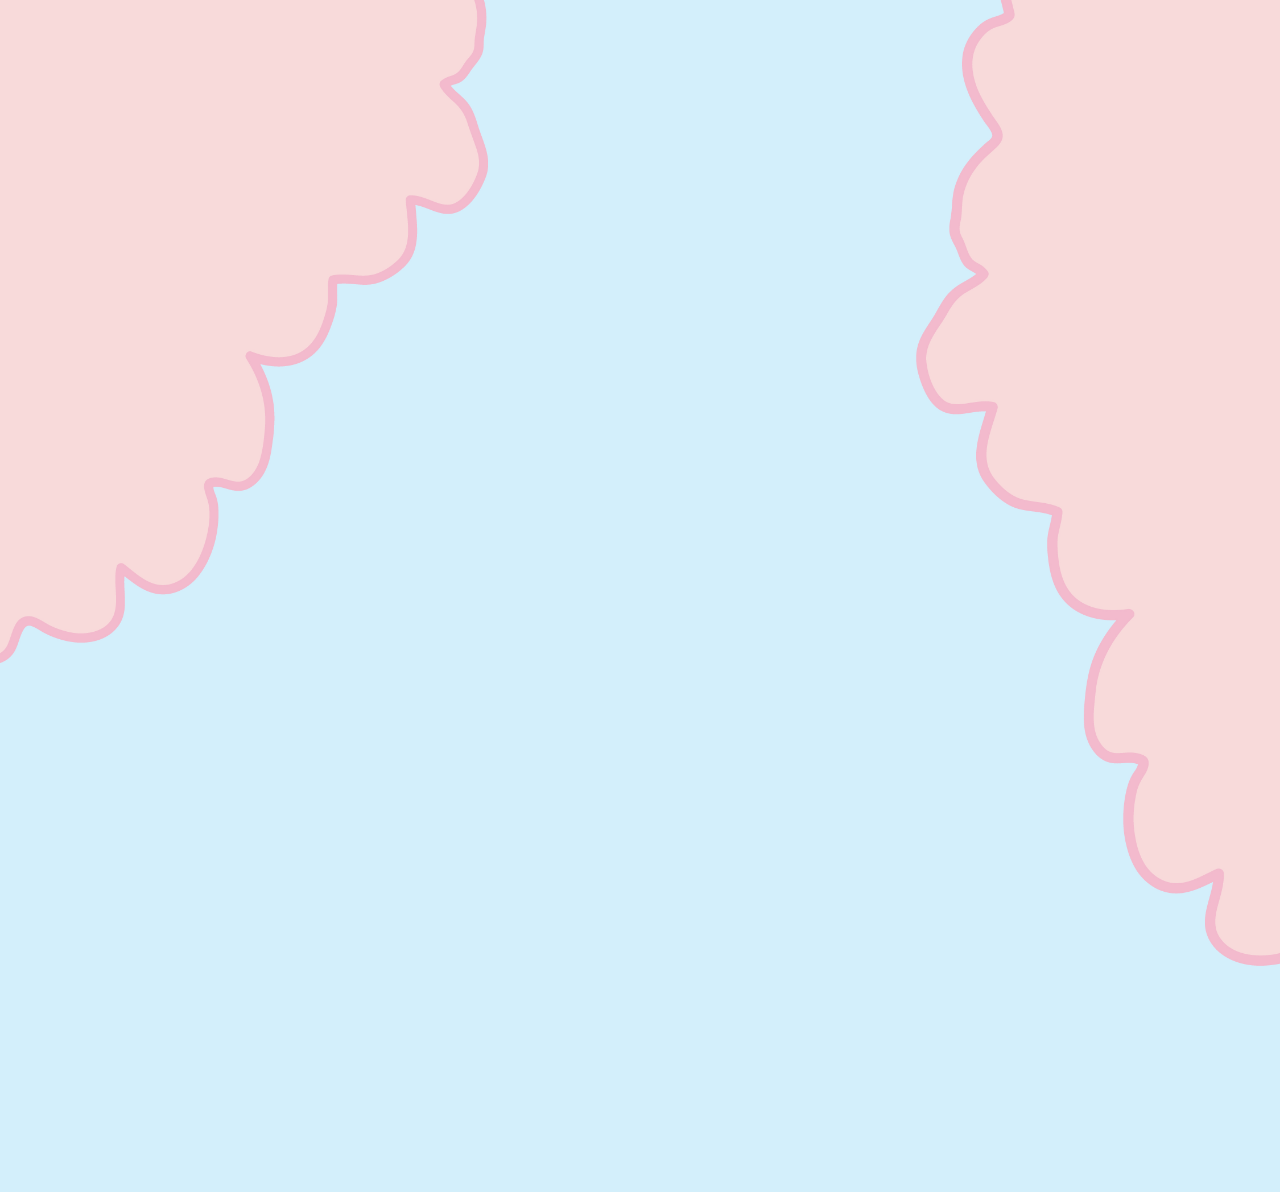
<file: character/ttora.html>
<!DOCTYPE html>
<html lang="en">
<head>
  <meta charset="UTF-8">
  <meta name="viewport" content="width=device-width, initial-scale=1.0">
  <title>VS 게임</title>

  <link rel="stylesheet" href="../css/style.css">
  <link rel="stylesheet" href="../css/character.css">
</head>
<body class="character-body">
  <main class="character-wrap">
    <div class="character-intro ttora">
      <svg width="112" height="91" viewBox="0 0 112 91" fill="none" xmlns="http://www.w3.org/2000/svg">
        <path d="M1.41284 84.5282C5.01284 84.4282 8.81285 85.4882 12.3928 84.9982C14.7328 84.6782 17.0228 84.1082 19.4028 84.0082C23.1428 83.8582 26.6528 84.6782 30.3528 84.6582C34.0528 84.6382 37.3828 84.8582 40.8828 84.8282C42.0728 84.8182 43.2928 84.7482 44.4828 84.6482C45.8428 84.5382 46.9928 83.8882 48.3928 83.7682C50.1228 83.6182 51.8128 83.8382 53.5228 84.0882C55.7428 84.4182 58.0228 84.4282 60.2528 84.5682C64.5228 84.8382 68.7428 84.4682 73.0028 84.6482C75.5428 84.7482 78.2128 84.8482 80.7528 84.5582C82.8328 84.3182 84.8529 84.1682 86.9529 84.2282C88.3729 84.2682 89.6328 84.7782 91.0028 84.9182C94.8628 85.2982 98.8828 84.9282 102.743 84.6782C105.433 84.4982 108.213 85.5782 110.823 84.5782" stroke="black" stroke-width="1.25" stroke-linecap="round" stroke-linejoin="round"/>
        <path d="M80.4328 79.5582C80.8128 79.9082 81.3028 79.9082 81.7628 80.0882C82.3228 80.2982 82.8728 80.7182 83.3428 81.0782C83.9528 81.5382 84.3028 81.8282 84.5728 82.5482C84.7728 83.1082 84.8828 83.5582 84.8828 84.1482C84.8828 85.2282 85.1028 86.5182 84.6728 87.5182C84.0828 88.8682 83.3728 89.6582 81.8528 89.9882C81.2028 90.1282 80.8028 90.0182 80.1728 89.9082C79.5428 89.7982 78.8728 90.0482 78.2928 89.9082C77.7528 89.7782 76.9928 89.2482 76.6828 88.7882C76.3728 88.3282 75.9928 87.8182 75.8428 87.2682C75.7528 86.9282 75.5428 86.5182 75.6128 86.1582C75.6928 85.7482 75.8128 85.3082 75.9328 84.9082C76.0428 84.5482 76.1328 84.1882 76.2828 83.8482C76.4528 83.4682 76.8228 83.0282 76.8628 82.5982" fill="#F4B3B1"/>
        <path d="M80.0528 79.9382C80.7028 80.4582 81.5428 80.4982 82.2428 80.9382C82.8128 81.2982 83.5328 81.7482 83.8928 82.3382C84.3328 83.0682 84.3228 83.8982 84.3528 84.7182C84.3828 85.5382 84.4928 86.4282 84.2028 87.2182C83.7228 88.5182 82.6128 89.5582 81.1528 89.5082C80.7628 89.4982 80.3828 89.3682 80.0028 89.3382C79.5628 89.3082 79.1328 89.4082 78.7028 89.3982C77.9128 89.3782 77.3128 88.7582 76.9028 88.1382C76.6328 87.7282 76.4428 87.3382 76.2928 86.8782C76.2028 86.5982 76.1328 86.3982 76.1728 86.1082C76.2128 85.8682 76.2928 85.6182 76.3528 85.3882C76.4828 84.9182 76.5928 84.4082 76.8128 83.9782C77.0328 83.5482 77.3028 83.1982 77.3828 82.7282C77.5128 82.0482 76.4728 81.7582 76.3428 82.4382C76.2628 82.8982 75.9328 83.2582 75.7628 83.6882C75.5528 84.1982 75.4028 84.7482 75.2628 85.2782C75.1328 85.7782 75.0028 86.2482 75.1228 86.7682C75.2328 87.2382 75.4128 87.7382 75.6428 88.1682C76.0928 88.9882 76.6628 89.7282 77.5028 90.1682C78.4328 90.6582 79.3828 90.3182 80.3728 90.4882C82.0528 90.7782 83.7128 90.1582 84.6528 88.6982C85.1628 87.9082 85.4328 87.0582 85.4628 86.1182C85.4728 85.6282 85.4428 85.1282 85.4228 84.6382C85.4028 84.1482 85.4228 83.6182 85.3028 83.1082C85.0828 82.0982 84.6128 81.3682 83.8028 80.7482C83.3628 80.4082 82.9128 80.0582 82.4128 79.7882C81.9128 79.5182 81.2228 79.5082 80.8128 79.1682C80.2728 78.7382 79.5128 79.4982 80.0528 79.9282V79.9382Z" fill="#231815"/>
        <path d="M52.8327 68.1582C52.4827 68.5182 51.8327 68.7082 51.4227 69.0482C50.9127 69.4582 50.0827 70.0582 49.4527 70.2582C48.6427 70.5182 47.9827 71.0282 47.1827 71.3282C46.5027 71.5782 45.8127 71.7982 45.1327 72.0382C44.5627 72.2382 44.1727 72.4182 43.5527 72.4382C42.9827 72.4482 42.4227 72.5882 42.1327 73.1082C41.8427 73.6282 41.7427 74.3182 41.5627 74.8882C41.4527 75.2282 41.2727 75.5782 41.1727 75.9082C41.0527 76.2882 40.9927 76.2782 41.4127 76.5482C41.6427 76.6982 42.0027 76.7982 42.2727 76.8582C42.6827 76.9482 42.9527 77.0482 43.3327 77.2082C43.9427 77.4682 44.5327 77.7582 45.1627 77.9582C46.3427 78.3482 47.5327 78.6382 48.6927 79.0682C49.1127 79.2282 49.5227 79.4782 49.9727 79.5682C50.3927 79.6582 50.9627 79.5682 51.3927 79.5682C51.8427 79.5682 52.2027 79.7282 52.6427 79.7482C52.9827 79.7682 54.2327 79.3082 54.2527 79.7382C54.0327 79.9682 53.7227 80.0782 53.5227 80.3182C53.2627 80.6182 53.2127 80.9782 53.0727 81.3282C52.7827 82.0482 52.5527 82.7082 52.6627 83.4982C52.7527 84.1482 52.7727 84.8782 53.0427 85.4782C53.3227 86.1182 53.7627 86.7282 54.2527 87.2282C54.6627 87.6482 55.0227 88.2482 55.4927 88.5682C56.0527 88.9582 56.8127 89.1082 57.4627 89.1982C58.1827 89.2982 58.8627 89.6882 59.6027 89.7182C59.9627 89.7382 60.2927 89.6882 60.6427 89.7482C60.9927 89.8082 61.0127 89.7782 61.3827 89.6982C61.7927 89.6082 62.3027 89.7382 62.7327 89.7182C63.0127 89.7082 63.2527 89.5982 63.5227 89.5482C63.8127 89.4982 64.1128 89.5682 64.4028 89.5182C65.2828 89.3582 66.1627 89.1682 67.0727 89.1782C68.2027 89.1782 69.3528 88.9182 70.4528 88.6482C71.0428 88.4982 71.6527 88.4082 72.2427 88.2682C72.7527 88.1482 73.2528 87.9082 73.7628 87.7782C74.8328 87.4982 75.7327 87.0782 76.6927 86.5082C77.2927 86.1482 78.0127 85.8482 78.4427 85.2782C78.7027 84.9382 78.8427 84.5182 79.0527 84.1482C79.2027 83.8882 79.4027 83.6582 79.5327 83.3982C80.0627 82.2682 80.9127 81.1982 81.5527 80.0982C82.0127 79.2982 82.5228 78.4982 82.8428 77.6182C83.0228 77.1282 83.2227 76.5582 83.7827 76.3982C84.3427 76.2382 84.9127 76.2682 85.4727 76.2082C86.6427 76.0782 87.9927 75.7182 89.0827 75.2182C90.0827 74.7582 90.9227 74.1582 91.8327 73.5682C92.4227 73.1882 92.8228 72.8882 93.2628 72.3182C93.5028 72.0082 93.7627 71.8182 93.7727 71.3982C93.7727 71.0682 93.6628 70.6282 93.5728 70.3082C93.4928 70.0282 93.4627 69.8982 93.4427 69.6082C93.4227 69.3482 93.4227 68.8582 93.1927 68.6782C92.9227 68.4582 92.3328 68.7082 92.0128 68.7182C91.6928 68.7282 91.3527 68.7182 91.0327 68.7182C90.2827 68.7182 89.6028 68.8982 88.8428 68.8982C88.1528 68.8982 87.4528 68.8982 86.7628 68.8982C85.2028 68.8982 83.6528 68.7882 82.1228 68.5582C81.4028 68.4482 80.7328 68.3782 80.0428 68.1382C79.6828 68.0082 79.3327 67.9782 78.9727 67.8382C78.7027 67.7282 78.2027 67.3982 77.9427 67.6582" fill="#F4B3B1"/>
        <path d="M52.4528 67.7782C52.0928 68.0982 51.6128 68.2482 51.2228 68.5282C50.8328 68.8082 50.4628 69.1082 50.0528 69.3682C49.6428 69.6282 49.2228 69.7582 48.7928 69.9482C48.2828 70.1682 47.8128 70.4682 47.3028 70.6982C46.7028 70.9682 46.0628 71.1482 45.4428 71.3582C44.9028 71.5382 44.3428 71.8082 43.7728 71.8782C42.8928 71.9882 42.0928 72.0282 41.6328 72.9082C41.4228 73.3082 41.3128 73.7582 41.2028 74.1982C41.0628 74.7382 40.8428 75.2282 40.6628 75.7582C40.3828 76.5782 40.9528 76.9982 41.6928 77.2482C42.1328 77.3982 42.5828 77.4682 43.0228 77.6482C43.5628 77.8682 44.0828 78.1282 44.6228 78.3282C45.7328 78.7482 46.8928 79.0182 48.0228 79.3982C48.6028 79.5982 49.1628 79.9182 49.7528 80.0682C50.3128 80.2082 50.8528 80.0882 51.4128 80.0982C51.9428 80.1082 52.4328 80.3282 52.9728 80.2482C53.1328 80.2282 53.2928 80.1882 53.4628 80.1482C53.5428 80.1282 53.6528 80.1282 53.7328 80.0982H53.8428C54.0428 80.0982 54.0128 80.0382 53.7528 79.8682L53.8928 79.3482C53.4628 79.7282 53.0628 79.9282 52.8228 80.4882C52.5728 81.0682 52.3228 81.7182 52.1928 82.3382C51.9728 83.4482 52.1828 84.9282 52.6828 85.9382C52.9528 86.4882 53.3328 86.9982 53.7428 87.4482C54.1528 87.8982 54.5228 88.4382 54.9928 88.8382C55.9328 89.6382 57.2628 89.6482 58.3928 89.9982C59.0228 90.1982 59.5828 90.2282 60.2328 90.2582C60.4728 90.2582 60.7128 90.3282 60.9628 90.3282C61.2728 90.3282 61.5528 90.2082 61.8628 90.2182C62.1528 90.2182 62.4428 90.2782 62.7428 90.2582C63.0428 90.2382 63.3228 90.1282 63.6128 90.0882C63.9228 90.0482 64.2428 90.0882 64.5528 90.0382C64.9628 89.9782 65.3628 89.8782 65.7628 89.8182C66.4628 89.7082 67.1628 89.7382 67.8728 89.6782C68.5828 89.6182 69.2528 89.4782 69.9328 89.3282C70.6128 89.1782 71.2728 89.0282 71.9428 88.8882C72.6828 88.7382 73.3928 88.4582 74.1128 88.2382C75.3528 87.8682 76.4628 87.2582 77.5828 86.6182C78.0428 86.3582 78.4828 86.0682 78.8228 85.6482C79.2328 85.1382 79.4628 84.5082 79.8128 83.9582C80.1628 83.4082 80.4228 82.8282 80.7728 82.2882C81.1828 81.6482 81.6228 81.0182 82.0028 80.3582C82.3328 79.7982 82.6628 79.2482 82.9528 78.6682C83.1828 78.1982 83.3128 77.4482 83.6828 77.0682C84.1028 76.6382 85.1028 76.7682 85.6628 76.6982C86.3028 76.6182 86.9328 76.4982 87.5528 76.3182C88.8428 75.9582 90.0128 75.3682 91.1428 74.6382C92.2028 73.9482 93.2028 73.3082 93.9628 72.2782C94.2828 71.8382 94.3428 71.3982 94.2628 70.8682C94.1728 70.2882 94.0228 69.7482 93.9528 69.1682C93.8928 68.6682 93.6928 68.1982 93.1628 68.0682C92.8828 67.9982 92.6028 68.0582 92.3228 68.1082C91.9728 68.1682 91.6428 68.1582 91.2928 68.1582C90.4728 68.1582 89.6728 68.3182 88.8628 68.3382C88.0528 68.3582 87.3128 68.3382 86.5328 68.3382C84.7928 68.3282 83.0528 68.1682 81.3328 67.8782C80.6128 67.7582 79.8228 67.5782 79.1428 67.2982C78.6428 67.0982 78.1928 66.8282 77.6828 67.1682C77.1028 67.5482 77.6428 68.4782 78.2228 68.0982C78.3128 68.0382 78.6228 68.2482 78.7128 68.2782C78.9628 68.3882 79.2228 68.4482 79.4828 68.5182C80.1128 68.6782 80.7128 68.8682 81.3628 68.9682C82.6328 69.1682 83.9028 69.3182 85.1828 69.3782C86.4628 69.4382 87.7928 69.4682 89.0928 69.4082C89.6728 69.3782 90.2528 69.2582 90.8328 69.2382C91.4128 69.2182 91.9628 69.2682 92.5328 69.1682C92.8528 69.1082 92.8528 69.0882 92.9028 69.3982C92.9328 69.5982 92.9228 69.8082 92.9628 70.0082C93.0528 70.4982 93.4028 71.1282 93.1528 71.6082C92.6128 72.6182 91.3428 73.2482 90.4228 73.8382C89.3728 74.5082 88.2828 75.0282 87.0728 75.3482C86.5128 75.4982 85.9528 75.6082 85.3728 75.6682C84.7928 75.7282 84.1928 75.6982 83.6428 75.8682C82.6228 76.1882 82.4528 77.2782 82.0328 78.1282C81.5028 79.2182 80.8328 80.2482 80.1628 81.2682C79.5328 82.2282 78.9028 83.2282 78.3928 84.2582C78.1228 84.7982 77.8628 85.1882 77.3528 85.5082C76.9028 85.7982 76.4128 86.0582 75.9428 86.3182C74.8628 86.9082 73.7028 87.2482 72.5428 87.6282C71.9628 87.8182 71.3628 87.8982 70.7628 88.0282C70.0928 88.1682 69.4328 88.3582 68.7528 88.4782C67.5228 88.7082 66.2728 88.6382 65.0328 88.8582C64.4528 88.9582 63.8528 88.9382 63.2828 89.0482C62.9928 89.1082 62.7528 89.1882 62.4528 89.1682C62.1528 89.1482 61.8628 89.1082 61.5728 89.1282C61.3028 89.1482 61.0628 89.2382 60.7928 89.2282C60.5028 89.2282 60.2128 89.1782 59.9228 89.1782C59.2128 89.1782 58.6128 88.8982 57.9428 88.7382C57.3228 88.5882 56.6828 88.5682 56.1028 88.2882C55.5728 88.0382 55.2628 87.5382 54.8928 87.1082C54.4428 86.5782 53.9828 86.1082 53.6628 85.4782C53.3428 84.8482 53.2928 84.1682 53.2228 83.4882C53.1528 82.8082 53.3028 82.2582 53.5328 81.6482C53.6428 81.3582 53.7128 80.9782 53.8928 80.7282C54.0728 80.4782 54.4228 80.3082 54.6528 80.0982C54.7928 79.9682 54.8328 79.7482 54.7928 79.5782C54.6128 78.8882 53.8528 78.9782 53.3128 79.0782C52.9828 79.1382 52.7328 79.2082 52.3928 79.1582C51.8828 79.0682 51.4328 79.0082 50.9128 79.0382C49.8228 79.0982 48.8928 78.5282 47.8728 78.1982C46.8528 77.8682 45.7328 77.6082 44.7128 77.1982C44.2128 76.9982 43.7328 76.7582 43.2328 76.5582C42.8028 76.3882 42.3228 76.3482 41.9028 76.1582C41.8128 76.1182 41.6528 75.9782 41.5628 75.9682C41.7328 75.9982 41.5228 76.2282 41.6928 76.0982C41.7928 76.0282 41.8928 75.5582 41.9528 75.4182C42.1528 74.9282 42.2528 74.4182 42.4028 73.9082C42.5428 73.4482 42.6928 73.0882 43.2028 72.9882C43.6728 72.8982 44.1328 72.9182 44.6028 72.7782C45.6528 72.4582 46.7528 72.1082 47.7528 71.6582C48.2728 71.4282 48.7528 71.1182 49.2728 70.8882C49.7628 70.6782 50.2228 70.5182 50.6828 70.2282C51.0928 69.9682 51.4528 69.6582 51.8428 69.3882C52.3028 69.0782 52.8028 68.8982 53.2128 68.5282C53.7228 68.0582 52.9628 67.2982 52.4528 67.7682V67.7782Z" fill="#231815"/>
        <path d="M48.9229 42.8782C48.7129 42.6982 48.5928 42.0082 48.5528 41.7382C48.5028 41.3582 48.6029 40.9882 48.5229 40.5982C48.4129 40.0682 48.3829 39.6482 48.3829 39.0982C48.3829 37.4582 48.4829 35.8482 48.7229 34.2482C48.8229 33.5982 48.8629 32.9382 49.0029 32.2882C49.1729 31.4982 49.4729 30.9582 49.8129 30.2482C50.1829 29.4682 50.3229 28.6882 50.7829 27.9482C51.1929 27.2982 51.8529 26.7382 52.4729 26.2882C53.6229 25.4482 55.2529 24.8182 56.6029 25.5382C58.1129 26.3382 59.2729 27.6482 60.0529 29.1682C60.8629 30.7582 61.3929 32.3982 61.7029 34.1582C61.8529 34.9982 61.9229 35.8082 61.9229 36.6482C61.9229 37.4882 62.0129 38.3682 61.7929 39.1982C61.7129 39.5182 61.6229 39.8582 61.4629 40.1482C61.3629 40.3182 60.9229 40.7182 61.0329 40.9382C61.2729 41.4282 62.9629 40.9482 63.3529 40.8782C64.7229 40.6182 66.3828 40.7182 67.6428 41.3582C67.6428 40.8082 67.3528 40.2382 67.2828 39.6882C67.2328 39.2982 67.2828 38.9082 67.2528 38.5182C67.1928 37.8882 67.1229 37.2782 67.0929 36.6482C67.0629 35.7582 66.8629 34.8682 66.7429 33.9882C66.6229 33.1082 66.7329 32.2382 66.7329 31.3982C66.7329 30.6282 66.8329 29.9182 66.9329 29.1582C67.0629 28.1382 67.5329 27.3582 67.8729 26.4182C68.1029 25.7782 68.3128 25.1482 68.6128 24.5482C68.9228 23.9282 69.6929 23.5282 70.2929 23.2282C71.6429 22.5582 73.3228 22.7082 74.7528 22.9582C75.4628 23.0882 76.1728 23.8282 76.6728 24.3282C76.9328 24.5882 77.1828 24.8582 77.4728 25.0882C77.8328 25.3782 78.0429 25.6782 78.3529 26.0182C78.8529 26.5682 79.2029 27.0982 79.5629 27.7582C79.9429 28.4682 80.1229 29.1682 80.4629 29.8982C80.8029 30.6282 80.7928 31.3382 80.9428 32.0782C81.1428 33.0382 81.1728 33.8982 81.1728 34.8682C81.1728 35.8982 81.2429 36.9082 80.9929 37.9082C80.7629 38.8382 80.6329 39.8182 80.4629 40.7582C80.3129 41.5582 80.1429 42.2982 79.8829 43.0782C79.6829 43.6882 79.2628 44.2482 79.0828 44.8582C79.2428 45.1182 79.8428 45.1682 80.1128 45.2582C80.4628 45.3782 80.8128 45.4482 81.1728 45.5182C81.9728 45.6782 82.6829 45.8982 83.4329 46.2282C85.2329 47.0182 86.7229 48.0882 88.1229 49.4882C89.2829 50.6582 90.6228 51.8882 91.2828 53.4282C91.6128 54.2082 91.6429 55.0782 91.8529 55.8782C92.1229 56.8982 91.9929 57.7682 91.8529 58.7782C91.7529 59.4282 91.6228 60.0482 91.4128 60.6882C91.2928 61.0582 91.1029 61.3882 90.9629 61.7582C90.8229 62.1282 90.7728 62.4882 90.5828 62.8182C90.3828 63.1582 90.0528 63.4682 89.8028 63.7882C89.5028 64.1782 89.2329 64.6282 88.8429 64.9382C88.5529 65.1682 88.2429 65.3782 87.9529 65.6182C87.4829 65.9982 87.0329 66.5882 86.5229 66.8882C86.2429 67.0482 85.8929 67.0682 85.6029 67.2182C85.1829 67.4382 84.9229 67.6682 84.4629 67.8082C83.5829 68.0882 82.7229 68.3882 81.8429 68.6482C81.0529 68.8882 80.2128 69.1182 79.3928 69.2082C79.0228 69.2482 78.6528 69.2082 78.2828 69.2582C77.7428 69.3482 77.2728 69.3982 76.7228 69.3982C74.8828 69.3982 73.0529 69.3982 71.2129 69.3982C70.4829 69.3982 69.8129 69.2282 69.1029 69.2182C68.3129 69.1982 67.5129 69.2182 66.7229 69.2182C64.9829 69.2182 63.2329 69.2882 61.4929 69.2182C61.0629 69.1982 60.6729 69.0582 60.2529 69.0282C59.7529 68.9882 59.2329 69.0282 58.7329 69.0282C57.6529 69.0282 56.5029 69.1482 55.4529 68.9382C54.6729 68.7882 53.8629 68.7982 53.0729 68.6782C52.2829 68.5582 51.4829 68.4182 50.6829 68.3082C48.9729 68.0882 47.4729 67.4182 45.9229 66.7182C45.1429 66.3682 44.2728 66.0982 43.5528 65.6482C42.8328 65.1982 42.1429 64.9082 41.4129 64.5382C40.9929 64.3282 40.8629 64.0082 40.5329 63.6782C40.2029 63.3482 39.9329 63.1082 39.6429 62.7482C38.9429 61.8882 38.1729 61.0882 37.4929 60.2182C36.1329 58.4682 36.1629 56.1282 36.4629 54.0682C36.6229 52.9982 37.0028 52.0982 37.3728 51.0882C37.5928 50.4782 37.6629 49.9082 38.0029 49.3282C38.3429 48.7482 38.6529 48.2382 38.9729 47.6982C39.3629 47.0482 39.6829 46.1882 40.3929 45.8382C41.1829 45.4382 41.9829 45.0382 42.7929 44.7082C44.4929 44.0282 46.3629 43.7382 48.0429 43.0382" fill="white"/>
        <path d="M49.3028 42.4982C48.9228 42.0582 49.1328 41.1182 49.0628 40.6082C48.9628 39.7682 48.9128 38.9682 48.9428 38.1282C48.9928 36.3782 49.1628 34.6082 49.4428 32.8782C49.5528 32.1782 49.7928 31.5482 50.1028 30.8982C50.4928 30.0982 50.7128 29.1982 51.1328 28.4182C51.8128 27.1882 53.3328 26.0982 54.7028 25.8182C56.2228 25.5082 57.5528 26.6682 58.4728 27.7482C59.4928 28.9482 60.1328 30.4582 60.6028 31.9382C61.1128 33.5482 61.3528 35.1782 61.3728 36.8682C61.3828 37.6682 61.4228 38.4582 61.2128 39.2382C61.1128 39.5882 60.9928 39.8482 60.7828 40.1282C60.6228 40.3382 60.4728 40.5682 60.4728 40.8382C60.4728 42.0282 62.2528 41.6582 62.9328 41.5082C64.4128 41.1982 65.9528 41.1382 67.3628 41.8082C67.7028 41.9682 68.2028 41.7882 68.1728 41.3382C68.1228 40.6082 67.8028 39.9382 67.7828 39.1982C67.7628 38.3382 67.6728 37.4882 67.6228 36.6182C67.5728 35.8382 67.4428 35.0682 67.3328 34.2982C67.2228 33.5282 67.2328 32.7882 67.2528 32.0182C67.3028 30.4182 67.3828 28.9282 68.0228 27.4382C68.2928 26.7882 68.5128 26.1282 68.7728 25.4782C69.0828 24.6882 69.4228 24.2682 70.1728 23.8682C71.4928 23.1582 72.9628 23.1582 74.4128 23.4182C75.0928 23.5382 75.5628 23.9582 76.0428 24.4382C76.5228 24.9182 77.0828 25.3782 77.5428 25.8882C79.6728 28.2582 80.5828 31.3282 80.6128 34.4782C80.6228 35.3982 80.6928 36.3582 80.5528 37.2682C80.4228 38.1182 80.2028 38.9582 80.0528 39.8182C79.9028 40.6782 79.7628 41.4682 79.5328 42.2782C79.2928 43.1282 78.8128 43.8582 78.5428 44.6882C78.4828 44.8782 78.5528 45.0782 78.6828 45.2082C79.0828 45.6482 79.8228 45.7282 80.3628 45.8682C81.2128 46.0882 82.0528 46.2282 82.8628 46.5482C84.3628 47.1482 85.7528 48.0482 86.9628 49.1182C88.1728 50.1882 89.3528 51.3082 90.2128 52.6082C90.6528 53.2782 90.9228 53.9682 91.0628 54.7582C91.2228 55.6382 91.4828 56.5082 91.4328 57.4182C91.3528 59.1282 90.8228 60.7382 90.1828 62.3082C90.0328 62.6682 89.7628 62.9282 89.5228 63.2282C89.2828 63.5282 89.0728 63.8482 88.8328 64.1382C88.3128 64.7582 87.5628 65.1682 86.9828 65.7382C86.7128 66.0082 86.4528 66.2982 86.1028 66.4482C85.7728 66.5882 85.4528 66.6582 85.1328 66.8282C84.3728 67.2482 83.5928 67.4982 82.7728 67.7682C81.9528 68.0382 81.1728 68.2882 80.3528 68.4782C79.4528 68.6882 78.5228 68.7082 77.6028 68.8082C75.7428 69.0082 73.7928 68.8582 71.9228 68.8582C71.0528 68.8582 70.2028 68.7382 69.3328 68.6882C68.3828 68.6282 67.4328 68.6782 66.4828 68.6882C64.6928 68.6882 62.7728 68.9282 61.0128 68.6282C59.3828 68.3482 57.7328 68.6582 56.0928 68.5082C54.1928 68.3382 52.2628 68.0782 50.3828 67.7482C48.7028 67.4582 47.2228 66.6982 45.6628 66.0482C44.8828 65.7282 44.1728 65.3882 43.4428 64.9782C42.7128 64.5682 41.8028 64.3382 41.2628 63.7282C40.1228 62.4282 38.8528 61.2182 37.8428 59.8082C36.8328 58.3982 36.7328 56.5482 36.9128 54.8482C37.0128 53.8882 37.2528 52.9982 37.5828 52.0982C37.9128 51.1982 38.1128 50.2382 38.5928 49.4182C39.0428 48.6482 39.4828 47.8582 39.9428 47.0982C40.4628 46.2482 41.4228 45.9182 42.3028 45.5182C44.2028 44.6582 46.2728 44.3482 48.2028 43.5682C48.8328 43.3082 48.5628 42.2682 47.9128 42.5282C46.1328 43.2482 44.2128 43.5482 42.4328 44.2882C41.5828 44.6382 40.5828 45.0082 39.8428 45.5682C39.2728 45.9882 38.9728 46.6282 38.6328 47.2282C38.1928 48.0082 37.6328 48.7582 37.2928 49.5882C36.9528 50.4182 36.7228 51.2882 36.4328 52.1182C35.8728 53.7182 35.6328 55.4982 35.8128 57.1782C35.9928 58.8582 36.7428 60.2182 37.8728 61.5282C38.5028 62.2482 39.0928 63.0182 39.7728 63.6982C40.3928 64.3182 40.8328 64.8682 41.6328 65.2582C42.4328 65.6482 43.2128 66.1482 44.0328 66.5282C44.8528 66.9082 45.7128 67.2382 46.5528 67.6082C47.3928 67.9782 48.1828 68.2982 49.0328 68.5382C49.9928 68.8082 50.9928 68.9082 51.9728 69.0582C52.9528 69.2082 53.9328 69.2882 54.9128 69.4082C55.8328 69.5282 56.7028 69.6282 57.6428 69.5982C58.5828 69.5682 59.5028 69.4582 60.3928 69.5882C61.3228 69.7182 62.2128 69.7882 63.1628 69.7882C65.1828 69.7882 67.2128 69.6582 69.2228 69.7582C70.2128 69.8082 71.1728 69.9382 72.1728 69.9382C73.1728 69.9382 74.1628 69.9382 75.1628 69.9382C76.1028 69.9382 77.0428 69.9782 77.9728 69.8482C78.9528 69.7182 79.9028 69.7082 80.8728 69.4682C81.8428 69.2282 82.7028 68.9382 83.6128 68.6382C84.0228 68.4982 84.4428 68.3882 84.8428 68.2282C85.2028 68.0782 85.5028 67.8382 85.8628 67.6782C86.2228 67.5182 86.5928 67.4682 86.9328 67.2482C87.2728 67.0282 87.5528 66.7282 87.8328 66.4482C88.4528 65.8282 89.2328 65.4082 89.7728 64.7182C90.2428 64.1082 90.8828 63.5082 91.1828 62.7882C91.3328 62.4182 91.4128 62.0382 91.5728 61.6682C91.7428 61.2882 91.9028 60.9082 92.0228 60.5082C92.2728 59.6582 92.4128 58.7582 92.5028 57.8782C92.6028 56.9482 92.4328 56.1282 92.2528 55.2282C92.0728 54.3282 91.9528 53.5082 91.5228 52.6982C91.1328 51.9682 90.6128 51.3082 90.0628 50.6982C87.7728 48.1682 85.0428 45.8282 81.6328 45.0582C81.2028 44.9582 80.7728 44.8782 80.3528 44.7582C80.1028 44.6882 79.6328 44.6682 79.4528 44.4682L79.5928 44.9882C79.8528 44.1882 80.3128 43.4982 80.5528 42.6882C80.7928 41.8782 80.9528 40.9882 81.1028 40.1282C81.2528 39.2682 81.4528 38.4382 81.6028 37.5782C81.7528 36.7182 81.7128 35.8482 81.7028 34.9782C81.6928 34.1082 81.6728 33.2482 81.5428 32.3982C81.4128 31.5482 81.3128 30.5782 80.9728 29.7482C80.6728 28.9882 80.4028 28.2082 80.0228 27.4782C79.6428 26.7482 79.1428 26.1082 78.6028 25.4882C78.1228 24.9382 77.5728 24.4682 77.0528 23.9482C76.5328 23.4282 76.0228 22.8882 75.3528 22.5882C74.7428 22.3182 73.9928 22.2782 73.3328 22.2282C72.5328 22.1682 71.7028 22.1982 70.9228 22.4082C70.2728 22.5882 69.6328 22.9082 69.0828 23.2882C68.4428 23.7382 68.1128 24.2882 67.8228 24.9982C67.2128 26.4882 66.5428 27.9882 66.3328 29.5982C66.0928 31.5282 66.1228 33.4082 66.4128 35.3182C66.5728 36.3582 66.6528 37.4482 66.7128 38.4982C66.7428 38.9382 66.6928 39.3782 66.7628 39.8182C66.8428 40.3382 67.0728 40.8182 67.1028 41.3482L67.9128 40.8782C66.4828 40.1982 64.8528 40.0482 63.3028 40.3282C62.8628 40.4082 62.4428 40.5382 62.0028 40.5882C61.8828 40.5982 61.7328 40.5882 61.6128 40.6082H61.4928C61.3328 40.5482 61.3528 40.6482 61.5628 40.8982C61.6928 40.8982 62.0028 40.2682 62.0428 40.1682C62.3628 39.4282 62.4728 38.6082 62.4728 37.8082C62.4728 36.8182 62.4728 35.8082 62.3428 34.8282C62.1328 33.1282 61.6628 31.4582 60.9828 29.8882C59.8628 27.3082 57.3628 23.9182 54.1228 24.8482C52.7028 25.2582 51.2628 26.2982 50.4228 27.5082C49.9628 28.1682 49.7728 28.9482 49.4728 29.6782C49.1328 30.5082 48.6828 31.2682 48.4828 32.1482C48.2828 33.0282 48.2028 34.0382 48.0828 34.9682C47.9428 36.0982 47.8728 37.2282 47.8528 38.3682C47.8328 39.3582 48.0028 40.3182 48.0028 41.2882C48.0028 41.9582 48.0828 42.7282 48.5328 43.2582C48.9828 43.7882 49.7428 43.0182 49.2928 42.4982H49.3028Z" fill="#231815"/>
        <path d="M59.8928 48.8482C59.9928 48.6682 60.0928 48.4882 60.2128 48.3082C60.2628 48.2282 60.3128 48.1582 60.3628 48.0782C60.4128 48.0082 60.3628 48.0782 60.3928 48.0282C60.4228 47.9882 60.4528 47.9582 60.4828 47.9182C60.7028 47.6682 60.9228 47.3982 61.1728 47.1682C61.1928 47.1482 61.2728 47.0882 61.1928 47.1482C61.2228 47.1282 61.2528 47.1082 61.2828 47.0882C61.3528 47.0682 61.3428 47.0482 61.2828 47.0882C61.3028 47.0882 61.4128 47.0682 61.3128 47.0782C61.3928 47.0782 61.4828 47.0782 61.5628 47.0782C61.4428 47.0682 61.6028 47.0882 61.6128 47.0982C61.6528 47.1082 61.6928 47.1182 61.7328 47.1382C61.7928 47.1582 61.6728 47.1082 61.7628 47.1482C61.8028 47.1682 61.8528 47.1982 61.8928 47.2182C61.9228 47.2382 61.9528 47.2482 61.9728 47.2682C61.9728 47.2682 62.1028 47.3682 62.0228 47.3082C62.1628 47.4282 62.2928 47.5682 62.4128 47.7082C62.5928 47.9282 62.9928 47.9082 63.1728 47.7082C63.3928 47.4682 63.3628 47.1782 63.1728 46.9482C62.8728 46.5682 62.4828 46.2682 62.0328 46.1082C61.5828 45.9482 61.0428 45.9482 60.6528 46.2182C60.3128 46.4582 60.0728 46.7882 59.7828 47.0782C59.4328 47.4382 59.1928 47.8682 58.9428 48.2982C58.8028 48.5382 58.8728 48.8982 59.1328 49.0382C59.3928 49.1782 59.7228 49.1082 59.8728 48.8482H59.8928Z" fill="#231815"/>
        <path d="M66.1028 47.4382C66.3328 47.2882 66.5428 47.1182 66.7728 46.9782C66.8328 46.9382 66.8928 46.9082 66.9528 46.8782C66.9828 46.8582 67.0128 46.8482 67.0428 46.8282C66.9928 46.8482 66.9928 46.8482 67.0528 46.8282C67.1128 46.8082 67.1828 46.7882 67.2428 46.7782C67.1228 46.7982 67.3228 46.7782 67.3428 46.7782C67.2328 46.7782 67.4128 46.7982 67.4428 46.8082C67.5028 46.8282 67.4928 46.8282 67.4228 46.7982C67.4428 46.8082 67.4628 46.8182 67.4828 46.8382C67.4728 46.8382 67.3828 46.7582 67.4728 46.8382C67.5128 46.8782 67.5028 46.8682 67.4528 46.8082C67.4628 46.8282 67.4828 46.8482 67.4928 46.8682C67.6228 47.0882 67.7728 47.3082 67.9628 47.4882C68.0428 47.5682 68.1328 47.6282 68.2128 47.7082C68.2528 47.7482 68.2928 47.7882 68.3328 47.8282C68.2528 47.7282 68.3728 47.8982 68.3828 47.9182C68.3528 47.8582 68.3828 47.9382 68.3928 47.9482C68.3928 47.9782 68.4028 47.9982 68.4128 48.0282C68.4328 48.1182 68.4428 48.2082 68.4628 48.2882C68.5328 48.7082 68.6028 49.3182 69.1028 49.4482C69.3728 49.5182 69.7028 49.3582 69.7628 49.0682C69.8228 48.7782 69.6828 48.4782 69.3828 48.4082C69.4828 48.4382 69.5728 48.5082 69.6228 48.5882C69.5628 48.4982 69.6328 48.6282 69.6228 48.6282C69.6028 48.6282 69.5628 48.4382 69.5628 48.4082C69.5228 48.2582 69.5028 48.0982 69.4828 47.9482C69.4128 47.5482 69.2628 47.1982 68.9628 46.9182C68.9028 46.8582 68.8428 46.8082 68.7728 46.7582C68.7428 46.7282 68.7128 46.6982 68.6828 46.6682C68.6628 46.6482 68.5728 46.5482 68.6228 46.6182C68.5028 46.4582 68.4128 46.2782 68.2928 46.1182C67.9828 45.7282 67.4128 45.6482 66.9528 45.7382C66.4228 45.8482 66.0228 46.2182 65.5828 46.5082C65.3428 46.6582 65.2228 46.9982 65.3928 47.2482C65.5428 47.4882 65.8728 47.6082 66.1328 47.4382H66.1028Z" fill="#231815"/>
        <path d="M60.1528 63.0382C59.9628 63.6982 59.6928 64.4082 60.0628 65.0582C60.3628 65.5982 60.8828 65.8182 61.4828 65.8582C61.9928 65.8882 62.4928 65.8582 62.9228 65.5482C63.1628 65.3682 63.4428 65.2382 63.6728 65.0482C63.7928 64.9482 63.8828 64.8382 63.9628 64.7082C64.0128 64.6382 64.0428 64.4982 64.1128 64.4482L63.3228 64.1282C63.7128 65.2082 64.8128 65.9082 65.9628 65.8882C66.9828 65.8682 67.9728 65.2482 67.7828 64.1182C67.7328 63.8282 67.3828 63.6682 67.1228 63.7382C66.8228 63.8182 66.6928 64.1182 66.7428 64.3982C66.7728 64.5482 66.6528 64.6282 66.4928 64.6982C66.2928 64.7882 66.0528 64.8182 65.8328 64.7982C65.2328 64.7582 64.5728 64.4182 64.3628 63.8382C64.2528 63.5382 63.8728 63.2982 63.5728 63.5182C63.3728 63.6582 63.2428 63.8182 63.1128 64.0182C62.9828 64.2182 62.9228 64.2382 62.7128 64.3682C62.4128 64.5482 62.2728 64.7682 61.9428 64.7782C61.6828 64.7882 61.2728 64.8382 61.0728 64.6282C60.7628 64.2982 61.0928 63.6782 61.1928 63.3182C61.3928 62.6482 60.3528 62.3682 60.1528 63.0282V63.0382Z" fill="#231815"/>
        <path d="M42.8628 71.8982C42.1928 71.2082 41.5328 70.9582 40.5728 70.9982C39.7028 71.0382 38.4328 71.5782 37.8728 72.2782C37.1328 73.2182 37.0128 74.6382 37.3828 75.7282C37.7528 76.8182 38.4128 77.3082 39.4028 77.6682C40.9328 78.2382 43.4828 77.3082 44.0928 75.7282C44.5728 74.4882 44.1428 72.9982 43.2228 72.0782" fill="#F4B3B1"/>
        <path d="M43.2528 71.5182C42.6428 70.8982 41.9128 70.5282 41.0328 70.4682C40.1528 70.4082 39.3528 70.6582 38.6128 71.0382C37.8328 71.4482 37.2628 72.0482 36.9328 72.8782C36.6028 73.7082 36.5628 74.6482 36.7628 75.5082C37.1228 77.0682 38.4328 78.1882 40.0228 78.3582C41.4328 78.5182 43.0728 77.9282 44.0128 76.8582C45.3328 75.3582 44.9228 73.0582 43.6028 71.6982C43.1228 71.1982 42.3528 71.9582 42.8428 72.4582C43.6928 73.3282 44.1228 74.8482 43.3828 75.9182C42.7928 76.7682 41.6228 77.2382 40.6128 77.2882C39.5328 77.3382 38.4128 76.7882 37.9728 75.7682C37.4928 74.6582 37.6328 73.0282 38.6628 72.2682C39.1928 71.8682 39.9128 71.5782 40.5728 71.5382C41.3428 71.4982 41.9428 71.7282 42.4828 72.2782C42.9728 72.7682 43.7328 72.0082 43.2428 71.5182H43.2528Z" fill="#231815"/>
        <path d="M93.7828 66.9183C93.0528 67.0183 92.1528 67.4583 91.6328 67.9683C91.2828 68.3183 91.1728 68.9683 90.9728 69.4183C90.7628 69.8883 90.7428 70.1583 90.7528 70.6983C90.7628 71.2383 90.6728 71.6383 90.9328 72.0783C91.2028 72.5483 91.5528 72.7683 92.0128 73.0683C92.9128 73.6483 93.8828 74.0383 94.9428 74.0383C95.3428 74.0383 95.7528 74.1083 96.1028 73.8783C96.2928 73.7483 96.4328 73.5183 96.6228 73.3783C96.8728 73.1883 97.1228 73.0483 97.3428 72.8083C98.0928 71.9883 98.6528 70.8883 98.5928 69.7783C98.5328 68.7383 97.6828 67.9883 96.8528 67.4583C95.8228 66.7983 94.9628 66.7483 93.7828 66.7483" fill="#F4B3B1"/>
        <path d="M93.6428 66.3983C92.7928 66.5383 91.8528 66.9582 91.2628 67.5882C91.0028 67.8682 90.8428 68.2083 90.7228 68.5683C90.6028 68.9283 90.4128 69.3182 90.3128 69.6982C90.2128 70.0782 90.2328 70.4882 90.2228 70.8882C90.2228 71.3282 90.2028 71.7583 90.3928 72.1783C90.7428 72.9783 91.5728 73.4782 92.3228 73.8682C93.1528 74.3082 94.0228 74.5482 94.9528 74.5782C95.4028 74.5882 95.8728 74.6283 96.2828 74.3983C96.4728 74.2983 96.6128 74.1582 96.7628 74.0082C96.9428 73.8182 97.1328 73.6882 97.3428 73.5282C98.7128 72.4982 99.6728 70.2882 98.8528 68.6682C98.4228 67.8282 97.5628 67.1682 96.7428 66.7482C95.8128 66.2782 94.8228 66.1982 93.8028 66.1982C93.1128 66.1982 93.1128 67.2782 93.8028 67.2782C94.4928 67.2782 95.1628 67.2882 95.8128 67.5182C96.4628 67.7482 97.0328 68.1483 97.4928 68.6283C98.5428 69.7283 97.9628 71.3083 97.0728 72.3183C96.8328 72.5883 96.5428 72.7583 96.2628 72.9883C95.9728 73.2283 95.8528 73.4982 95.4428 73.5082C94.7128 73.5282 94.0128 73.4382 93.3328 73.1582C92.7528 72.9182 92.0828 72.5582 91.6428 72.1082C91.2028 71.6582 91.2828 70.8882 91.3228 70.2782C91.3428 69.9482 91.4828 69.6682 91.5928 69.3682C91.7028 69.0682 91.7728 68.7082 91.9628 68.4382C92.3728 67.8582 93.2728 67.5383 93.9428 67.4283C94.6128 67.3183 94.3328 66.2782 93.6528 66.3882L93.6428 66.3983Z" fill="#231815"/>
        <path d="M54.7128 80.0183C55.4128 79.6283 56.0428 78.9483 56.8528 78.8483C57.1728 78.8083 57.4728 78.8983 57.7728 79.0483C58.1328 79.2283 58.4328 79.4383 58.6828 79.7583C58.8628 79.9883 59.2528 79.9483 59.4428 79.7583C59.6628 79.5383 59.6228 79.2283 59.4428 78.9983C58.8728 78.2783 57.7828 77.6883 56.8528 77.7783C56.3328 77.8283 55.8428 78.0083 55.3928 78.2883C54.9728 78.5483 54.5928 78.8583 54.1528 79.0983C53.5428 79.4383 54.0928 80.3683 54.6928 80.0283L54.7128 80.0183Z" fill="#231815"/>
        <g style="mix-blend-mode:darken">
        <path d="M90.9127 57.7383C90.8327 57.7083 90.7427 57.7082 90.6527 57.6982C90.4327 57.5182 90.1727 57.3783 89.8227 57.3183C88.6427 57.1083 87.4727 57.4882 86.3327 57.7582C84.9827 58.0782 83.6627 58.4982 82.3427 58.9182C81.1027 59.3082 79.8527 59.6783 78.7127 60.3183C77.6127 60.9283 76.7127 61.7982 75.9627 62.8082C75.2527 63.7682 74.7227 64.8582 74.2427 65.9382C73.8027 66.9382 73.3827 68.0282 73.6427 69.1382C73.6827 69.3082 73.8427 69.4783 74.0227 69.5183C74.5827 69.6383 75.0127 69.5183 75.5527 69.3983C76.1527 69.2683 76.7727 69.3683 77.3827 69.2883C78.0127 69.2083 78.6527 69.1583 79.2727 69.0483C79.9027 68.9383 80.5127 68.6983 81.1327 68.5183C81.4127 68.4383 81.6827 68.3382 81.9627 68.2482C83.4527 67.8782 84.9027 67.3383 86.2527 66.5983C86.3427 66.5583 86.4327 66.5182 86.5327 66.4782C86.9727 66.2882 87.4027 66.0882 87.6827 65.6882C87.6827 65.6782 87.7027 65.6583 87.7027 65.6483C88.2227 65.2083 88.6527 64.6982 89.0427 64.0782C89.6427 63.1182 90.4827 62.2582 90.9427 61.2282C91.1127 60.8582 91.2327 60.4182 91.3027 59.9782C91.3427 59.8682 91.3927 59.7683 91.4227 59.6583C91.6027 58.9983 91.7027 58.0582 90.9127 57.7582V57.7383Z" fill="#F4B3B1"/>
        <path d="M52.3227 63.7382C52.0827 62.2882 51.2627 60.7282 50.3527 59.5882C49.4827 58.4982 48.3427 57.6382 47.0627 57.0982C46.2227 56.7482 45.3627 56.4582 44.5127 56.1482C43.6627 55.8482 42.8127 55.3582 41.9227 55.1782C40.3927 54.8682 38.6127 55.1382 37.2327 55.8882C37.1927 55.8882 37.1627 55.8782 37.1227 55.8882L36.9227 55.9082C36.6827 55.9382 36.4727 56.0582 36.4027 56.3082C35.9927 57.6882 36.9927 58.9382 37.6127 60.0882C38.3427 61.4382 39.2427 62.8782 40.4727 63.8282C41.6927 64.7782 43.0927 65.6482 44.5227 66.2382C45.2727 66.5482 46.0527 66.8082 46.8227 67.0682C47.5727 67.3182 48.3227 67.4682 49.0827 67.6782C50.0227 67.9482 51.7427 69.3082 52.5027 67.9482C52.7827 67.4482 52.6227 66.6382 52.5827 66.0982C52.5227 65.3282 52.4527 64.5182 52.3227 63.7582V63.7382Z" fill="#F4B3B1"/>
        <path d="M60.0327 29.9483C59.5827 29.1583 59.4427 28.2483 58.8727 27.5183C58.0327 26.4583 56.6927 25.8683 55.3427 25.7683C55.1927 25.5683 54.9327 25.4383 54.6427 25.5583C53.7727 25.9383 52.7327 26.2283 52.0627 26.9383C51.8027 27.2083 51.6127 27.5283 51.3827 27.8183C51.0827 28.1783 50.7527 28.4983 50.4927 28.8983C49.4927 30.3883 49.2427 32.2283 48.9527 33.9483C48.8327 34.6683 48.5927 35.4083 49.0027 36.0783C49.4027 36.7383 50.0327 37.1183 50.8127 37.0283C51.6127 36.9283 52.3627 36.3983 52.7527 35.7083C52.8127 35.5983 52.9027 35.4783 52.9527 35.3683C53.0427 35.6583 53.4427 36.0083 53.6227 36.1383C54.2627 36.6083 55.2627 36.8183 56.0127 36.5383C56.5927 36.3283 56.9627 35.8583 57.2727 35.3483C57.6327 35.6683 57.9227 36.0683 58.4327 36.2283C59.1027 36.4383 59.9127 36.3483 60.5227 35.9983C61.9927 35.1383 61.6627 33.3383 61.1227 32.0183C60.8227 31.2783 60.4227 30.6383 60.0227 29.9483H60.0327Z" fill="#F4B3B1"/>
        <path d="M75.6928 35.2083C75.9128 35.0583 76.1128 34.9083 76.2828 34.6983C76.3928 34.5683 76.5028 34.3683 76.6328 34.2183C77.3328 35.1583 78.0728 36.1883 79.4328 35.7783C80.8728 35.3383 80.8628 33.6283 80.8728 32.4083C80.8728 31.5483 80.8228 30.6883 80.4728 29.8983C80.1028 29.0683 79.5328 28.3183 79.0428 27.5583C78.5828 26.8383 78.1928 26.0383 77.5728 25.4383C76.9828 24.8683 76.3228 24.3283 75.6628 23.8383C74.7428 23.1583 73.6128 22.8083 72.5228 22.9283C72.4128 22.8483 72.2728 22.8283 72.1028 22.8983C71.2628 23.2483 70.4228 23.2783 69.6828 23.8883C69.0528 24.4083 68.6028 25.1583 68.2728 25.8983C67.9228 26.6883 67.7028 27.5183 67.4928 28.3483C67.2528 29.2583 66.9428 30.1683 66.8128 31.0983C66.5928 32.6683 67.1328 34.5983 68.8628 35.0083C69.5828 35.1783 70.2528 34.9983 70.8828 34.6483C71.1928 34.4783 71.4828 34.2783 71.6828 33.9783C71.7528 33.8683 71.8128 33.7083 71.8928 33.5783C72.4128 34.3983 72.9528 35.2983 73.9128 35.6283C74.5428 35.8483 75.1828 35.5583 75.7128 35.2083H75.6928Z" fill="#F4B3B1"/>
        </g>
        <path d="M35.7828 29.0781L35.9128 29.1081C36.0128 29.4581 35.9128 29.8681 35.9328 30.2381C35.9828 31.0781 36.3428 32.0281 36.5928 32.8181C36.9428 33.9481 37.4228 35.2581 38.1728 36.1881C37.6328 36.1881 36.9428 35.8981 36.4228 35.7581C35.9028 35.6181 35.4628 35.4181 34.9828 35.2281C34.7628 35.1381 34.5328 35.1081 34.3128 35.0281C34.0228 34.9281 33.9228 34.7681 33.6828 34.6181C33.4628 34.4781 33.2328 34.4381 33.0228 34.2581C32.7628 34.0381 32.5228 33.8181 32.2628 33.6081C31.8528 33.2781 31.4328 32.8781 31.0828 32.4781C30.6828 32.0281 30.4528 31.2581 30.2528 30.6981C30.1328 30.3581 29.9228 29.5581 29.5328 29.4481C29.3928 29.4081 28.9528 29.5581 28.8028 29.5881C28.3828 29.6881 27.9728 29.8581 27.5328 29.8781C26.7828 29.9181 26.0128 29.8781 25.2628 29.8781C24.8728 29.8781 24.4828 29.8781 24.0928 29.8781C23.4528 29.8781 22.8528 29.7282 22.2328 29.7082C20.5628 29.6682 18.8828 29.8182 17.2228 29.7082C16.8128 29.6882 16.4828 29.5381 16.0428 29.5481C15.6928 29.5481 15.4128 29.4881 15.0828 29.4181C13.9328 29.1981 12.6128 29.1881 11.5128 28.6981C11.0528 28.4881 10.5828 28.4281 10.0728 28.3281C8.59281 28.0381 6.71281 27.9382 5.42281 27.0382C4.99281 26.7482 4.73281 26.5081 4.44281 26.0781C4.12281 25.6081 3.72281 25.1681 3.37281 24.7281C2.77281 23.9781 2.20281 23.2481 1.68281 22.4381C1.19281 21.6781 1.06281 20.5682 0.84281 19.6782C0.42281 17.9482 0.502813 16.3581 0.572813 14.5681C0.612813 13.6181 0.642813 12.5881 0.982813 11.7081C1.18281 11.1981 1.32281 10.6681 1.51281 10.1481C1.65281 9.74815 1.86281 9.46814 2.04281 9.09814C2.25281 8.66814 2.22281 8.14815 2.45281 7.73815C2.63281 7.41815 2.81281 7.07815 3.00281 6.75815C3.36281 6.16815 4.05281 5.62815 4.58281 5.18815C5.66281 4.28815 6.85281 2.95815 8.26281 2.61815C8.74281 2.49815 9.28281 2.49814 9.77281 2.38814C10.7228 2.18814 11.6828 2.07815 12.6428 1.87815C14.2328 1.53815 15.7828 1.26815 17.4128 1.30815C18.7128 1.33815 19.9528 1.14815 21.2428 1.14815C22.4628 1.14815 23.6928 1.14815 24.9128 1.14815C26.1328 1.14815 27.3728 0.978149 28.6328 0.988149C30.4728 0.998149 32.2428 0.738147 34.0628 0.658147C37.0028 0.528147 39.9628 0.718142 42.9028 0.668142C43.5928 0.668142 44.2628 0.518149 44.9528 0.488149C45.4928 0.458149 46.0328 0.478145 46.5728 0.538145C46.6328 0.628145 46.7228 0.668142 46.8328 0.668142C48.1428 0.808142 49.5828 0.668147 50.9028 0.658147C52.5728 0.648147 54.2128 1.00815 55.8728 1.11815C57.8128 1.24815 59.6828 0.858149 61.6128 0.808149C64.9428 0.718149 67.2628 0.668149 70.2028 2.30815C70.4328 2.43815 70.6528 2.62815 70.8828 2.76815C71.2828 2.99815 71.7328 3.13814 72.0928 3.41814C72.7028 3.87814 73.1228 4.61815 73.6628 5.15815C74.1228 5.61815 74.7328 5.90814 75.1828 6.34814C77.4228 8.53814 76.7928 12.1581 76.7928 14.9781C76.7928 16.5481 76.6528 18.3381 75.8728 19.7481C75.0928 21.1581 74.6928 22.7781 73.6328 24.0081C69.8328 28.4281 64.5128 28.2981 59.1228 28.8781C58.1428 28.9681 57.1728 29.0781 56.2028 29.2181C54.7428 29.5781 52.8928 29.4881 51.4328 29.2481C50.3128 29.0581 49.0428 29.2082 47.9028 29.2082C46.6128 29.2082 45.3228 29.2082 44.0328 29.2082C43.4428 29.2082 42.8428 29.1682 42.2528 29.2082C41.8628 29.2282 41.5128 29.3681 41.1128 29.3681C40.7928 29.3681 40.4628 29.3681 40.1428 29.3681C39.4728 29.3681 36.0928 29.6781 35.9328 29.0481" fill="white"/>
        <path d="M35.6528 29.5282L35.7828 29.5582L35.4528 29.2282C35.5228 29.5582 35.4428 29.8982 35.4528 30.2282C35.4628 30.5382 35.5228 30.8482 35.5928 31.1482C35.7428 31.8182 35.9728 32.4582 36.1828 33.1082C36.5728 34.3182 37.0428 35.4982 37.8228 36.5082L38.1628 35.6982C37.4228 35.6582 36.6128 35.3382 35.9128 35.0782C35.4928 34.9182 35.0828 34.7582 34.6528 34.6282C34.2728 34.5082 33.9228 34.2282 33.5728 34.0382C32.9028 33.6682 32.2528 33.0282 31.7128 32.4782C31.1428 31.8982 30.9128 31.2182 30.6528 30.4682C30.4928 30.0182 30.3428 29.4682 29.9428 29.1582C29.4928 28.8082 28.9328 29.0482 28.4328 29.1882C27.5828 29.4182 26.7928 29.4282 25.9128 29.4182C25.0328 29.4082 24.2028 29.4482 23.3528 29.3582C21.5328 29.1582 19.7228 29.3182 17.8928 29.2782C17.1228 29.2582 16.3128 29.1682 15.5528 29.0482C14.7228 28.9182 13.8728 28.8082 13.0428 28.6582C12.2628 28.5182 11.5628 28.1682 10.7928 27.9982C10.0228 27.8282 9.2328 27.7182 8.4528 27.5882C6.8928 27.3182 5.6028 26.8982 4.6328 25.5882C4.2028 24.9982 3.7128 24.4582 3.2628 23.8882C2.7328 23.2082 2.0928 22.4782 1.7828 21.6582C1.5328 20.9882 1.4228 20.2682 1.2728 19.5682C1.0728 18.6682 0.972802 17.7582 0.962802 16.8382C0.942802 15.2182 0.872801 13.3982 1.4028 11.8482C1.6728 11.0482 1.9328 10.2782 2.3128 9.52816C2.4628 9.23816 2.5528 8.95816 2.6328 8.64816C2.7528 8.14816 2.9428 7.74816 3.2028 7.29816C3.5928 6.62816 4.1328 6.14816 4.7328 5.65816C5.3328 5.16816 5.8628 4.64816 6.4428 4.16816C7.0228 3.68816 7.6328 3.26816 8.3528 3.09816C9.2228 2.88816 10.1728 2.79816 11.0628 2.65816C12.9228 2.34816 14.7628 1.86817 16.6528 1.80817C18.5428 1.74817 20.2628 1.64816 22.0728 1.64816C23.0928 1.64816 24.1028 1.65816 25.1228 1.64816C26.1428 1.63816 27.1328 1.51816 28.1328 1.49816C30.1528 1.45816 32.1428 1.23816 34.1528 1.15816C36.1628 1.07816 38.3328 1.13816 40.4228 1.16816C41.4628 1.18816 42.5228 1.22816 43.5628 1.12816C44.6028 1.02816 45.5328 0.938161 46.5428 1.03816L46.2028 0.898161C46.6828 1.33816 47.5328 1.22816 48.1428 1.22816C48.9828 1.22816 49.8128 1.16816 50.6528 1.15816C52.3228 1.13816 53.9528 1.46816 55.6128 1.59816C57.3728 1.73816 59.1128 1.44816 60.8728 1.33816C62.3028 1.24816 63.7728 1.21816 65.2128 1.31816C66.6528 1.41816 68.0028 1.75816 69.2728 2.37816C69.9328 2.69816 70.5028 3.13816 71.1628 3.45816C71.8728 3.80816 72.3128 4.30816 72.8128 4.91816C73.6828 5.98816 74.9928 6.53816 75.6628 7.78816C76.2728 8.91816 76.3928 10.2482 76.4028 11.5182C76.4128 12.7882 76.3328 13.9682 76.3228 15.1982C76.3028 16.7882 76.1128 18.2882 75.3728 19.7082C74.7228 20.9482 74.3328 22.3482 73.4828 23.4782C72.6328 24.6082 71.4028 25.5782 70.1328 26.2582C67.7828 27.5082 65.0928 27.8582 62.4828 28.1082C61.0428 28.2482 59.6028 28.3682 58.1628 28.5182C56.5728 28.6882 55.0128 29.0582 53.4028 28.9882C52.5628 28.9582 51.7428 28.7882 50.9128 28.7182C50.0228 28.6482 49.1328 28.7182 48.2428 28.7382C46.3628 28.7782 44.4828 28.6882 42.6028 28.7282C42.2228 28.7282 41.8628 28.7982 41.4828 28.8682C41.0328 28.9382 40.5828 28.9082 40.1328 28.9082C39.7528 28.9082 39.3728 28.9382 38.9928 28.9582C38.4628 28.9782 37.9228 28.9982 37.3928 28.9782C37.1628 28.9782 36.9328 28.9582 36.7028 28.9182C36.6328 28.9082 36.5428 28.8682 36.4728 28.8682C36.3128 28.8682 36.3128 28.6882 36.4028 28.9282C36.1828 28.3582 35.2628 28.6082 35.4828 29.1782C35.7828 29.9482 36.9028 29.9082 37.5828 29.9182C38.4428 29.9382 39.2928 29.8582 40.1428 29.8482C40.5728 29.8482 41.0028 29.8682 41.4328 29.8182C41.8628 29.7682 42.2528 29.6782 42.6928 29.6682C43.6228 29.6582 44.5528 29.6882 45.4828 29.6882C46.3628 29.6882 47.2428 29.6982 48.1228 29.6882C49.0528 29.6782 49.9828 29.5882 50.9028 29.6582C52.5428 29.7982 54.0928 30.0682 55.7428 29.7982C57.3928 29.5282 59.2028 29.3382 60.9528 29.1782C63.8428 28.9182 66.8128 28.6982 69.5128 27.5682C70.7928 27.0382 71.9728 26.2982 72.9928 25.3582C74.2128 24.2382 74.9328 22.9482 75.5928 21.4382C76.2128 20.0182 76.9228 18.7782 77.1328 17.2182C77.3328 15.7482 77.2828 14.2282 77.3328 12.7482C77.4128 10.0482 77.2128 7.15816 74.8228 5.45816C74.1928 5.00816 73.7228 4.51816 73.2328 3.91816C72.7128 3.27816 72.1928 2.89816 71.4628 2.53816C70.7728 2.19816 70.1728 1.72816 69.4728 1.40816C68.7328 1.06816 67.9628 0.798165 67.1628 0.628165C63.9028 -0.0918353 60.5828 0.538158 57.3028 0.668158C55.4628 0.738158 53.6628 0.338163 51.8328 0.228163C50.9828 0.178163 50.1428 0.21816 49.3028 0.24816C48.8428 0.26816 48.3828 0.278159 47.9228 0.278159C47.6928 0.278159 47.4728 0.278162 47.2428 0.258162C46.9828 0.238162 46.8928 0.158161 46.6728 0.108161C45.9128 -0.0818395 45.0128 0.0181605 44.2428 0.108161C43.2928 0.208161 42.3628 0.238165 41.4028 0.238165C39.4328 0.228165 37.4728 0.14816 35.5028 0.17816C33.6728 0.20816 31.8528 0.418164 30.0228 0.518164C28.1928 0.618164 26.2628 0.708159 24.3928 0.708159C22.5228 0.708159 20.6828 0.718162 18.8228 0.828162C17.8628 0.888162 16.8928 0.828164 15.9328 0.908164C14.9728 0.988164 14.1028 1.12817 13.2028 1.30817C12.3028 1.48817 11.4528 1.64816 10.5728 1.78816C9.6928 1.92816 8.7728 1.98817 7.9328 2.23817C6.5028 2.66817 5.4528 3.82816 4.3528 4.76816C3.1528 5.78816 2.1028 6.81816 1.7328 8.40816C1.5428 9.20816 1.0628 9.92816 0.812801 10.7182C0.562801 11.5082 0.272801 12.2882 0.172801 13.1382C-0.00719883 14.7782 -0.0672006 16.5182 0.0927994 18.1582C0.172799 18.9782 0.362802 19.7782 0.532802 20.5782C0.692802 21.3182 0.862799 22.0482 1.2528 22.6982C2.0928 24.0782 3.2128 25.3082 4.2028 26.5882C5.1228 27.7682 6.6128 28.2182 8.0228 28.4782C8.7328 28.6082 9.4428 28.7082 10.1428 28.8382C10.9828 28.9982 11.7528 29.3682 12.5928 29.5382C13.4328 29.7082 14.2928 29.7782 15.1328 29.9282C15.8828 30.0682 16.6728 30.1682 17.4428 30.2082C19.2628 30.3082 21.1028 30.0382 22.9128 30.2482C23.8428 30.3582 24.7628 30.3482 25.7028 30.3582C26.5628 30.3682 27.4428 30.4382 28.2828 30.2282C28.6028 30.1482 28.9528 29.9782 29.2828 29.9582C29.4828 29.9382 29.4828 30.0182 29.6128 30.3282C29.8528 30.9182 30.0028 31.5482 30.2928 32.1282C30.9728 33.5182 32.5128 34.4282 33.7428 35.2482C34.0928 35.4782 34.4628 35.5482 34.8628 35.6782C35.2028 35.7982 35.5328 35.9582 35.8828 36.0782C36.6228 36.3282 37.4028 36.6182 38.1828 36.6582C38.6428 36.6882 38.7428 36.1382 38.5228 35.8482C37.7628 34.8682 37.3828 33.6682 37.0128 32.5082C36.8328 31.9482 36.6328 31.3882 36.5128 30.8082C36.3828 30.1982 36.5128 29.5882 36.3928 28.9782C36.3628 28.8282 36.2128 28.6782 36.0628 28.6482L35.9328 28.6182C35.3328 28.4982 35.0828 29.4082 35.6828 29.5382L35.6528 29.5282Z" fill="#231815"/>
        <path d="M14.5828 8.7981C15.3628 8.9881 15.7428 9.28809 15.7428 9.70809V9.95809C15.5428 10.8481 15.2128 11.2881 14.7428 11.2881C14.0228 10.8781 13.6628 10.3481 13.6628 9.70809C13.6828 9.15809 13.7428 8.8781 13.8328 8.8781L14.5828 8.7981ZM14.5828 9.45809L14.4228 9.95809C14.5528 10.2881 14.6628 10.4581 14.7528 10.4581C14.7528 10.3281 14.8328 10.1081 15.0028 9.7981C14.9228 9.5781 14.8428 9.46809 14.7528 9.46809H14.5828V9.45809ZM15.0028 12.1181H15.5828C15.8028 12.1181 15.9728 12.6981 16.0828 13.8581V13.9381H16.4128L16.8328 13.8581V13.9381C16.9028 13.8681 17.2928 13.8181 17.9928 13.7781C18.2128 13.9681 18.3228 14.1581 18.3228 14.3581C18.3228 14.4481 18.1828 14.5381 17.9028 14.6081L17.7328 14.5281L16.2428 14.7781H15.9128C15.4128 14.7781 15.1628 14.2281 15.1628 13.1181C15.0528 12.5581 14.9928 12.2281 14.9928 12.1281L15.0028 12.1181ZM16.8328 8.0481C17.2728 8.0481 17.5028 8.26809 17.5028 8.71809C17.5628 9.11809 17.5828 9.33809 17.5828 9.38809H17.9128C18.6928 9.42809 19.0728 9.5581 19.0728 9.8081V9.96809C19.0728 10.0781 19.0128 10.1281 18.9028 10.1281H18.3228C18.2728 10.1281 18.2428 10.0981 18.2428 10.0481L18.0728 10.1281H17.6528L17.7328 11.2881L17.4028 11.5381C16.9628 11.5381 16.7428 10.6281 16.7428 8.7981C16.6928 8.7981 16.6628 8.5781 16.6628 8.1281L16.8228 8.0481H16.8328Z" fill="black"/>
        <path d="M19.8729 7.62817H19.9629C20.4629 7.62817 20.7129 8.17817 20.7129 9.28817C20.7129 9.73817 20.7429 10.1882 20.7929 10.6182C21.2129 10.5082 21.5929 10.4482 21.9529 10.4482H22.0329C22.3129 10.5582 22.4529 10.7582 22.4529 11.0282C22.4529 11.2182 21.7029 11.3882 20.2029 11.5282C19.8729 11.3382 19.7029 10.0682 19.7029 7.70817L19.8729 7.62817ZM22.2929 12.2882C23.4529 12.2882 24.0329 12.6482 24.0329 13.3682C24.0329 13.4882 24.0629 13.5982 24.1129 13.6982C23.7829 14.5882 23.3629 15.0282 22.8629 15.0282H22.2829C22.2229 15.0282 22.1929 14.9982 22.1929 14.9482L22.0329 15.0282H21.9529C21.9529 14.9382 21.7829 14.7982 21.4529 14.6082C21.2829 14.1382 21.2029 13.7782 21.2029 13.5282C21.2029 12.8382 21.5329 12.4182 22.2029 12.2782H22.2929V12.2882ZM23.7829 7.71817H24.2029C24.2929 7.71817 24.4029 7.82817 24.5329 8.04817C24.6429 9.77817 24.7029 10.7782 24.7029 11.0382C24.5029 11.1982 24.3029 11.2882 24.1229 11.2882C23.9029 11.2282 23.7929 10.9782 23.7929 10.5482L22.9629 10.6282H22.7129C22.6329 10.6282 22.5029 10.4882 22.2929 10.2082V9.87817L23.3729 9.70817C23.4729 9.76817 23.5829 9.79817 23.7029 9.79817V9.46817C23.7029 9.35817 23.6529 9.29817 23.5329 9.29817C23.0329 9.35817 22.7329 9.40817 22.6129 9.46817C22.2829 9.33817 22.1129 9.22817 22.1129 9.13817V8.63817C22.5829 8.52817 23.0029 8.46817 23.3629 8.46817C23.4729 8.51817 23.5529 8.54817 23.6129 8.54817C23.6129 8.43817 23.6429 8.38817 23.6929 8.38817L23.6129 7.96817V7.88817C23.6329 7.77817 23.6829 7.71817 23.7729 7.71817H23.7829ZM22.1229 13.5282C22.1229 13.9682 22.2329 14.1982 22.4529 14.1982C22.9529 14.1982 23.2029 13.8682 23.2029 13.1982C23.2029 13.0882 23.1229 13.0382 22.9529 13.0382C22.4029 13.0382 22.1229 13.2082 22.1229 13.5382V13.5282Z" fill="black"/>
        <path d="M25.5929 11.5381H25.9229C26.5329 11.6681 26.8329 11.9181 26.8329 12.2881V12.6181C26.6929 13.7881 26.3629 14.3681 25.8329 14.3681C25.8329 14.1981 25.7529 14.1181 25.5829 14.1181C25.7529 13.6581 25.8329 13.3181 25.8329 13.1181C25.5029 12.9181 25.3329 12.5881 25.3329 12.1281V12.0381C25.3629 11.7081 25.4529 11.5381 25.5829 11.5381H25.5929Z" fill="black"/>
        <path d="M30.5428 7.46817H30.9628C31.1128 7.46817 31.2828 7.88817 31.4628 8.71817V10.3782L33.4528 10.1282C33.7328 10.1682 33.8728 10.3282 33.8728 10.6282V10.7082C33.4928 10.9682 32.6828 11.1882 31.4628 11.3782H31.0428C30.9528 11.3782 30.8228 11.2082 30.6228 10.8782V9.38817C30.6228 8.82817 30.5428 8.26817 30.3728 7.71817V7.63817C30.3928 7.52817 30.4428 7.47817 30.5428 7.47817V7.46817ZM34.4528 6.87817C34.8828 6.87817 35.1528 7.31817 35.2828 8.20817C35.3728 8.59817 35.4628 8.78817 35.5328 8.78817L35.9528 8.70817C36.4528 8.70817 36.7028 8.89817 36.7028 9.28817V9.37817C36.7028 9.48817 36.2828 9.62817 35.4528 9.79817C35.4528 9.84817 35.4228 9.87817 35.3728 9.87817L35.4528 10.0382V10.6182L35.5328 11.0382C35.3428 11.2582 35.1428 11.3682 34.9528 11.3682C34.6728 11.2282 34.5328 10.9982 34.5328 10.6982V9.03817C34.3628 8.04817 34.2228 7.43817 34.1128 7.20817C34.1728 6.98817 34.2828 6.87817 34.4428 6.87817H34.4528Z" fill="black"/>
        <path d="M39.9929 11.3781V11.4581L40.1529 11.3781C40.2029 11.3781 40.2329 11.4081 40.2329 11.4581L40.4029 11.3781H41.7329C41.7329 11.4581 41.8129 11.6181 41.9829 11.8781L41.5629 12.2081H40.0629C39.5329 12.2081 38.8129 12.2581 37.9029 12.3681C37.5529 12.2281 37.3529 12.0881 37.3229 11.9481V11.6181C38.5929 11.4581 39.4729 11.3681 39.9829 11.3681L39.9929 11.3781ZM38.0029 7.96814C38.2629 7.96814 38.4529 8.57814 38.5829 9.79814H38.6629C39.9429 9.51814 40.7229 9.37814 40.9929 9.37814L41.1629 9.70814C41.1629 10.0981 40.7729 10.2881 40.0029 10.2881C40.0029 10.4381 39.5829 10.5481 38.7529 10.6181C37.9729 10.6181 37.5929 10.1481 37.5929 9.20814C37.5929 9.17814 37.5629 8.81814 37.5029 8.12814C37.6829 8.01814 37.8529 7.96814 38.0029 7.96814ZM39.0729 12.5381H39.1629C39.3329 12.5381 39.4629 13.0881 39.5829 14.1981C40.5129 13.9181 41.1829 13.7781 41.5729 13.7781C41.6529 13.7781 41.7329 13.8581 41.8229 14.0281V14.5281L39.6629 15.0281H39.1629C38.7729 14.8581 38.5829 14.5281 38.5829 14.0281V13.1981L38.5029 12.7781C38.7029 12.6181 38.9029 12.5281 39.0829 12.5281L39.0729 12.5381Z" fill="black"/>
        <path d="M47.1928 7.13817L47.6128 7.46817C48.5928 7.29817 49.2328 7.21817 49.5228 7.21817L49.7728 7.54817V7.62817C49.7728 7.77817 49.3028 7.96817 48.3628 8.20817C48.3128 8.50817 48.2828 8.75817 48.2828 8.95817C48.9828 8.90817 49.3928 8.87817 49.5328 8.87817C49.7528 9.06817 49.8628 9.26817 49.8628 9.45817L49.5328 9.70817H48.7828L48.5328 9.86817C48.6428 10.0482 48.7028 10.2182 48.7028 10.3682V11.3582H49.5328L50.0328 11.2782C50.3128 11.2782 50.5628 11.4482 50.7828 11.7782V12.0282L50.2028 12.1882C50.1428 12.1882 50.0628 12.1582 49.9528 12.1082L49.7828 12.1882C49.7228 12.1882 49.6428 12.1582 49.5328 12.1082C48.9928 12.2182 48.2728 12.2982 47.3728 12.3582V12.2682L47.2028 12.3582H47.0428C46.7428 12.3582 46.5128 12.1882 46.3728 11.8582C46.3728 11.6382 46.8428 11.4982 47.7828 11.4382L47.7028 10.6082V9.94817C46.9828 10.0582 46.4528 10.1082 46.1228 10.1082C45.7328 10.1082 45.5428 9.55817 45.5428 8.44817C45.5428 7.66817 45.8428 7.28817 46.4528 7.28817L47.2028 7.12817L47.1928 7.13817ZM46.4428 8.21817V8.63817C46.4428 8.87817 46.5028 9.10817 46.6128 9.30817L47.0328 9.22817H47.4528L47.3628 8.80817V8.72817L47.4528 7.89817C46.7828 7.98817 46.4528 8.09817 46.4528 8.22817L46.4428 8.21817Z" fill="black"/>
        <path d="M53.2328 7.62809C53.6728 7.62809 53.8928 8.09809 53.8928 9.03809C53.8928 9.37809 53.4228 9.62809 52.4828 9.78809C52.4828 10.0681 52.4528 10.2081 52.4028 10.2081C52.4528 10.2981 52.4828 10.4381 52.4828 10.6281C52.9528 10.5181 53.3728 10.4581 53.7328 10.4581C54.0628 10.5181 54.2328 10.6581 54.2328 10.8781C54.2328 11.1181 53.5628 11.3081 52.2428 11.4581C51.8728 11.1481 51.6528 10.8381 51.5728 10.5481C51.5728 9.54809 51.7928 9.04809 52.2428 9.04809L52.5728 9.12809C52.8228 9.01809 52.9628 8.90809 52.9928 8.79809V8.54809L52.9128 8.38808C52.5928 8.49808 52.2328 8.54809 51.8328 8.54809L51.4128 8.12809V7.96809C51.9628 7.74809 52.5728 7.63808 53.2428 7.63808L53.2328 7.62809ZM55.0628 7.54809C55.5028 7.54809 55.7328 8.04809 55.7328 9.04809C55.7328 9.26809 55.9028 9.37809 56.2328 9.37809C56.7828 9.37809 57.0928 9.48808 57.1428 9.70808V10.0381C57.0628 10.0381 56.9428 10.0981 56.8128 10.2081H56.6428L55.8128 10.1181V11.2781C55.8128 11.3681 55.7028 11.4481 55.4828 11.5281C55.0928 11.5281 54.9028 10.9481 54.9028 9.78809C54.9028 9.40809 54.8728 9.07809 54.8228 8.78809C54.8228 8.73809 54.8528 8.70808 54.9028 8.70808L54.8228 8.28809V7.61809C54.8828 7.61809 54.9628 7.58809 55.0728 7.53809L55.0628 7.54809Z" fill="black"/>
        <path d="M59.1928 8.70809C59.5828 9.04809 59.7728 9.37809 59.7728 9.70809C59.8828 10.2181 59.9328 10.5281 59.9328 10.6281C59.9328 10.9481 59.6328 11.1381 59.0228 11.2081H58.9428C58.2528 11.2081 57.8628 10.8181 57.7828 10.0481C57.9828 9.1581 58.3428 8.71809 58.8628 8.71809H59.1928V8.70809ZM58.9328 9.5481C58.7128 9.7781 58.6028 10.0081 58.6028 10.2181C58.6228 10.3281 58.6728 10.3781 58.7728 10.3781H58.9328L59.1828 10.2181L59.0928 10.0481C59.0928 9.9981 59.1228 9.96809 59.1828 9.96809C59.1128 9.68809 59.0228 9.5481 58.9328 9.5481ZM60.8528 7.7981C61.3528 7.7981 61.6028 8.1581 61.6028 8.8781H62.0228C62.3828 8.8781 62.7428 8.9581 63.1028 9.1281V9.45809C63.1028 9.67809 62.6028 9.78809 61.6128 9.78809V10.2881C61.6728 10.2881 61.6928 10.2581 61.6928 10.2081C62.3528 10.2081 62.8828 10.3981 63.2728 10.7881C63.2728 11.0681 62.8528 11.2081 62.0228 11.2081C61.9128 11.1581 61.8328 11.1281 61.7728 11.1281C61.6928 11.6281 61.5828 11.8781 61.4428 11.8781H61.1928C60.9128 11.8781 60.7528 11.4081 60.6928 10.4581L60.7828 10.1281C60.7228 10.0381 60.6928 9.9281 60.6928 9.7981L60.7828 9.3781C60.7828 9.3181 60.7528 9.28809 60.6928 9.28809L60.7828 8.95809C60.7828 8.95809 60.7528 8.5581 60.6928 7.8781L60.8628 7.7981H60.8528Z" fill="black"/>
        <path d="M64.3928 13.1181C65.2228 13.2081 65.6428 13.4881 65.6428 13.9481V14.1181C65.6428 14.2181 65.3928 14.3581 64.8928 14.5381H64.6428C64.1428 14.2281 63.8928 13.9181 63.8928 13.6281C64.1828 13.4781 64.3528 13.3181 64.3928 13.1281V13.1181ZM64.9828 5.21813V5.29813L65.1428 5.21813C65.4328 5.36813 65.6028 5.52813 65.6428 5.71813C65.5328 9.59813 65.3928 11.5381 65.2228 11.5381H65.0528C64.8828 11.5381 64.7228 11.3681 64.5528 11.0381C64.5528 10.9181 64.5828 10.6181 64.6328 10.1181C64.6328 10.0681 64.6028 10.0381 64.5528 10.0381C64.6228 9.33813 64.6728 8.91813 64.7128 8.78813C64.7128 8.72813 64.6828 8.69814 64.6328 8.69814L64.7128 8.11813L64.7928 5.28813L64.9628 5.20813L64.9828 5.21813Z" fill="black"/>
        <path d="M19.5028 16.6481C19.8928 16.6481 20.0828 16.9781 20.0828 17.6481C20.1928 18.7681 20.3028 19.5481 20.4128 19.9781C20.4128 20.3081 19.7228 20.4781 18.3328 20.4781H18.0028L17.5828 20.1481L17.6628 19.3181V18.4881C17.6628 18.2281 17.6128 17.7881 17.4928 17.1581C17.6228 17.0481 17.7428 16.9881 17.8228 16.9881L18.3228 17.2381C18.4028 17.2381 18.7928 17.0481 19.4828 16.6581L19.5028 16.6481ZM18.5028 18.2281V19.5581H19.0828L19.5028 19.4681C19.4428 18.3081 19.3328 17.7281 19.1728 17.7281L18.5128 18.2281H18.5028ZM19.3328 21.6281C19.7728 21.6281 19.9928 21.9081 19.9928 22.4581L20.0828 23.2881H20.3328C20.8028 23.2881 21.3828 23.2381 22.0828 23.1281C22.4728 23.1781 22.6628 23.2981 22.6628 23.4581C22.6628 23.8481 22.3328 24.0381 21.6728 24.0381C20.6428 24.1481 19.9528 24.1981 19.5928 24.1981C19.2628 24.0581 19.0928 23.8681 19.0928 23.6181L19.1728 23.2881C19.1228 22.5381 19.0928 22.0081 19.0928 21.7081C19.2028 21.6581 19.2828 21.6281 19.3428 21.6281H19.3328ZM21.3328 16.3981H21.4128C21.8328 16.3981 22.0828 16.5081 22.1628 16.7281C22.1628 16.9081 22.1328 17.0481 22.0828 17.1481L22.1628 17.6481V17.8981L22.7428 17.8181C23.5228 17.8581 23.9028 17.9981 23.9028 18.2381C23.9028 18.4381 23.5428 18.6081 22.8228 18.7381V18.6481C22.4328 18.7281 22.2428 18.8081 22.2428 18.8981V19.2281C22.2428 19.3481 22.2728 19.4681 22.3228 19.5581L22.0728 20.3081H21.8228C21.4928 20.3081 21.3228 19.7481 21.3228 18.6381C21.3228 17.5881 21.2928 16.9281 21.2328 16.6481C21.2928 16.5381 21.3228 16.4581 21.3228 16.3981H21.3328Z" fill="black"/>
        <path d="M24.7128 16.8181H25.1328C25.2828 16.8181 25.4528 17.2381 25.6328 18.0681V19.7281L27.6228 19.4781C27.9028 19.5181 28.0428 19.6781 28.0428 19.9781V20.0581C27.6628 20.3181 26.8528 20.5381 25.6328 20.7281H25.2128C25.1228 20.7281 24.9928 20.5581 24.7928 20.2281V18.7382C24.7928 18.1782 24.7128 17.6181 24.5428 17.0681V16.9882C24.5628 16.8782 24.6128 16.8281 24.7128 16.8281V16.8181ZM28.6128 16.2281C29.0428 16.2281 29.3128 16.6682 29.4428 17.5582C29.5328 17.9482 29.6228 18.1381 29.6928 18.1381L30.1128 18.0582C30.6128 18.0582 30.8628 18.2481 30.8628 18.6381V18.7281C30.8628 18.8381 30.4428 18.9782 29.6128 19.1482C29.6128 19.1982 29.5828 19.2281 29.5328 19.2281L29.6128 19.3881V19.9681L29.6928 20.3881C29.5028 20.6081 29.3028 20.7181 29.1128 20.7181C28.8328 20.5781 28.6928 20.3481 28.6928 20.0481V18.3881C28.5228 17.3981 28.3828 16.7882 28.2728 16.5582C28.3328 16.3382 28.4428 16.2281 28.6028 16.2281H28.6128Z" fill="black"/>
        <path d="M32.5028 16.8181C32.7228 16.9281 32.8928 16.9781 33.0028 16.9781V17.2281C33.0028 17.4881 32.9428 17.9281 32.8328 18.5581C33.5328 18.9781 34.0028 19.5581 34.2528 20.3081V20.3881C34.2528 20.4981 34.2028 20.5581 34.0928 20.5581H33.9228L32.5128 19.3981C32.5128 19.5181 32.4028 20.0181 32.1828 20.8981H31.9328C31.6528 20.7581 31.5128 20.5281 31.5128 20.2281V20.0581C31.5128 19.8881 31.7328 18.9981 32.1828 17.3981C32.1828 17.0081 32.2928 16.8181 32.5128 16.8181H32.5028ZM34.9028 16.8181C35.4028 16.8181 35.6528 17.0681 35.6528 17.5681C35.6528 18.5781 35.6828 19.6581 35.7328 20.8081C35.5628 20.9181 35.3728 21.0081 35.1528 21.0581C34.8728 20.6181 34.7328 19.9181 34.7328 18.9781V18.8881H34.6528L33.6528 18.9781C33.5028 18.9381 33.3628 18.7981 33.2328 18.5581V18.3981C33.2328 18.2881 33.5628 18.1781 34.2328 18.0681C34.3328 18.1181 34.4428 18.1481 34.5628 18.1481H34.7228V16.9881C34.7428 16.8781 34.8028 16.8281 34.8928 16.8281L34.9028 16.8181Z" fill="black"/>
        <path d="M39.6928 17.0681C39.9228 17.1481 40.0828 17.2781 40.1928 17.4881V18.3981C40.2128 18.5081 40.2628 18.5581 40.3628 18.5581H41.1128V18.4781C41.0628 17.7781 41.0328 17.3681 41.0328 17.2281L41.2828 17.0681C41.7228 17.2181 41.9528 17.6681 41.9528 18.3981L42.0328 18.9781C41.9928 19.8681 41.8828 20.3081 41.7028 20.3081C41.5528 20.3081 41.3828 20.2581 41.2028 20.1481C40.7328 20.3081 40.2328 20.3981 39.7028 20.3981L39.2828 20.0681C39.3328 19.2381 39.3628 18.6281 39.3628 18.2381V17.1581C39.3628 17.1581 39.5028 17.1281 39.6928 17.0781V17.0681ZM40.1928 19.3081V19.5581H40.5228L41.1028 19.4781V19.3081H40.1828H40.1928ZM41.2728 21.3081C41.6028 21.3081 41.7728 21.8581 41.7728 22.9681V23.1281H41.8528L43.9328 22.8781H44.1828C44.3428 22.9281 44.4328 23.0981 44.4328 23.3781C44.4328 23.6581 43.8528 23.7981 42.6928 23.7981C42.6928 23.8481 42.5028 23.9081 42.1128 23.9681C42.0628 23.9681 42.0328 23.9381 42.0328 23.8781L41.6128 23.9681H41.3628C41.3628 23.8981 41.2228 23.7581 40.9428 23.5481C40.8728 22.7981 40.7928 22.1281 40.6928 21.5581C40.8928 21.3981 41.0828 21.3081 41.2728 21.3081ZM43.0228 17.1481C43.3528 17.1481 43.5228 17.3381 43.5228 17.7281V18.5581C43.5228 18.6381 43.9128 18.7781 44.6828 18.9781L44.7628 19.1381C44.7628 19.3081 44.6828 19.4781 44.5128 19.6381C43.9928 19.5681 43.6628 19.5181 43.5128 19.4781V20.4781C43.4028 20.6981 43.2328 20.8081 43.0128 20.8081C42.7328 20.5181 42.5928 20.2681 42.5928 20.0581C42.5928 19.9381 42.6228 19.8181 42.6728 19.7281C42.6228 19.6381 42.5928 19.5281 42.5928 19.3981V19.3081L42.6728 18.8081C42.6728 18.7581 42.6428 18.7281 42.5928 18.7281L42.6728 18.3981V17.2381C42.7728 17.1881 42.8828 17.1581 43.0028 17.1581L43.0228 17.1481Z" fill="black"/>
        <path d="M47.4828 16.4781C48.0928 16.4781 48.4028 16.6682 48.4028 17.0582C48.4528 17.5782 48.4828 18.0782 48.4828 18.5582V19.3881L48.4028 19.8081H48.1528C47.7628 19.8081 47.5728 19.6181 47.5728 19.2281V18.3981C47.5728 18.1181 47.5428 17.7081 47.4928 17.1481C46.5228 17.1981 45.9128 17.2281 45.6628 17.2281L45.4128 16.8981V16.8181C45.4128 16.6381 46.1028 16.5282 47.4928 16.4882L47.4828 16.4781ZM50.0628 15.7281H50.3928C50.7828 15.7281 50.9728 16.1181 50.9728 16.8881C51.0228 17.2881 51.0528 17.5082 51.0528 17.5582C52.0628 17.4482 52.6228 17.3582 52.7128 17.3082C53.1028 17.3682 53.2928 17.4981 53.2928 17.7281C53.1828 18.0081 53.1028 18.1481 53.0428 18.1481C52.8128 18.1481 52.1528 18.2081 51.0528 18.3181L51.1328 19.3182V19.6482C51.1328 19.9082 51.0528 20.0981 50.8828 20.2281C50.3828 20.2281 50.1328 19.8682 50.1328 19.1482V17.5681C50.1328 17.3081 50.0528 16.7281 49.8828 15.8181L50.0528 15.7382L50.0628 15.7281Z" fill="black"/>
        <path d="M58.6729 17.1481C59.0029 17.4381 59.1729 17.9581 59.1729 18.7281V18.9781C59.1729 19.0981 59.1429 19.2181 59.0929 19.3081C59.1429 19.8181 59.2629 20.3681 59.4229 20.9681C59.3729 21.2481 59.2529 21.3881 59.0929 21.3881C58.5929 21.3881 58.3429 20.7282 58.3429 19.3982H58.0129C57.8929 19.3982 57.7729 19.4281 57.6829 19.4781C57.5729 19.4281 57.4929 19.3982 57.4329 19.3982V19.5682C57.6029 19.5682 57.6829 19.6181 57.6829 19.7281C57.5929 20.0581 57.4029 20.2281 57.1029 20.2281H56.8529L56.2729 20.1482L56.1929 20.3182C56.2429 21.0882 56.2729 21.5881 56.2729 21.8081C56.2229 21.9181 56.1929 21.9981 56.1929 22.0581H55.8629C55.5829 22.0581 55.3929 21.4782 55.2829 20.3182H54.4529C54.1229 20.1282 53.9529 19.9882 53.9529 19.8982V19.7281C53.9529 19.6781 54.0629 19.5881 54.2829 19.4781C54.4029 19.4781 54.5229 19.5082 54.6129 19.5682C55.3929 19.5082 56.0529 19.4781 56.6029 19.4781H56.7629C56.8729 19.4781 56.9329 19.4282 56.9329 19.3182C56.7929 19.2082 56.6829 19.1581 56.6029 19.1581V18.9081C56.6029 18.7581 57.1529 18.6481 58.2629 18.5781V17.2481L58.6829 17.1681L58.6729 17.1481ZM55.6029 16.9781H55.7729C56.2329 16.9781 56.4829 17.2582 56.5229 17.8082C56.4029 18.7482 56.0729 19.2181 55.5229 19.2181C54.8029 18.8681 54.4429 18.4181 54.4429 17.8881C54.4429 17.4781 54.8329 17.1781 55.6029 16.9781ZM55.2629 17.8082V17.9781L55.3529 18.3981H55.6829C55.6829 18.3081 55.7429 18.1981 55.8529 18.0681V17.8181C55.8529 17.7081 55.7929 17.6581 55.6829 17.6581C55.5029 17.7681 55.3629 17.8181 55.2629 17.8181V17.8082Z" fill="black"/>
        <path d="M60.5629 22.4581C61.3929 22.5481 61.8129 22.8281 61.8129 23.2881V23.4581C61.8129 23.5581 61.5629 23.6981 61.0629 23.8781H60.8129C60.3129 23.5681 60.0629 23.2581 60.0629 22.9681C60.3529 22.8181 60.5229 22.6581 60.5629 22.4681V22.4581ZM61.1429 14.5681V14.6481L61.3029 14.5681C61.5929 14.7181 61.7629 14.8781 61.8029 15.0681C61.6929 18.9481 61.5529 20.8881 61.3829 20.8881H61.2129C61.0429 20.8881 60.8829 20.7181 60.7129 20.3881C60.7129 20.2681 60.7429 19.9681 60.7929 19.4681C60.7929 19.4181 60.7629 19.3881 60.7129 19.3881C60.7829 18.6881 60.8329 18.2681 60.8729 18.1381C60.8729 18.0781 60.8429 18.0481 60.7929 18.0481L60.8729 17.4681L60.9529 14.6381L61.1229 14.5581L61.1429 14.5681Z" fill="black"/>
        <path d="M8.10279 36.5882H8.41279C8.52279 36.5882 8.65279 36.8982 8.79279 37.5182V38.7582L10.2828 38.5682C10.4928 38.5982 10.5928 38.7182 10.5928 38.9482V39.0082C10.3028 39.2082 9.70279 39.3682 8.79279 39.5082H8.48279C8.42279 39.5082 8.31279 39.3782 8.17279 39.1282V38.0082C8.17279 37.5882 8.11279 37.1682 7.98279 36.7582V36.6982C7.99279 36.6182 8.03279 36.5782 8.10279 36.5782V36.5882ZM11.0228 36.1582C11.3428 36.1582 11.5528 36.4882 11.6428 37.1582C11.7128 37.4482 11.7728 37.5882 11.8328 37.5882L12.1428 37.5282C12.5128 37.5282 12.7028 37.6682 12.7028 37.9582V38.0182C12.7028 38.0982 12.3928 38.2082 11.7728 38.3282C11.7728 38.3682 11.7528 38.3882 11.7128 38.3882L11.7728 38.5082V38.9482L11.8328 39.2582C11.6828 39.4282 11.5428 39.5082 11.4028 39.5082C11.1928 39.3982 11.0928 39.2382 11.0928 39.0082V37.7682C10.9728 37.0282 10.8628 36.5682 10.7828 36.3982C10.8228 36.2282 10.9128 36.1482 11.0328 36.1482L11.0228 36.1582Z" fill="black"/>
        <path d="M15.6128 37.2181L16.0527 37.2781C16.0127 37.8381 15.9827 38.2581 15.9827 38.5181V39.1381C15.9827 39.2281 16.0027 39.3181 16.0527 39.3881C15.9927 39.5581 15.9228 39.6381 15.8628 39.6381H15.6728C15.5428 39.6381 15.4227 39.3881 15.3027 38.8881L15.3628 38.5081L15.2428 38.4481C14.9528 38.4481 14.8027 38.6381 14.8027 39.0081C14.4327 39.4181 14.1227 39.6281 13.8727 39.6281H13.7528C13.3828 39.3281 13.1927 39.0381 13.1927 38.7581C13.2727 38.6281 13.3128 38.5181 13.3128 38.4481L13.2528 38.1981C13.3528 37.8281 13.5228 37.6381 13.7528 37.6381H13.8727C14.0227 37.8481 14.1328 37.9481 14.1828 37.9481C14.2428 37.9481 14.3027 38.0081 14.3727 38.1381C14.6027 38.0781 14.7727 38.0181 14.8727 37.9481H14.9328C14.9328 37.9481 14.9928 37.9681 14.9928 38.0081C15.3228 38.0081 15.4928 37.7381 15.4928 37.1981H15.6128V37.2181ZM14.0527 38.3981C14.0527 38.4781 13.9928 38.5181 13.8628 38.5181V38.9581C13.9528 38.9581 14.0428 38.9781 14.1128 39.0181C14.2528 38.8081 14.3328 38.7081 14.3628 38.7081C14.3328 38.5981 14.2327 38.4981 14.0527 38.3981ZM16.3628 37.2181C16.6828 37.2181 16.8628 37.2981 16.9228 37.4681V37.9681L16.9827 38.2781H16.9228L16.9827 38.4081V39.3981L17.0428 39.7681C16.9728 40.0981 16.8928 40.2681 16.7928 40.2681H16.7327C16.4827 40.1481 16.3628 39.9581 16.3628 39.7081V39.3381C16.3628 38.8181 16.3427 38.1681 16.3027 37.4081C16.3427 37.3281 16.3628 37.2681 16.3628 37.2281V37.2181Z" fill="black"/>
        <path d="M20.8828 36.8381C21.0728 36.9181 21.1728 36.9981 21.1928 37.0881V37.2781C20.6928 37.4081 20.4028 37.5081 20.3228 37.5881L20.4528 39.0181H20.5128C20.6128 39.0181 20.8028 38.9781 21.0728 38.8981L21.1928 38.9581L21.3128 38.8981C21.5628 38.9381 21.6928 38.9981 21.6928 39.0781V39.3281C21.4428 39.4581 20.9428 39.5181 20.2028 39.5181C20.0128 39.5181 19.8628 39.2281 19.7628 38.6481L19.8228 38.5181L19.7628 38.3981L19.8228 38.2681C19.7428 38.0581 19.7028 37.9181 19.7028 37.8381L19.7628 37.5881C19.7228 37.4281 19.7028 37.2781 19.7028 37.1581L20.8828 36.8481V36.8381ZM23.1228 36.8381C23.4528 36.8381 23.6228 37.1281 23.6228 37.7081C23.7028 38.1381 23.7728 38.9081 23.8128 40.0081L23.6828 40.0681C23.3128 40.0681 23.1228 39.6481 23.1228 38.8181V38.4481C23.1228 38.3681 23.0828 38.3281 22.9928 38.3281C22.7728 38.3681 22.5828 38.3881 22.4328 38.3881V39.1981C22.4328 39.2581 22.3528 39.3181 22.1828 39.3781C21.8528 39.3781 21.6828 38.6281 21.6828 37.1381C21.6428 37.1381 21.6228 37.1181 21.6228 37.0781C21.6628 36.9981 21.6828 36.9381 21.6828 36.8981H21.9928C22.2028 36.9781 22.3228 37.2881 22.3628 37.8281L22.9828 37.7681V36.9581C22.9928 36.8781 23.0428 36.8381 23.1128 36.8381H23.1228Z" fill="black"/>
        <path d="M25.4627 36.3481C25.7927 36.3481 25.9627 36.5781 25.9627 37.0281C25.9627 37.2781 26.1327 37.3981 26.4627 37.3981L26.6527 37.6481C26.6527 37.8981 26.4827 38.0281 26.1527 38.0281C26.0127 38.0281 25.9127 38.0081 25.8427 37.9681C25.6227 38.0081 25.4327 38.0281 25.2827 38.0281H24.9127C24.5927 38.0281 24.3827 37.9281 24.2927 37.7181V37.5281C24.2927 37.4681 24.3527 37.4081 24.4827 37.3381H25.2927V36.8381C25.2927 36.7481 25.2727 36.6581 25.2327 36.5881C25.2627 36.4581 25.3427 36.3781 25.4827 36.3381L25.4627 36.3481ZM25.2127 38.1481H25.6527C25.9127 38.2881 26.1227 38.4881 26.2727 38.7681V39.1381C26.2727 39.4981 26.0227 39.7081 25.5227 39.7581H25.4627C24.9627 39.6581 24.7127 39.3481 24.7127 38.8281C24.7127 38.4181 24.8627 38.2081 25.1527 38.2081C25.1527 38.1681 25.1727 38.1481 25.2127 38.1481ZM26.4027 39.6381C26.8127 39.6381 27.0627 40.0281 27.1527 40.8181H27.2727C27.6427 40.7381 27.9127 40.6981 28.0827 40.6981C28.2527 40.6981 28.3927 40.7981 28.5127 41.0081V41.1881C28.5127 41.3281 28.1427 41.4381 27.3927 41.4981C27.3927 41.5581 27.2227 41.5981 26.8927 41.6281C26.5427 41.6281 26.3527 41.2181 26.3327 40.3881C26.3027 40.3881 26.2327 40.1981 26.1427 39.8281L26.3927 39.6381H26.4027ZM27.3927 36.7781C27.7127 36.8581 27.8727 36.9381 27.8927 37.0281C27.8927 37.1581 27.9327 37.4281 28.0227 37.8381H28.5227C28.7527 37.8381 28.9127 37.9381 29.0227 38.1481V38.3381C29.0027 38.4181 28.9027 38.5081 28.7127 38.5881L28.4627 38.5281L28.3427 38.5881C28.2627 38.5481 28.2027 38.5281 28.1527 38.5281V38.7781C28.1527 38.9981 28.0727 39.1481 27.9027 39.2181C27.5627 39.2181 27.3727 38.9881 27.3427 38.5281H27.4027L27.1527 37.0381V36.9781C27.1527 36.8781 27.2327 36.8081 27.4027 36.7881L27.3927 36.7781Z" fill="black"/>
        <path d="M8.36275 43.3482C8.53275 43.3882 8.61275 43.5182 8.61275 43.7182V43.8482C8.61275 44.3382 8.42275 45.1682 8.05275 46.3382L7.80275 46.3982C7.55275 46.2982 7.43275 46.1782 7.43275 46.0282C7.76275 44.8682 7.93275 44.1882 7.93275 43.9782H7.87275L6.87275 44.0382C6.54275 44.0382 6.32275 43.9182 6.19275 43.6682V43.6082C6.19275 43.5382 6.31275 43.4782 6.56275 43.4182L6.87275 43.4782C7.08275 43.4782 7.58275 43.4382 8.36275 43.3582V43.3482ZM9.73275 42.6582H9.85275C10.1828 42.6582 10.3528 42.9482 10.3528 43.5282C10.4228 43.9882 10.4828 44.7482 10.5428 45.8282H10.4827C10.5627 46.0382 10.6128 46.2082 10.6128 46.3282C10.4528 46.4582 10.3228 46.5182 10.2428 46.5182C9.95275 46.5182 9.80275 46.0782 9.80275 45.2082C9.80275 44.8782 9.74275 44.0482 9.62275 42.7182L9.74275 42.6582H9.73275Z" fill="black"/>
        <path d="M13.7528 42.9082C13.9628 42.9782 14.0628 43.3282 14.0628 43.9682C14.0628 43.9982 14.0828 44.1282 14.1228 44.3382C14.0528 44.9582 13.9328 45.2682 13.7528 45.2682H13.2528V45.6482C13.3328 45.9382 13.3828 46.1082 13.3828 46.1482V46.3382H14.3128C14.3728 46.3382 14.4628 46.4182 14.5628 46.5882V46.7682C14.5628 46.9382 14.1028 47.0382 13.1928 47.0782H12.8228L12.8828 47.5082V48.3782C13.7628 48.3382 14.2828 48.3182 14.4328 48.3182C14.5128 48.4482 14.5628 48.5782 14.5628 48.6882V48.8082C14.4928 48.8082 14.4128 48.8482 14.3128 48.9382H13.8728C13.7928 48.9382 13.3928 48.9782 12.6928 49.0582H12.5728C12.5128 49.0582 12.3928 48.9382 12.2028 48.6882L12.2628 48.0682C12.2628 47.9482 12.2228 47.6182 12.1428 47.0782H11.3928C11.1828 46.9682 11.0828 46.8082 11.0828 46.5782H11.1428C11.3228 46.5782 11.6328 46.5182 12.0728 46.3882H12.6928V45.3982C12.6928 45.3182 12.6528 45.2682 12.5728 45.2682H11.8928C11.7228 45.1982 11.6428 45.0582 11.6428 44.8382V44.5882C11.6428 44.2382 11.6628 43.7182 11.7028 43.0282H11.7628C11.9828 43.0282 12.1328 43.1082 12.2028 43.2782V43.5882L12.1428 43.8982L13.5128 44.0182L13.5728 43.8982V43.2782L13.5128 42.9682C13.5128 42.9682 13.6128 42.9482 13.7628 42.9082H13.7528ZM12.2028 44.3982L12.1428 44.5282V44.7782H12.8228L13.1928 44.8382C13.4028 44.7882 13.5028 44.7182 13.5028 44.6482V44.5282L13.1928 44.4682H12.5128L12.2028 44.4082V44.3982Z" fill="black"/>
        <path d="M18.0228 43.4681H18.0828C18.1428 43.4681 18.2328 43.5481 18.3328 43.7181C18.3328 43.8181 18.2928 44.1281 18.2028 44.6481C18.5128 44.6481 18.7628 44.8381 18.9528 45.2081C19.1628 45.2081 19.2628 45.3581 19.2628 45.6481L19.2028 45.9581C18.9828 45.9581 18.6128 45.6881 18.0828 45.1481C17.9328 45.8081 17.7828 46.1381 17.6428 46.1381H17.5228C17.3828 46.0181 17.2828 45.9581 17.2128 45.9581V45.6481C17.5428 44.4781 17.7128 43.8781 17.7128 43.8481L17.6428 43.7181C17.6828 43.5481 17.8128 43.4681 18.0228 43.4681ZM19.8928 43.2181H19.9528C20.2128 43.2981 20.3828 43.8181 20.4528 44.7781V44.8381C20.5528 44.8381 20.8628 44.7981 21.3828 44.7181C21.5528 44.9481 21.6328 45.0981 21.6328 45.1481C21.5928 45.3181 21.4628 45.3981 21.2628 45.3981H20.5128V45.5781L20.5728 45.8881H20.5128L20.5728 46.0081V46.0681C20.5728 46.0681 20.5528 46.1281 20.5128 46.1281L20.5728 46.2581L20.5128 46.5681H20.3328C20.0028 46.5681 19.8328 46.2181 19.8328 45.5081C19.8328 44.7281 19.7328 44.0081 19.5228 43.3281C19.6628 43.2481 19.7828 43.1981 19.8928 43.1981V43.2181Z" fill="black"/>
        <path d="M23.1728 43.3481L23.2928 43.4081C23.3628 43.3681 23.4528 43.3481 23.5428 43.3481C23.7928 43.5381 23.9128 43.9481 23.9128 44.5881L24.6628 44.5281C24.9128 44.7381 25.0328 44.8581 25.0328 44.8981C25.0328 45.1181 24.9728 45.2381 24.8428 45.2681H24.5328C24.0028 45.2681 23.3528 45.3081 22.6028 45.3981C22.3828 45.3981 22.2228 45.2781 22.1028 45.0281V44.8981C22.1028 44.8381 22.1628 44.7781 22.2928 44.7181H22.7228L23.1628 44.6581V43.9781C23.1628 43.8881 23.1428 43.7981 23.0928 43.7281C23.1328 43.6681 23.1628 43.5381 23.1628 43.3581L23.1728 43.3481ZM23.4228 45.5181C24.0528 45.5181 24.4528 45.8081 24.6028 46.3881C24.6028 46.8381 24.2928 47.1481 23.6728 47.3181C23.1528 47.3181 22.8428 46.9881 22.7428 46.3281V46.1381C22.7428 45.7681 22.9328 45.5781 23.3028 45.5781L23.4228 45.5181ZM23.5428 46.0781L23.4128 46.2681V46.3281L23.4728 46.6381H23.5928C23.7628 46.5681 23.8428 46.4281 23.8428 46.2081C23.7128 46.1281 23.6028 46.0781 23.5328 46.0781H23.5428ZM25.2328 47.1381C25.8528 47.1381 26.1628 47.4081 26.1628 47.9481C26.0128 48.6181 25.7228 48.9481 25.2928 48.9481H24.9128C24.5528 48.9481 24.2828 48.6581 24.1028 48.0781C24.1028 47.7481 24.3128 47.4581 24.7228 47.2081C24.8828 47.1681 25.0528 47.1481 25.2228 47.1481L25.2328 47.1381ZM24.8528 48.0781V48.1981C24.8528 48.2781 24.9128 48.3281 25.0428 48.3281C25.2928 48.2381 25.4128 48.0781 25.4128 47.8281V47.7681H25.3528C25.1228 47.7681 24.9628 47.8681 24.8528 48.0781ZM25.5428 44.0281C25.7728 44.0281 25.9228 44.3581 25.9728 45.0281H26.5328C26.8228 45.0281 26.9628 45.1681 26.9628 45.4581V45.5781C26.9028 45.5781 26.8128 45.6181 26.7128 45.7081H25.9628L26.0228 46.0181V46.1381C26.0228 46.3581 25.9628 46.4781 25.8428 46.5181H25.6528C25.4228 46.5181 25.2728 46.2081 25.2228 45.5781V44.0881L25.5328 44.0281H25.5428Z" fill="black"/>
        <path d="M30.4927 45.7082C30.7027 45.8382 30.8027 45.9782 30.8027 46.1382V46.1982C30.7427 46.1982 30.6527 46.2382 30.5527 46.3182H30.3027C30.3027 46.3182 30.2327 46.2982 30.2327 46.2582C30.1627 46.3082 29.9627 46.3482 29.6127 46.3782V46.3182C29.4627 46.3982 29.2927 46.4382 29.1127 46.4382H27.9927C27.6227 46.4382 27.4327 46.2682 27.4327 45.9382H27.4927C27.5627 45.8982 27.6527 45.8782 27.7427 45.8782H27.8027C28.2227 45.8782 28.8427 45.8582 29.6727 45.8182C29.6727 45.8582 29.6927 45.8782 29.7327 45.8782C29.7327 45.7982 29.9827 45.7282 30.4827 45.6882L30.4927 45.7082ZM29.7527 46.7682C29.9227 46.8482 30.0427 46.8982 30.1227 46.8982V47.2682C30.0027 47.8082 29.8727 48.0782 29.7527 48.0782C29.7127 48.0782 29.6927 48.0582 29.6927 48.0182L29.0027 48.1382C29.0027 48.1382 28.9827 48.0782 28.9427 48.0782C28.9427 48.1982 28.8627 48.2582 28.6927 48.2582V48.5682L29.8127 48.3782H29.9327C29.9327 48.3782 29.9927 48.3982 29.9927 48.4382C30.0727 48.3982 30.1327 48.3782 30.1727 48.3782C30.4227 48.4782 30.5527 48.5582 30.5527 48.6282V48.6882C30.3727 48.8682 29.7027 49.0382 28.5627 49.1882H28.4327C28.1827 49.0582 28.0627 48.8782 28.0627 48.6282V48.0682C28.3427 47.8782 28.7727 47.7182 29.3727 47.5682C29.3727 47.5282 29.3927 47.4682 29.4327 47.3882H29.3027C28.8627 47.4682 28.5727 47.5082 28.4327 47.5082H28.3127C28.2327 47.5082 28.1727 47.3882 28.1227 47.1382C28.6227 46.8882 29.1627 46.7582 29.7427 46.7582L29.7527 46.7682ZM28.9427 43.7782C29.6527 43.8282 30.0027 44.0582 30.0027 44.4682C29.7627 45.2182 29.4327 45.5882 29.0027 45.5882H28.8227C28.3627 45.3582 28.1327 44.9282 28.1327 44.2782C28.1327 44.0682 28.3027 43.9682 28.6327 43.9682C28.6327 44.0082 28.6527 44.0282 28.6927 44.0282C28.6927 43.8582 28.7727 43.7782 28.9427 43.7782ZM28.7527 44.5282V44.7182L28.8127 45.0282H29.1227C29.1227 44.9582 29.2227 44.7682 29.4327 44.4682V44.4082C29.4327 44.3282 29.3927 44.2882 29.3027 44.2882H29.0527C28.8527 44.3982 28.7427 44.4782 28.7427 44.5382L28.7527 44.5282Z" fill="black"/>
        <path d="M10.0628 51.5281C10.3428 51.5281 10.5528 51.8981 10.6828 52.6481C10.3928 53.1881 10.0728 53.4581 9.75275 53.4581H9.69275C9.28275 53.4581 8.99275 53.0881 8.82275 52.3381C8.89275 51.8381 9.04275 51.5881 9.25275 51.5881C9.77275 51.5481 10.0428 51.5281 10.0628 51.5281ZM9.44275 52.3981C9.50275 52.6881 9.58275 52.8281 9.69275 52.8281C9.94275 52.7481 10.0628 52.6581 10.0628 52.5781V52.0781C9.64275 52.0981 9.44275 52.1981 9.44275 52.3881V52.3981ZM11.5628 53.8881C11.7328 53.8881 11.8528 54.0781 11.9328 54.4481V54.8181C11.9328 55.0781 11.7028 55.2481 11.2528 55.3181C10.8328 55.4681 10.6328 55.5781 10.6328 55.6281V55.6881H10.6927C11.0227 55.6881 11.4227 55.6681 11.8727 55.6281C12.0627 55.7081 12.1628 55.7881 12.1828 55.8781V55.9381L12.1227 56.2481C11.3327 56.2881 10.7928 56.3081 10.5028 56.3081C10.2828 56.3081 10.0927 56.1881 9.94275 55.9381V55.6881C9.94275 55.2781 10.1328 55.0681 10.5028 55.0681C11.0428 54.8581 11.3128 54.7181 11.3128 54.6281V54.5081C11.1728 54.5081 11.0728 54.4881 11.0028 54.4481C10.8028 54.5281 10.5528 54.5681 10.2528 54.5681C10.0328 54.5681 9.84275 54.4481 9.69275 54.1981V54.1381C9.69275 53.9681 10.3128 53.8881 11.5628 53.8881ZM11.2528 50.9681H11.5628C11.7328 50.9681 11.8327 51.2581 11.8727 51.8381H12.1227C12.6627 51.8381 12.9328 51.9781 12.9328 52.2681C12.8328 52.3481 12.5028 52.4181 11.9328 52.4581L11.8727 52.5781V52.9581C11.8727 53.0481 11.8928 53.1381 11.9328 53.2081C11.8828 53.4981 11.8128 53.6381 11.7528 53.6381H11.6927C11.4027 53.4881 11.2528 53.2181 11.2528 52.8281V50.9581V50.9681Z" fill="black"/>
        <path d="M14.6527 50.4681C15.0227 50.6681 15.2127 51.0881 15.2127 51.7181H15.3427C15.3427 51.5081 15.7127 51.4081 16.4627 51.4081V50.9781C16.4627 50.8781 16.5627 50.8181 16.7727 50.7881C17.0227 50.8581 17.1527 51.0481 17.1527 51.3481C17.1527 51.4081 17.1927 52.1781 17.2727 53.6481C17.1327 53.7281 17.0127 53.7681 16.9027 53.7681C16.6527 53.6181 16.5327 53.3681 16.5327 53.0181V52.8281H16.2827C15.7427 52.8281 15.4727 52.6581 15.4727 52.3281V52.2681C15.5427 52.2681 15.6527 52.2281 15.7827 52.1481C16.0727 52.1881 16.2927 52.2081 16.4627 52.2081V52.1481L16.4027 52.0281L15.9727 52.0881H15.5927L15.2827 51.8381C15.2827 52.0181 14.9127 52.1781 14.1627 52.3381V53.3281L14.2227 53.4481L15.3427 53.2681C15.5927 53.3681 15.7127 53.4481 15.7127 53.5181V53.6381C15.7127 53.8181 15.1127 53.9581 13.9127 54.0781C13.6227 53.9981 13.4727 53.7081 13.4727 53.2081H13.5327L13.4727 53.0781V52.0881C13.4727 51.9581 13.8427 51.8381 14.5927 51.7181V51.6581C14.5427 51.2881 14.4327 51.0981 14.2827 51.0981L13.7227 51.1581C13.5127 51.0981 13.4127 50.9481 13.4127 50.7181C13.5627 50.6381 13.7327 50.5981 13.9127 50.5981V50.6581L14.6627 50.4681H14.6527Z" fill="black"/>
        <path d="M18.9328 50.6582C19.2128 50.6582 19.3728 50.9282 19.4328 51.4682C19.8928 51.4682 20.1128 51.6082 20.1128 51.8982V51.9582C20.1128 52.0582 19.9228 52.1182 19.5528 52.1482C19.5528 52.0682 19.4128 52.0282 19.1228 52.0282L18.8728 52.5882H18.9328C19.5828 52.5082 20.0128 52.4282 20.2428 52.3382C20.6128 52.4182 20.8028 52.4982 20.8028 52.5882V52.8382C20.8028 52.9382 20.5528 53.0282 20.0528 53.0882V53.5882C20.4228 53.8082 20.6128 54.0582 20.6128 54.3382C20.6128 54.9182 20.3828 55.2082 19.9228 55.2082C19.5628 55.3182 19.3528 55.4282 19.3028 55.5182V55.6482H19.3628L20.4828 55.3982H20.7928C20.7928 55.4582 20.8328 55.5482 20.9228 55.6482V55.8982C20.9228 55.9782 20.6928 56.0382 20.2328 56.0782C20.2328 56.0382 20.2128 56.0182 20.1728 56.0182C20.1728 56.1182 19.8228 56.2182 19.1128 56.3282C18.7428 56.3282 18.5528 55.9782 18.5528 55.2682C18.5528 55.0382 18.9428 54.8282 19.7328 54.6382C19.8128 54.5082 19.8528 54.3982 19.8528 54.3282H19.7928C19.4428 54.3682 19.1528 54.3882 18.9228 54.3882H18.8628C18.8028 54.3882 18.6828 54.2582 18.4928 54.0082C18.5328 53.9282 18.5528 53.8682 18.5528 53.8282L19.3028 53.7682V53.1482H19.2428C19.1428 53.1482 18.9528 53.1882 18.6828 53.2782V53.2182L18.5628 53.2782H18.2528C18.0228 53.2782 17.8628 53.1782 17.7528 52.9682V52.8382C17.7528 52.7182 18.0028 52.6582 18.5028 52.6582L18.2528 52.3482C18.2528 52.2282 18.3528 51.8882 18.5628 51.3482H18.3128C18.0828 51.3482 17.8928 51.2282 17.7528 50.9782V50.9182C17.7528 50.8582 17.8128 50.7982 17.9428 50.7282H18.3728C18.5228 50.7282 18.7128 50.7082 18.9328 50.6682V50.6582Z" fill="black"/>
        <path d="M24.7627 50.2181H24.8227C24.9627 50.2181 25.0927 50.4481 25.1927 50.8981L25.1327 51.3281V52.8881C25.1327 53.1081 25.0527 53.2581 24.8827 53.3181H24.7627C24.5127 53.2281 24.3827 53.0181 24.3827 52.6981V52.3881C24.3827 52.3881 24.4027 52.3281 24.4427 52.3281C24.4027 52.1981 24.3627 52.1381 24.3127 52.1381C23.6127 52.2581 23.2527 52.4181 23.2527 52.6381C23.2527 52.9981 23.1027 53.3681 22.8127 53.7581H22.7527C22.5327 53.7581 22.3827 53.6781 22.3127 53.5081V53.4481C22.6027 52.4181 22.7527 51.6681 22.7527 51.2081V50.9581H22.6927L22.3827 51.0181V50.9581C22.3027 50.9981 22.2427 51.0181 22.2027 51.0181C21.6627 50.9781 21.3927 50.8281 21.3927 50.5881C21.3927 50.5181 21.4727 50.4381 21.6427 50.3381L21.9527 50.3981C22.3527 50.3981 22.7227 50.3581 23.0727 50.2781C23.3027 50.2781 23.4527 50.5881 23.5027 51.2081L23.4427 51.3281C23.4827 51.4081 23.5027 51.4681 23.5027 51.5181C23.4627 51.5181 23.4427 51.5381 23.4427 51.5781L23.5727 51.6381C24.1927 51.5581 24.5027 51.4081 24.5027 51.1981L24.3727 50.4481C24.4127 50.2881 24.5427 50.1981 24.7527 50.1981L24.7627 50.2181ZM25.6327 49.9681H25.8127C26.1127 49.9681 26.3027 50.8581 26.3727 52.6481C26.3327 52.7281 26.3127 52.7881 26.3127 52.8381C26.3527 52.9181 26.3727 52.9781 26.3727 53.0181H26.3127L26.3727 53.1481C26.3727 53.3981 26.2527 53.5181 26.0027 53.5181C25.7527 53.4381 25.6327 53.2681 25.6327 53.0181V52.7681C25.6327 52.7681 25.6527 52.7081 25.6927 52.7081L25.6327 52.5881C25.6327 51.9781 25.5727 51.1481 25.4427 50.0981L25.6327 49.9781V49.9681Z" fill="black"/>
        <path d="M27.2328 54.8282C27.8528 54.8982 28.1728 55.0982 28.1728 55.4482V55.5782C28.1728 55.6582 27.9828 55.7582 27.6128 55.8882H27.4228C27.0528 55.6582 26.8628 55.4282 26.8628 55.2082C27.0828 55.0982 27.2028 54.9782 27.2328 54.8282ZM27.6628 48.9082V48.9682L27.7828 48.9082C28.0028 49.0182 28.1228 49.1382 28.1628 49.2782C28.0828 52.1882 27.9728 53.6382 27.8528 53.6382H27.7228C27.6028 53.6382 27.4728 53.5182 27.3528 53.2682C27.3528 53.1782 27.3728 52.9482 27.4128 52.5782C27.4128 52.5382 27.3928 52.5182 27.3528 52.5182C27.4028 51.9982 27.4428 51.6882 27.4728 51.5882C27.4728 51.5482 27.4528 51.5282 27.4128 51.5282L27.4728 51.0982L27.5328 48.9782L27.6628 48.9182V48.9082Z" fill="black"/>
        </svg>
    </div>
    <div class="info-wrap">
      <img src="../images/character/ttora_info.png" alt="">
    </div>
    <div class="btn-wrap">
      <a href="../ready.html" class="next-btn">
        <img src="../images/character/next.png" alt="다음으로">
      </a>
    </div>
  </main>
</body>
</html>
</file>
<file: css/style.css>
@font-face {
  font-family: 'AONE';
  src: url('../font/AONE(OTF).otf') format('opentype');
  font-weight: normal;
  font-style: normal;
  font-display: swap; /* 폰트 로딩 지연 시 기본 폰트 표시 */
}
@font-face {
  font-family: 'EF_jejudoldam';
  src: url('../font/EF_jejudoldam.otf') format('opentype');
  font-weight: normal;
  font-style: normal;
}

* {
  margin: 0;
  padding: 0;
  box-sizing: border-box;
  -webkit-font-smoothing: antialiased;
}

body {
  width: 100vw;
  height: 100vh;
  min-height: 100vh;
  display: flex;
  flex-direction: column;
  font-family: 'EF_jejudoldam', sans-serif;
}
.font_aone {
  font-family: 'AONE', sans-serif;
}
img,
.svg{
  display: block;
  -webkit-user-drag: none;
  user-select: none;
  -webkit-user-select: none;
  -moz-user-select: none;
  -ms-user-select: none;
}
</file>
<file: css/index.css>
.home-body {
  position: absolute;
}
.home-body::before {
  position: absolute;
  left: 0;
  top: 0;
  width: 100%;
  height: 100%;
  z-index: -30;
  background: url("../images/home/bg.jpeg") no-repeat center center / cover;
  content: "";
}
.sakura-container {
  position: fixed;
  top: -10%;
  left: 0;
  width: 100%;
  height: 100%;
  pointer-events: none;
  z-index: -10;
  perspective: 1000px;
}

.sakura {
  position: absolute;
  width: 7%;
  opacity: 1;
  animation: sakuraFall 10s linear infinite, sakuraSwing 4s ease-in-out infinite;  transform-origin: center;
  transform-origin: center;
}
@keyframes sakuraFall {
  0% {
    top: -10%;
    transform: rotateX(0deg) rotateY(0deg) rotateZ(0deg);
  }
  100% {
    top: 110%;
    transform: rotateX(360deg) rotateY(720deg) rotateZ(180deg);
  }
}


@keyframes sakuraSwing {
  0%, 100% {
    margin-left: -5%;
  }
  50% {
    margin-left: 5%;
  }
}
.sakura:nth-child(1) {
  left: 10%;
  animation-duration: 7s, 3s;
  animation-delay: 0s, 0s;
}
.sakura:nth-child(2) {
  left: 30%;
  animation-duration: 10s, 4s;
  animation-delay: 2s, 1s;
  width: 6%;
}
.sakura:nth-child(3) {
  left: 50%;
  animation-duration: 8s, 3.5s;
  animation-delay: 4s, 2s;
}
.sakura:nth-child(4) {
  left: 70%;
  animation-duration: 12s, 5s;
  animation-delay: 1s, 0.5s;
  width: 4%;
  opacity: 0.8;
}
.sakura:nth-child(5) {
  left: 90%;
  animation-duration: 9s, 4.5s;
  animation-delay: 5s, 3s;
}

.home-header {
  width: 100%;
  aspect-ratio: 50 / 18;
  display: flex;
  justify-content: center;
  align-items: center;
  margin-bottom: 5%;
}

.home-header img {
  width: 100%;
  height: 100%;
  object-fit: cover;
}

.main {
  margin-bottom: 5%;
}
.main .bubble-wrap {
  position: relative;
  display: flex;
  flex-direction: column;
  align-items: flex-end;
  width: 90%;
  gap: 0;
  margin: 0 auto;
}
.main .main-bubble {
  width: 87%;
  aspect-ratio: 441 / 398;
  margin: 0 auto;
}
.main .main-bubble img {
  width: 80%;
  object-fit: contain;
}
.main .bubble img {
  width: 100%;
  object-fit: contain;
}
.main .left-bubble {
  position: absolute;
  left: 0;
  top: 10%;
  width: 30%;
}
.main .right-bubble {
  width: 47%;
}

.footer {
  display: flex;
  justify-content: space-between;
  align-items: flex-end;
  width: 92%;
  margin: 0 auto;
  gap: 1%;
  padding: 0 4% 0 6%;
}

.footer .left {
  width: 18%;
  transform-origin: bottom center;
  /* transition: transform 0.2s ease; */
  /* animation: leverMove 1.2s ease-in-out infinite; */
}
.footer .center {
  width: 44%;
  transition: transform 0.1s ease;
  border: none;
  background: none;
  cursor: pointer;
  animation: pressEffect 1.2s infinite ease-in-out;
  transform-origin: center;
}

@keyframes pressEffect {
  0% {
    transform: scale(1);
  }
  40% {
    transform: scale(0.9) translateY(2px);
  }
  60% {
    transform: scale(0.92) translateY(1px);
  }
  100% {
    transform: scale(1);
  }
}

.footer .right {
  width: 27%;
  margin-bottom: 5%;
}
.footer .left svg,
.footer .center svg,
.footer .right svg {
  width: 100%;
  height: 100%;
  object-fit: contain;
}

@keyframes leverMove {
  0% {
    transform: rotate(0deg) rotateX(0deg) scale(1);
  }
  20% {
    transform: rotate(-5deg) rotateX(4deg) scale(1.02);
  }
  40% {
    transform: rotate(4deg) rotateX(-3deg) scale(0.98);
  }
  60% {
    transform: rotate(-2deg) rotateX(2deg) scale(1.01);
  }
  80% {
    transform: rotate(1deg) rotateX(-1deg) scale(0.995);
  }
  100% {
    transform: rotate(0deg) rotateX(0deg) scale(1);
  }
}
</file>
<file: css/complete.css>
.complete-body {
  background: url('../images/bg.jpeg') no-repeat center/ cover;
}
.complete-wrap {
  display: flex;
  flex-direction: column;
  align-items: center;
  gap: 1%;
  padding-top: 40%;
  height: 100vh;
}
.icon-wrap {
  width: 36%;
}
.icon-wrap svg {
  width: 100%;
  object-fit: contain;
}
.text-wrap {
  display: flex;
  flex-direction: column;
  align-items: center;
}
.text-wrap h1 {
  font-size: 6vw;
  line-height: 1.3;
  text-align: center;
  color: #000;
  margin-bottom: 13%;
}
.text-wrap p {
  font-size: 3vw;
  font-weight: 400;
  color: rgba(0, 0, 0, 0.5);
}

.icon-wrap,
.text-wrap h1,
.text-wrap p {
  opacity: 0;
  transform: translateY(40px);
}

.complete-body.show .icon-wrap {
  animation: fadeUp 0.6s ease forwards;
}
.complete-body.show .text-wrap h1 {
  animation: fadeUp 0.6s ease forwards;
  animation-delay: 0.3s;
}

.complete-body.show .text-wrap p {
  animation: fadeUp 0.6s ease forwards;
  animation-delay: 0.6s;
}



@keyframes fadeUp {
  to {
    opacity: 1;
    transform: translateY(0);
  }
}
</file>
<file: css/end.css>
.end-body {
  background: url('../images/poster.jpg') no-repeat center/ cover;
}
</file>
<file: css/character.css>
.character-body {
  background: url('../images/character/bg.jpeg') no-repeat center/ cover;
}

.character-wrap {
  height: 100vh;
  display: flex;
  flex-direction: column;
  align-items: center;
  justify-content: flex-end;
  margin: 22% 0 18% 0;
}

.character-wrap .character-intro {
  position: relative;
  width: 85%;
  aspect-ratio: 115 / 95  ;
  margin-bottom: 7%;
}
.character-wrap .character-intro img {
  position: absolute;
  width: 100%;
  height: 100%;
  object-fit: contain;
}
.character-wrap .character-intro img.character {
  position: absolute;
  z-index: 5;
}
.character-wrap .character-intro img.greetings {
  position: absolute;
  z-index: 10;
}
.character-wrap .character-intro img.subtext {
  position: absolute;
  z-index: 10;
}

.character-wrap .character-intro.juisoon img.character {
  animation: bounceDown 1.8s infinite ease-in-out;
  transform-origin: bottom center;
}

@keyframes bounceDown {
  0% {
    transform: translateY(0) rotate(0deg);
  }
  25% {
    transform: translateY(4%) rotate(-2deg);
  }
  50% {
    transform: translateY(2.5%) rotate(0deg);
  }
  75% {
    transform: translateY(4%) rotate(2deg);
  }
  100% {
    transform: translateY(0) rotate(0deg);
  }
}
.character-wrap .character-intro.ttora img.character {
  animation: balance 2s infinite ease-in-out;
  transform-origin: 60% 100%;
}

@keyframes balance {
  0% {
    transform: rotate(0deg);
  }
  20% {
    transform: rotate(-4deg);
  }
  40% {
    transform: rotate(-2deg);
  }
  50% {
    transform: rotate(0deg);
  }
  60% {
    transform: rotate(2deg);
  }
  80% {
    transform: rotate(4deg);
  }
  100% {
    transform: rotate(0deg);
  }
}

.character-wrap .info-wrap {
  width: 78%;
  margin-bottom: 3%;
}
.character-wrap .info-wrap img {
  width: 100%;
  object-fit: contain;
}

.character-wrap .btn-wrap {
  display: flex;
  justify-content: flex-end;
  width: 100%;
  padding: 0 6%;
}
.character-wrap .btn-wrap .next-btn {
  width: 15%;
}
.character-wrap .btn-wrap .next-btn img {
  width: 100%;
  object-fit: contain;
}


.character-body .character-intro,
.character-body .info-wrap,
.character-body .btn-wrap {
  opacity: 0;
  transform: translateY(5%);
}

.character-body.show .character-intro {
  animation: fadeUp 0.6s ease forwards;
}


.character-body.show .info-wrap {
  animation: fadeUp 0.6s ease forwards;
  animation-delay: 0.8s;
}

.character-body.show .btn-wrap {
  animation: fadeUp 0.6s ease forwards;
  animation-delay: 1.1s;
}
@keyframes fadeUp {
  to {
    opacity: 1;
    transform: translateY(0);
  }
}
</file>
<file: css/question.css>
.question-body {
  background: url('../images/bg.jpeg') no-repeat center/ cover;
}

.question-wrap {
  display: flex;
  flex-direction: column;
  gap: 5%;
  padding: 15% 3%;
  width: 94%;
  height: 100vh;
  margin: 0 auto;
}
.question-title {
  width: 100%;
  opacity: 0;
  transform: translateY(5%);
}
.question-title img {
  width: 100%;
  object-fit: contain;
}

.vs-container {
  position: relative;
  display: flex;
  align-items: center;
  gap: 14%;
  opacity: 0;
  transform: translateY(5%);
}
.vs-container .choice-wrap {
  display: flex;
  flex-direction: column;
  align-items: center;
  width: 43%;
  padding: 3% 0 5% 0;

}
.vs-container .choice-wrap .character-wrap {
  width: 100%;
  margin-bottom: 5%;
}
.vs-container .choice-wrap .character-wrap img {
  width: 100%;
  object-fit: contain;
}
.vs-container .choice-wrap .text {
  width: 100%;
  margin-bottom: 5%;
}
.vs-container .choice-wrap .text img {
  width: 100%;
  object-fit: contain;
}
.vs-container .choice-wrap .checkbox {
  position: relative;
  width: 70%;
  background: transparent;
  border: 0;
}
.vs-container .choice-wrap .checkbox img {
  width: 100%;
  object-fit: contain;
}
.vs-container .choice-wrap .checkbox .check-icon {
  position: absolute;
  z-index: 10;
  opacity: 0;
}
.vs-container .choice-wrap.inactive {
  opacity: 0.4;
}
.vs-container .choice-wrap.active .checkbox .check-icon {
  opacity: 1;
}
.vs-container .choice-wrap.disabled {
  pointer-events: none;
}
.vs-wrap {
  position: absolute;
  left: 50%;
  top: 50%;
  width: 24%;
  height: 100%;
  transform: translate(-50%, -50%);
  background: url(../images/question/bar.png) no-repeat center center / contain;
}
.vs-wrap .vs-icon {
  position: absolute;
  left: 50%;
  top: 40%;
  width: 100%;
  transform: translate(-50%, -50%);
}
.vs-wrap .vs-icon img {
  width: 100%;
  object-fit: contain;
  animation: popLoop 0.8s ease-in-out infinite;
  animation-delay: 1s;
}
@keyframes popLoop {
  0% { transform: scale(1); }
  50% { transform: scale(1.1); }
  100% { transform: scale(1); }
}

.question-title.show {
  animation: fadeUp 0.6s ease forwards;
}

.vs-container.show {
  animation: fadeUp 0.6s ease forwards;
  animation-delay: 0.3s;
}


@keyframes fadeUp {
  to {
    opacity: 1;
    transform: translateY(0);
  }
}
</file>
<file: css/ready.css>
.ready-body {
  position: relative;
  background: url('../images/ready/bg.jpg') no-repeat center/ cover;
}


.count_wrap {
  position: absolute;
  top: 43%;
  left: 50%;
  width: 20%;
  transform: translate(-50%, -50%);
}

.count_wrap img{
  position: absolute;
  width: 100%;
  object-fit: contain;
  opacity: 0;
  transition: opacity 0.3s ease;
}

.count_wrap img.active {
  opacity: 1;
}
</file>
<file: css/countdown.css>
.countdown-body {
  background: url('../images/countdown/bg.jpg') no-repeat center/ cover;
}
.countdown-wrap {
  position: relative;
  display: flex;
  flex-direction: column;
  height: 100vh;
}
.countdown-wrap .count-wrap {
  position: absolute;
  left: 50%;
  top: 48%;
  transform: translate(-50%, -50%);
  width: 70%;
}
.countdown-wrap .count-wrap img {
  width: 100%;
  object-fit: contain;
}

.pulse-animation {
  animation: pulse 1s infinite;
}

@keyframes pulse {
  0%, 100% { transform: scale(1); }
  50% { transform: scale(1.08); }
}
</file>
<file: css/result.css>
.result-body {
  background: url('../images/bg.jpeg') no-repeat center/ cover;
}

.result-wrap {
  height: 100vh;
  padding: 10% 0 15% 0;
}
.result-wrap .result-box {
  display: flex;
  flex-direction: column;
  align-items: center;
  margin-bottom: 2%;
}
.result-wrap .result-box .stamp-wrap {
  width: 10%;
  margin: 0 auto 5% auto;
}
.result-wrap .result-box .stamp-wrap img {
  width: 100%;
  object-fit: contain;
  transform: scale(0);
}
.result-body.show .stamp-wrap img {
  animation: stampPop 0.5s ease-out forwards;
  animation-delay: 0.1s;
}
@keyframes stampPop {
  0% {
    transform: scale(0) rotate(-8deg);
  }
  60% {
    transform: scale(1.2) rotate(5deg);
  }
  100% {
    transform: scale(1) rotate(0);
  }
}

.result-wrap .result-box .result-text {
 width: 70%;
}

.result-wrap .result-box .result-text img {
  width: 100%;
  object-fit: contain;
}

.result-wrap .result-character {
  position: relative;
  width: 82%;
  aspect-ratio: 930 / 820;
  margin: 0 auto 4% auto;
}

.result-wrap .result-character img ,
.result-wrap .result-character svg {
  width: 100%;
  object-fit: contain;
}
.result-wrap .result-character img.winner-box {
  position: absolute;
  z-index: 10;
}
.result-wrap .result-character img.character {
  position: absolute;
  z-index: 5;
}
.result-wrap .result-character svg.star-group {
  position: absolute;
  z-index: 8;
}
.result-wrap .result-character img.thank,
.result-wrap .result-character img.subtext {
  position: absolute;
  z-index: 10;
}

.result-wrap .detail-text {
  padding: 0 0 0 23%;
}
.result-wrap .detail-text p {
  font-size: 3.5vw;
  line-height: 1.7;
}


.result-box,
.result-character,
.detail-text {
  opacity: 0;
  transform: translateY(5%) scale(0.95);
}

.result-body.show .result-box {
  animation: fadeUp 0.6s ease forwards;
  animation-delay: 0.2s;
}

.result-body.show .result-character {
  animation: fadeUp 0.6s ease forwards;
  animation-delay: 0.4s;
}

.result-body.show .detail-text {
  animation: fadeUp 0.6s ease forwards;
  animation-delay: 0.6s;
}

@keyframes fadeUp {
  to {
    opacity: 1;
    transform: translateY(0) scale(1);
  }
}

.result-wrap .result-character img.character {
  animation: float 2.5s ease-in-out infinite;
}


@keyframes float {
  0% { transform: translateY(0); }
  50% { transform: translateY(-3%); }
  100% { transform: translateY(0); }
}

.result-wrap .result-character svg.star-group path {
  animation: twinkle 2s infinite;
    transform-origin: center;
}

.result-wrap .result-character svg.star-group path:nth-child(odd) {
  animation-delay: 0.5s;
}

@keyframes twinkle {
  0%, 100% {
    opacity: 1;
    transform: rotate(0deg) scale(1);
  }
  50% {
    opacity: 0.1;
    transform: rotate(4deg) scale(0.9);
  }
}
</file>
